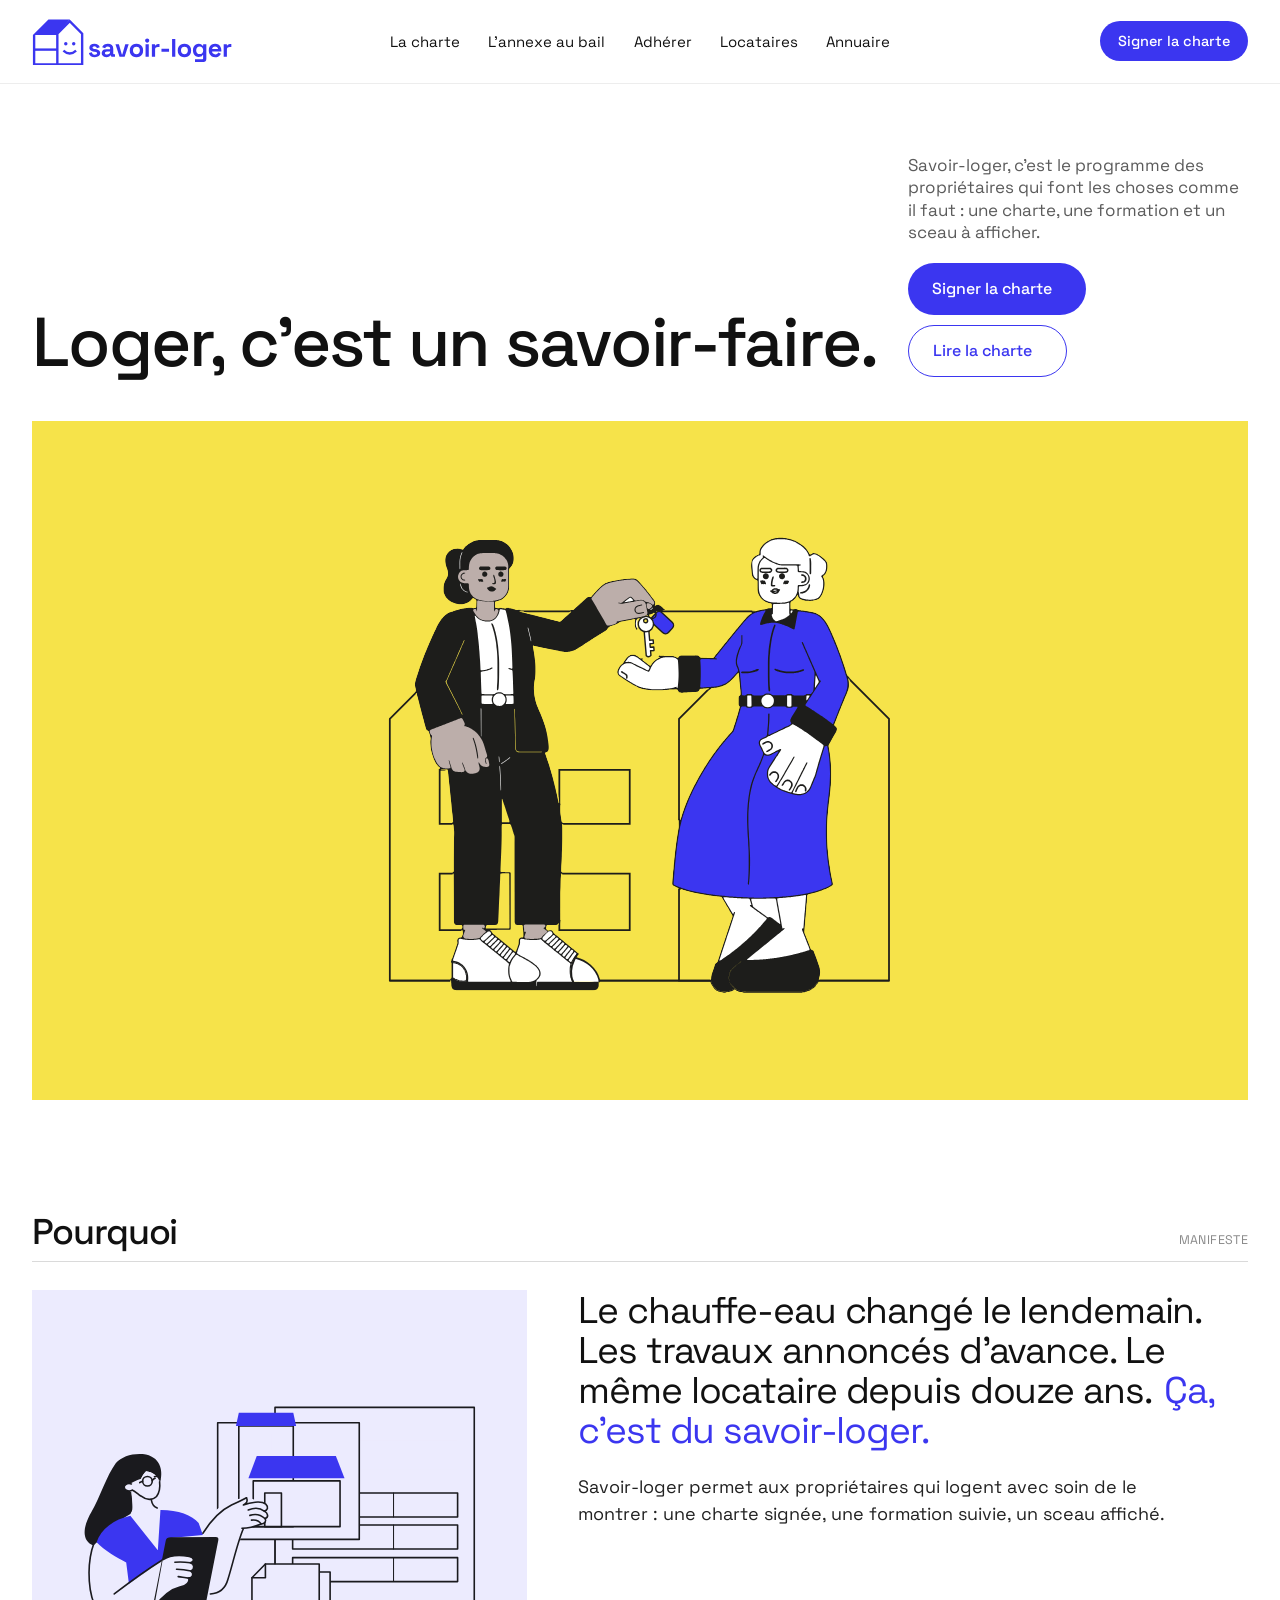
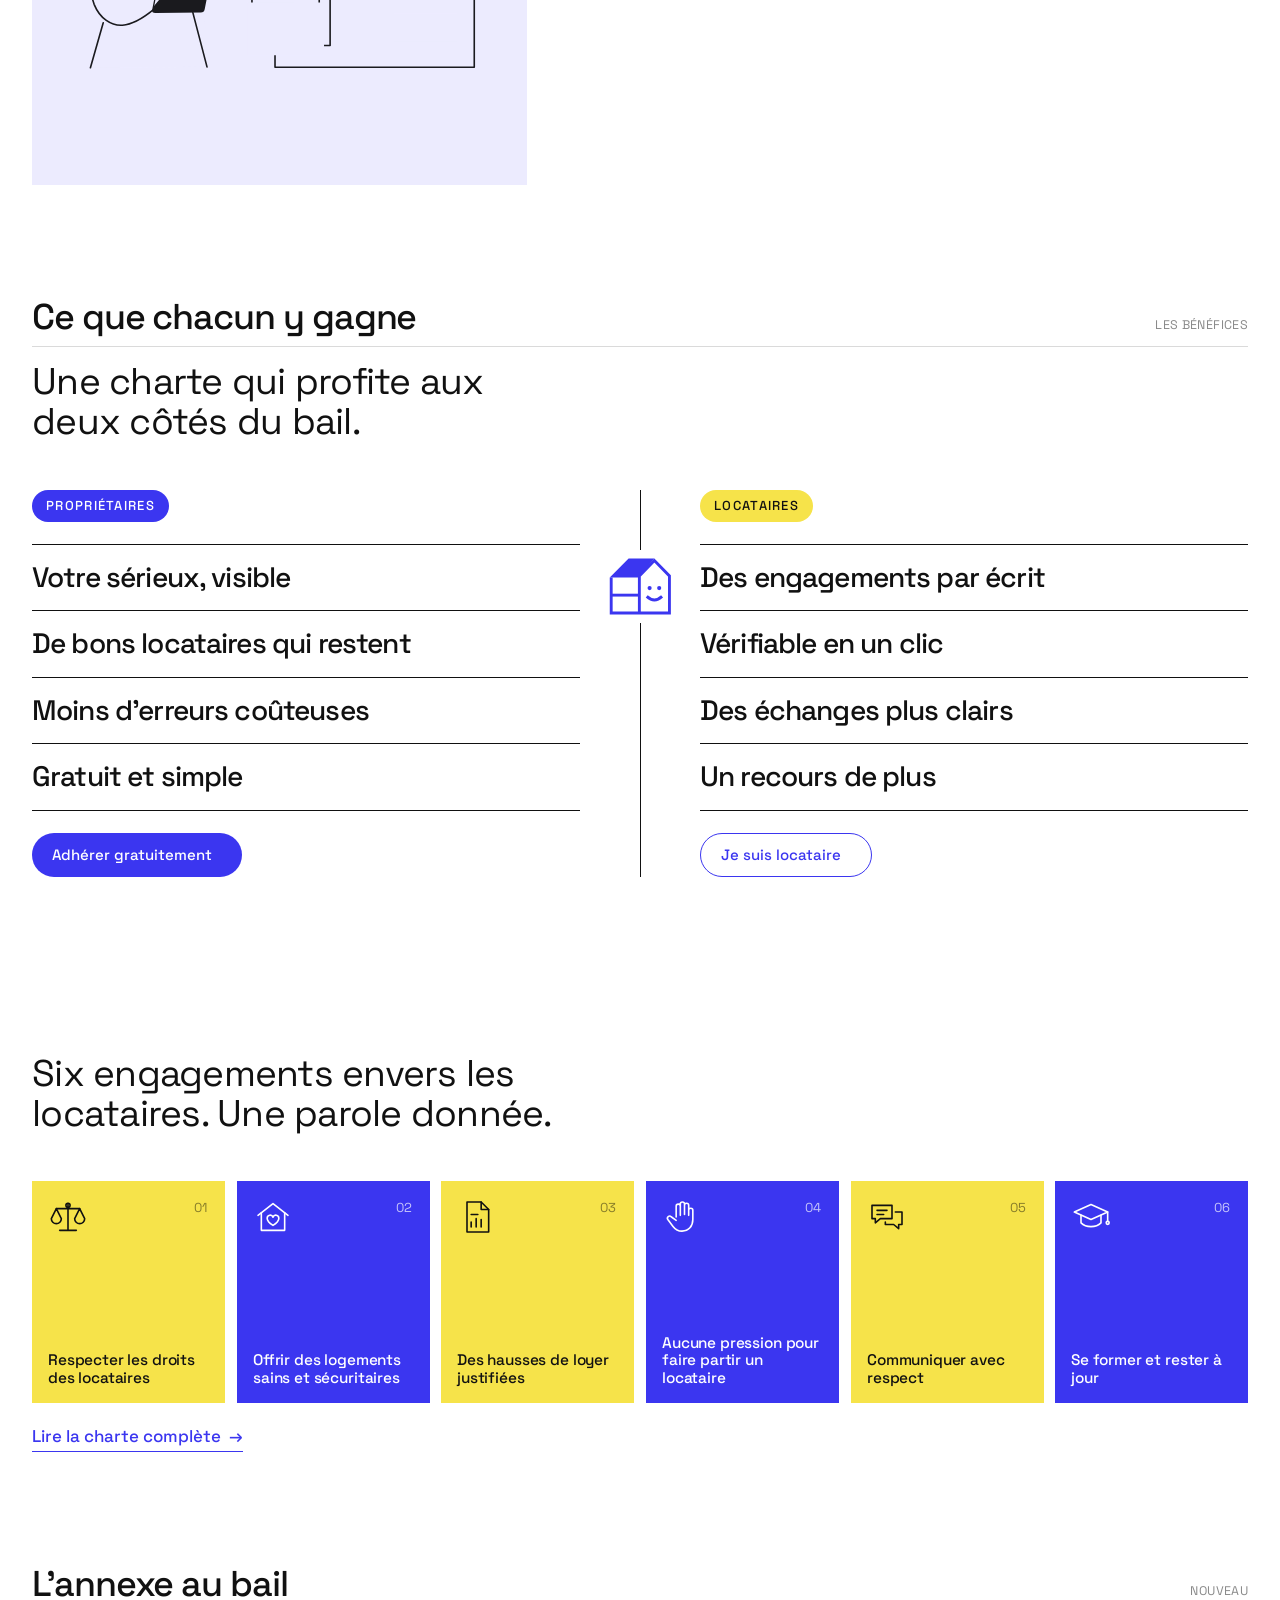
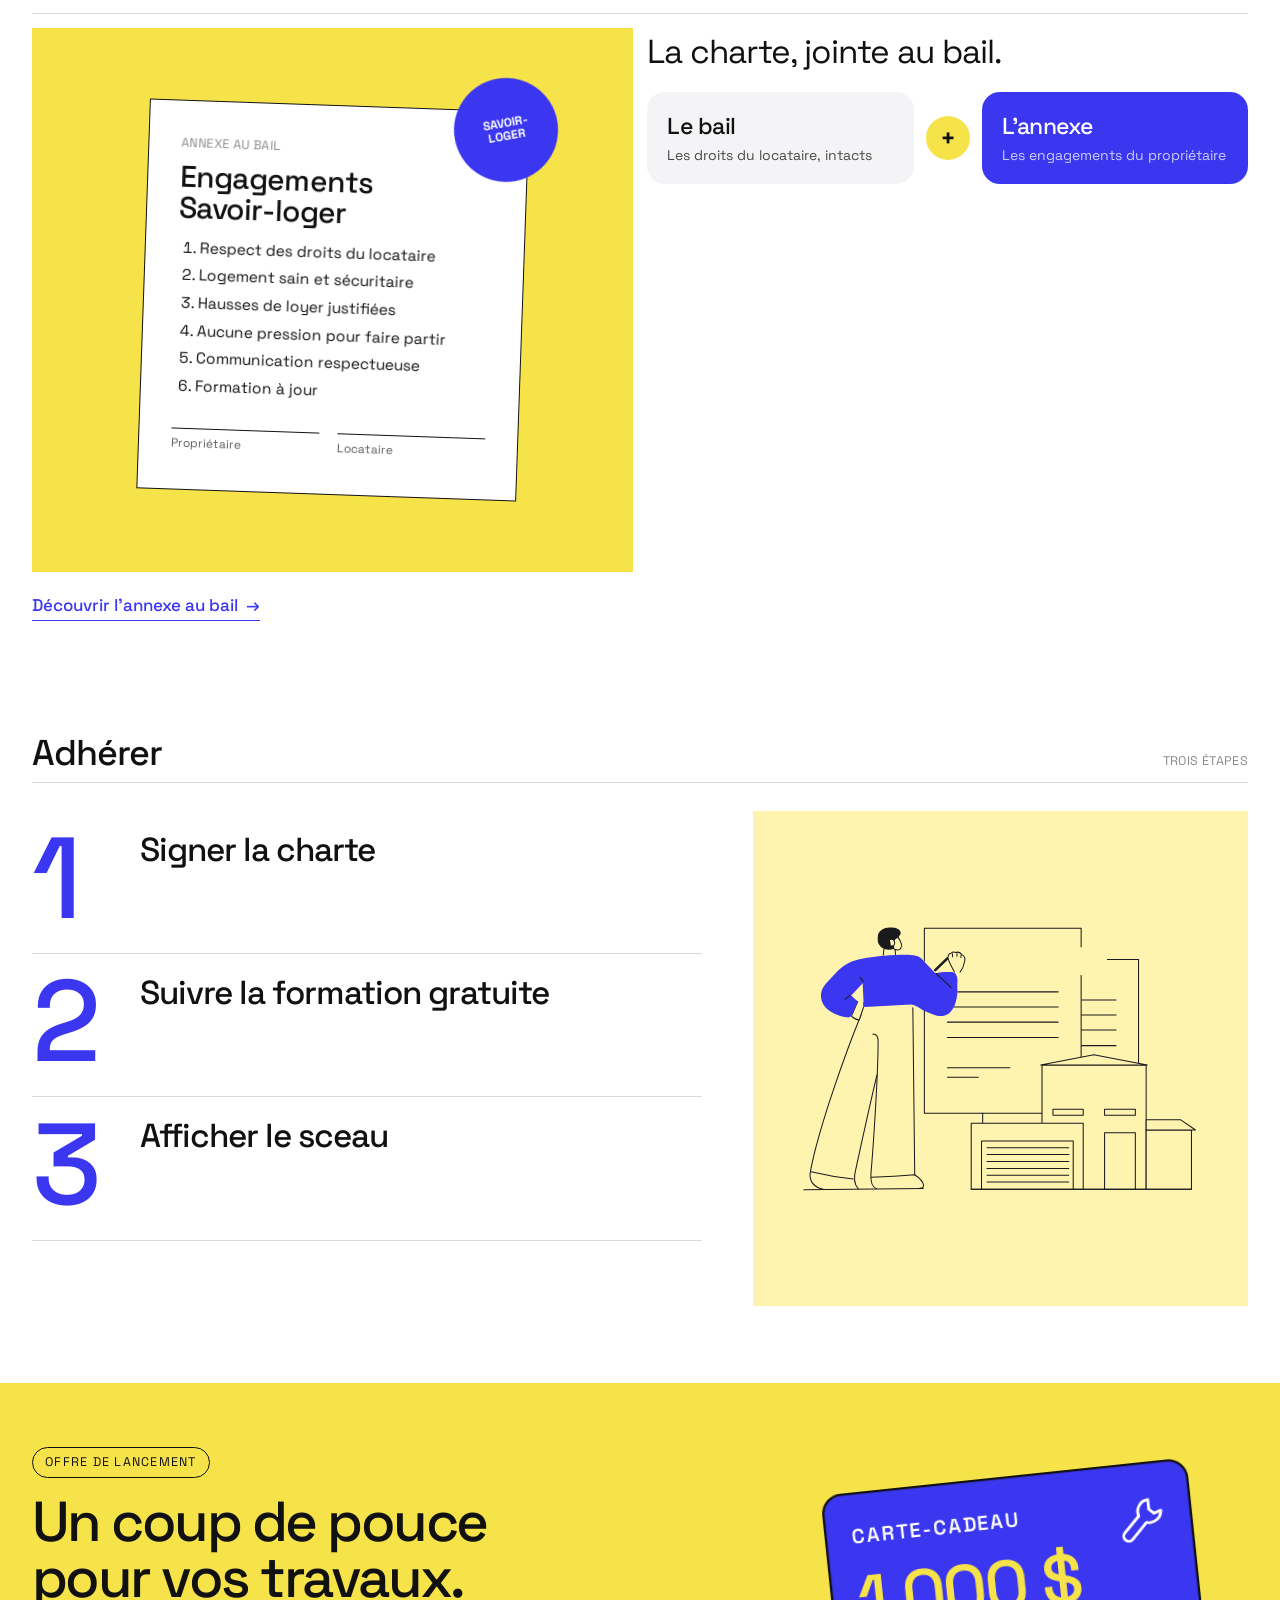
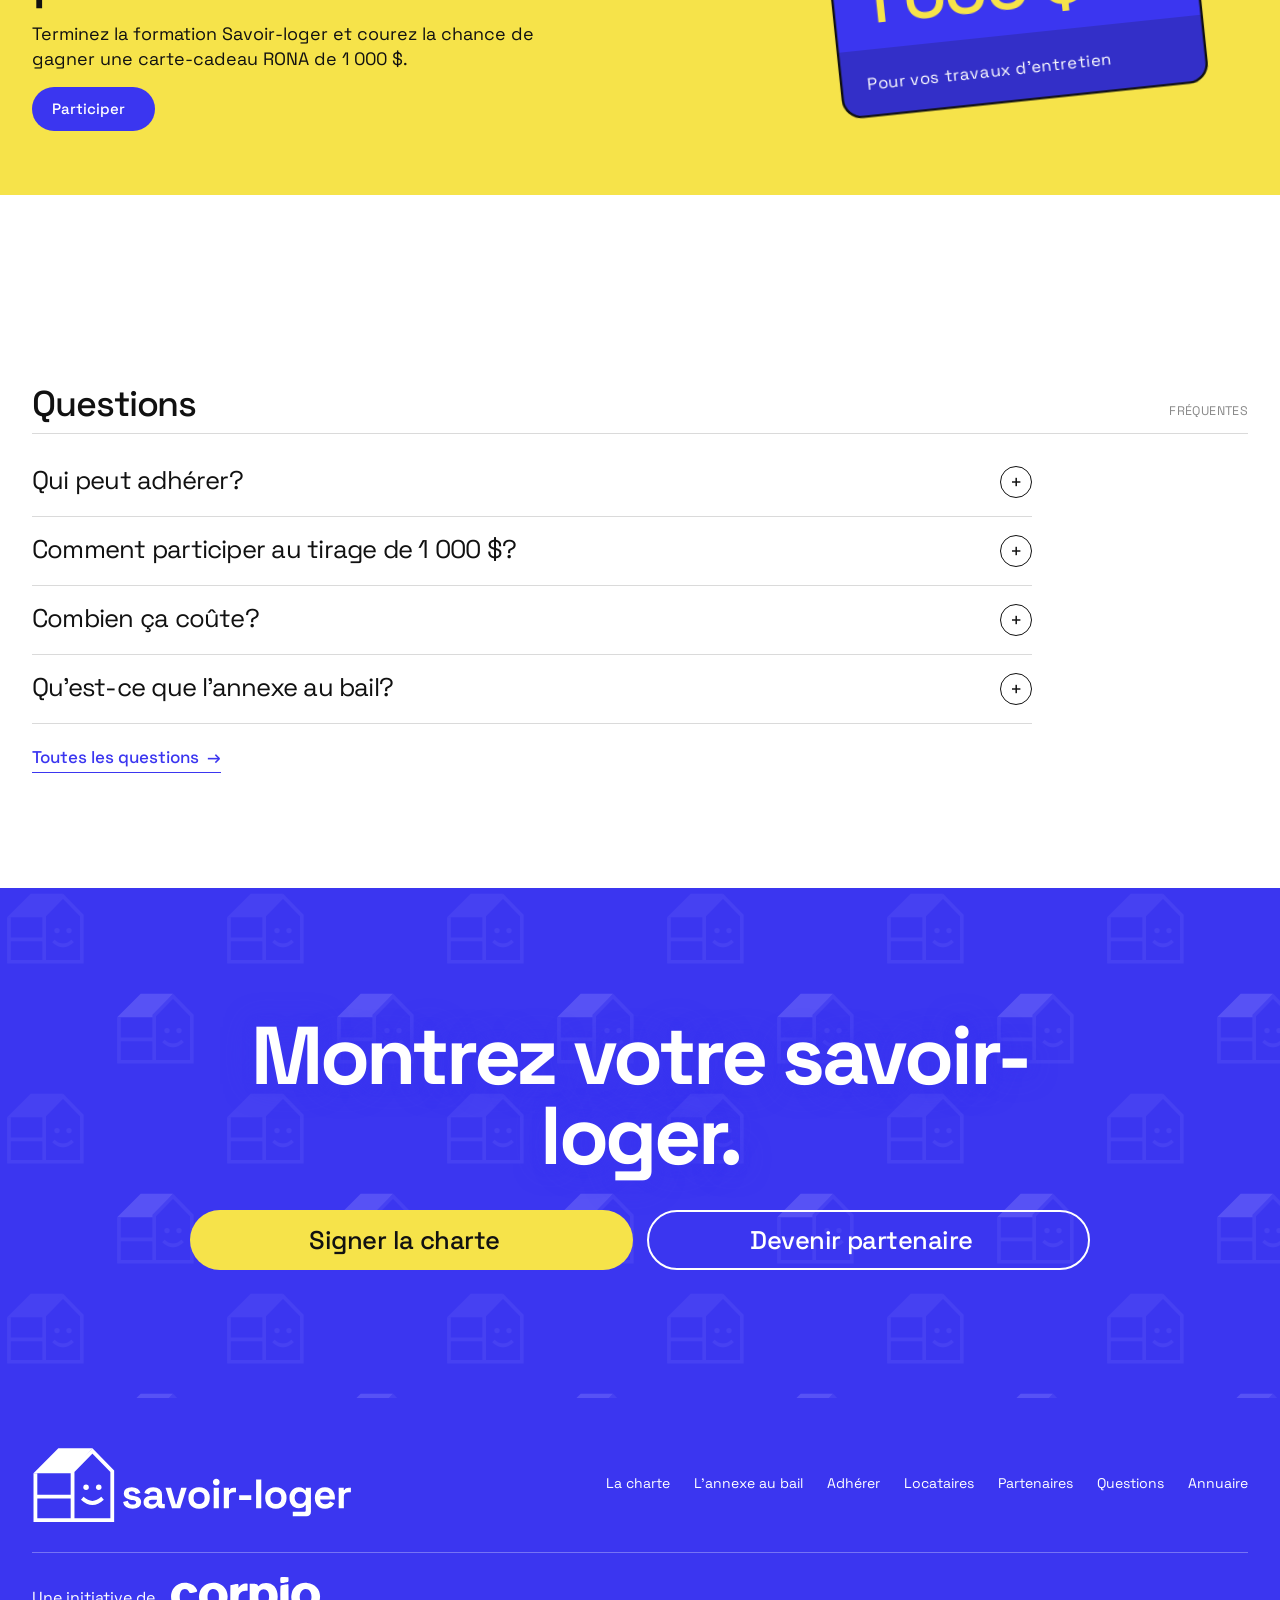
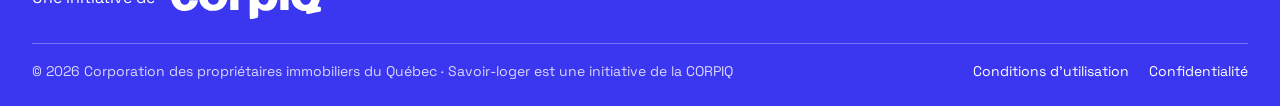
<file: savoirloger_website/index.html>
<!DOCTYPE html>

<html lang="fr-CA"><head><meta charset="utf-8"/><meta content="width=device-width,initial-scale=1" name="viewport"/>
<title>Savoir-loger | Loger, c’est un savoir-faire</title>
<meta content="Savoir-loger : une charte, une formation et un sceau pour les propriétaires qui logent le Québec avec soin. Gratuit." name="description"/>
<meta content="Savoir-loger | Loger, c’est un savoir-faire" property="og:title"/><meta content="Savoir-loger : une charte, une formation et un sceau pour les propriétaires qui logent le Québec avec soin. Gratuit." property="og:description"/><meta content="fr_CA" property="og:locale"/>
<link href="logo/maison-corail.svg" rel="icon" type="image/svg+xml"/>
<link href="https://fonts.googleapis.com" rel="preconnect"/><link crossorigin="" href="https://fonts.gstatic.com" rel="preconnect"/>
<link href="https://fonts.googleapis.com/css2?family=Space+Grotesk:wght@400;500;600;700&amp;display=swap" rel="stylesheet"/>
<link href="style.css" rel="stylesheet"/>
</head><body>
<svg aria-hidden="true" height="0" style="position:absolute" width="0"><symbol id="logo-h" viewbox="0 -4 780 183"><g transform="scale(1.0294) translate(-22 -60)"><polygon fill="currentColor" points="25.5,116.5 84.36,57.64 165,57.64 118,112 118,116.5"></polygon>
<g fill="none" stroke="currentColor" stroke-linejoin="miter" stroke-miterlimit="10" stroke-width="9">
<path d="M30 116.5V228H212V112L165 64L118 112V228"></path>
<path d="M30 172H118"></path>
<path d="M141 176q24 22 48 0"></path>
</g>
<g fill="currentColor"><circle cx="150" cy="150" r="6.5"></circle><circle cx="180" cy="150" r="6.5"></circle></g></g><path d="M27.6 1.4000000000000001Q17.900000000000002 1.4000000000000001 11.700000000000001 -2.8Q5.5 -7.0 4.2 -14.8L15.8 -17.8Q16.5 -14.3 18.15 -12.3Q19.8 -10.3 22.25 -9.45Q24.700000000000003 -8.6 27.6 -8.6Q32.0 -8.6 34.1 -10.15Q36.2 -11.700000000000001 36.2 -14.0Q36.2 -16.3 34.2 -17.55Q32.2 -18.8 27.8 -19.6L25.0 -20.1Q19.8 -21.1 15.5 -22.85Q11.200000000000001 -24.6 8.600000000000001 -27.700000000000003Q6.0 -30.8 6.0 -35.7Q6.0 -43.1 11.4 -47.05Q16.8 -51.0 25.6 -51.0Q33.9 -51.0 39.400000000000006 -47.3Q44.900000000000006 -43.6 46.6 -37.6L34.9 -34.0Q34.1 -37.800000000000004 31.650000000000002 -39.400000000000006Q29.200000000000003 -41.0 25.6 -41.0Q22.0 -41.0 20.1 -39.75Q18.2 -38.5 18.2 -36.300000000000004Q18.2 -33.9 20.200000000000003 -32.75Q22.200000000000003 -31.6 25.6 -31.0L28.400000000000002 -30.5Q34.0 -29.5 38.55 -27.85Q43.1 -26.200000000000003 45.75 -23.150000000000002Q48.400000000000006 -20.1 48.400000000000006 -14.9Q48.400000000000006 -7.1000000000000005 42.75 -2.85Q37.1 1.4000000000000001 27.6 1.4000000000000001ZM72.80000000000001 1.4000000000000001Q67.5 1.4000000000000001 63.300000000000004 -0.45000000000000007Q59.10000000000001 -2.3000000000000003 56.650000000000006 -5.8500000000000005Q54.2 -9.4 54.2 -14.5Q54.2 -19.6 56.650000000000006 -23.05Q59.10000000000001 -26.5 63.45000000000001 -28.25Q67.80000000000001 -30.0 73.4 -30.0H87.0V-32.800000000000004Q87.0 -36.300000000000004 84.80000000000001 -38.550000000000004Q82.60000000000001 -40.800000000000004 77.80000000000001 -40.800000000000004Q73.10000000000001 -40.800000000000004 70.80000000000001 -38.650000000000006Q68.5 -36.5 67.80000000000001 -33.1L56.2 -37.0Q57.400000000000006 -40.800000000000004 60.050000000000004 -43.95Q62.7 -47.1 67.15 -49.05Q71.60000000000001 -51.0 78.0 -51.0Q87.80000000000001 -51.0 93.50000000000001 -46.1Q99.20000000000002 -41.2 99.20000000000002 -31.900000000000002V-13.4Q99.20000000000002 -10.4 102.0 -10.4H106.0V0.0H97.60000000000001Q93.9 0.0 91.5 -1.8Q89.10000000000001 -3.6 89.10000000000001 -6.6000000000000005V-6.7H87.20000000000002Q86.80000000000001 -5.5 85.4 -3.55Q84.0 -1.6 81.0 -0.09999999999999998Q78.0 1.4000000000000001 72.80000000000001 1.4000000000000001ZM75.0 -8.8Q80.30000000000001 -8.8 83.65 -11.75Q87.0 -14.700000000000001 87.0 -19.6V-20.6H74.30000000000001Q70.80000000000001 -20.6 68.80000000000001 -19.1Q66.80000000000001 -17.6 66.80000000000001 -14.9Q66.80000000000001 -12.200000000000001 68.9 -10.5Q71.0 -8.8 75.0 -8.8ZM123.60000000000002 0.0 107.80000000000001 -49.6H121.20000000000002L132.70000000000002 -9.200000000000001H134.50000000000003L146.00000000000003 -49.6H159.40000000000003L143.60000000000002 0.0ZM189.60000000000002 1.4000000000000001Q182.20000000000005 1.4000000000000001 176.30000000000004 -1.6Q170.40000000000003 -4.6000000000000005 167.00000000000003 -10.3Q163.60000000000002 -16.0 163.60000000000002 -24.0V-25.6Q163.60000000000002 -33.6 167.00000000000003 -39.3Q170.40000000000003 -45.0 176.30000000000004 -48.0Q182.20000000000005 -51.0 189.60000000000002 -51.0Q197.00000000000003 -51.0 202.90000000000003 -48.0Q208.80000000000004 -45.0 212.20000000000005 -39.3Q215.60000000000002 -33.6 215.60000000000002 -25.6V-24.0Q215.60000000000002 -16.0 212.20000000000005 -10.3Q208.80000000000004 -4.6000000000000005 202.90000000000003 -1.6Q197.00000000000003 1.4000000000000001 189.60000000000002 1.4000000000000001ZM189.60000000000002 -9.8Q195.40000000000003 -9.8 199.20000000000005 -13.55Q203.00000000000003 -17.3 203.00000000000003 -24.3V-25.3Q203.00000000000003 -32.300000000000004 199.25000000000003 -36.050000000000004Q195.50000000000003 -39.800000000000004 189.60000000000002 -39.800000000000004Q183.80000000000004 -39.800000000000004 180.00000000000003 -36.050000000000004Q176.20000000000002 -32.300000000000004 176.20000000000002 -25.3V-24.3Q176.20000000000002 -17.3 180.00000000000003 -13.55Q183.80000000000004 -9.8 189.60000000000002 -9.8ZM225.20000000000005 0.0V-49.6H237.80000000000004V0.0ZM231.50000000000003 -55.400000000000006Q228.10000000000002 -55.400000000000006 225.75000000000003 -57.60000000000001Q223.40000000000003 -59.800000000000004 223.40000000000003 -63.400000000000006Q223.40000000000003 -67.0 225.75000000000003 -69.2Q228.10000000000002 -71.4 231.50000000000003 -71.4Q235.00000000000003 -71.4 237.3 -69.2Q239.60000000000002 -67.0 239.60000000000002 -63.400000000000006Q239.60000000000002 -59.800000000000004 237.3 -57.60000000000001Q235.00000000000003 -55.400000000000006 231.50000000000003 -55.400000000000006ZM249.80000000000004 0.0V-49.6H262.20000000000005V-44.0H264.00000000000006Q265.1 -47.0 267.65000000000003 -48.400000000000006Q270.20000000000005 -49.800000000000004 273.6 -49.800000000000004H279.6V-38.6H273.40000000000003Q268.6 -38.6 265.5 -36.05Q262.40000000000003 -33.5 262.40000000000003 -28.200000000000003V0.0ZM287.20000000000005 -19.8V-31.200000000000003H316.8V-19.8ZM328.6 0.0V-70.0H341.20000000000005V0.0ZM376.80000000000007 1.4000000000000001Q369.40000000000003 1.4000000000000001 363.5 -1.6Q357.6 -4.6000000000000005 354.20000000000005 -10.3Q350.80000000000007 -16.0 350.80000000000007 -24.0V-25.6Q350.80000000000007 -33.6 354.20000000000005 -39.3Q357.6 -45.0 363.5 -48.0Q369.40000000000003 -51.0 376.80000000000007 -51.0Q384.20000000000005 -51.0 390.1 -48.0Q396.00000000000006 -45.0 399.4000000000001 -39.3Q402.80000000000007 -33.6 402.80000000000007 -25.6V-24.0Q402.80000000000007 -16.0 399.4000000000001 -10.3Q396.00000000000006 -4.6000000000000005 390.1 -1.6Q384.20000000000005 1.4000000000000001 376.80000000000007 1.4000000000000001ZM376.80000000000007 -9.8Q382.6 -9.8 386.40000000000003 -13.55Q390.20000000000005 -17.3 390.20000000000005 -24.3V-25.3Q390.20000000000005 -32.300000000000004 386.45000000000005 -36.050000000000004Q382.70000000000005 -39.800000000000004 376.80000000000007 -39.800000000000004Q371.00000000000006 -39.800000000000004 367.20000000000005 -36.050000000000004Q363.40000000000003 -32.300000000000004 363.40000000000003 -25.3V-24.3Q363.40000000000003 -17.3 367.20000000000005 -13.55Q371.00000000000006 -9.8 376.80000000000007 -9.8ZM410.00000000000006 -24.6V-26.200000000000003Q410.00000000000006 -34.0 413.1 -39.55Q416.20000000000005 -45.1 421.35 -48.05Q426.50000000000006 -51.0 432.6 -51.0Q439.40000000000003 -51.0 442.90000000000003 -48.6Q446.40000000000003 -46.2 448.00000000000006 -43.6H449.80000000000007V-49.6H462.20000000000005V8.8Q462.20000000000005 13.9 459.20000000000005 16.95Q456.20000000000005 20.0 451.20000000000005 20.0H418.00000000000006V9.0H446.80000000000007Q449.6 9.0 449.6 6.0V-6.9H447.80000000000007Q446.80000000000007 -5.300000000000001 445.00000000000006 -3.6500000000000004Q443.20000000000005 -2.0 440.20000000000005 -0.9Q437.20000000000005 0.2 432.6 0.2Q426.50000000000006 0.2 421.35 -2.75Q416.20000000000005 -5.7 413.1 -11.25Q410.00000000000006 -16.8 410.00000000000006 -24.6ZM436.20000000000005 -10.8Q442.00000000000006 -10.8 445.9000000000001 -14.5Q449.80000000000007 -18.2 449.80000000000007 -24.900000000000002V-25.900000000000002Q449.80000000000007 -32.7 445.95000000000005 -36.35Q442.1 -40.0 436.20000000000005 -40.0Q430.40000000000003 -40.0 426.5 -36.35Q422.6 -32.7 422.6 -25.900000000000002V-24.900000000000002Q422.6 -18.2 426.5 -14.5Q430.40000000000003 -10.8 436.20000000000005 -10.8ZM496.80000000000007 1.4000000000000001Q489.40000000000003 1.4000000000000001 483.75 -1.75Q478.1 -4.9 474.95000000000005 -10.650000000000002Q471.80000000000007 -16.400000000000002 471.80000000000007 -24.200000000000003V-25.400000000000002Q471.80000000000007 -33.2 474.9000000000001 -38.95Q478.00000000000006 -44.7 483.6 -47.85Q489.20000000000005 -51.0 496.6 -51.0Q503.90000000000003 -51.0 509.30000000000007 -47.75Q514.7 -44.5 517.7 -38.75Q520.7 -33.0 520.7 -25.400000000000002V-21.1H484.6Q484.80000000000007 -16.0 488.4000000000001 -12.8Q492.00000000000006 -9.600000000000001 497.20000000000005 -9.600000000000001Q502.50000000000006 -9.600000000000001 505.00000000000006 -11.900000000000002Q507.50000000000006 -14.200000000000001 508.80000000000007 -17.0L519.1 -11.600000000000001Q517.7 -9.0 515.0500000000001 -5.95Q512.4000000000001 -2.9000000000000004 508.00000000000006 -0.7500000000000001Q503.6 1.4000000000000001 496.80000000000007 1.4000000000000001ZM484.70000000000005 -30.5H507.90000000000003Q507.50000000000006 -34.800000000000004 504.45000000000005 -37.400000000000006Q501.40000000000003 -40.0 496.50000000000006 -40.0Q491.40000000000003 -40.0 488.40000000000003 -37.400000000000006Q485.40000000000003 -34.800000000000004 484.70000000000005 -30.5ZM529.9000000000001 0.0V-49.6H542.3000000000001V-44.0H544.1000000000001Q545.2 -47.0 547.75 -48.400000000000006Q550.3000000000001 -49.800000000000004 553.7 -49.800000000000004H559.7V-38.6H553.5000000000001Q548.7 -38.6 545.6000000000001 -36.05Q542.5000000000001 -33.5 542.5000000000001 -28.200000000000003V0.0Z" fill="currentColor" transform="translate(217.7 143.5)"></path></symbol><symbol id="maison" viewbox="20 56 200 178"><polygon fill="currentColor" points="25.5,116.5 84.36,57.64 165,57.64 118,112 118,116.5"></polygon>
<g fill="none" stroke="currentColor" stroke-linejoin="miter" stroke-miterlimit="10" stroke-width="9">
<path d="M30 116.5V228H212V112L165 64L118 112V228"></path>
<path d="M30 172H118"></path>
<path d="M141 176q24 22 48 0"></path>
</g>
<g fill="currentColor"><circle cx="150" cy="150" r="6.5"></circle><circle cx="180" cy="150" r="6.5"></circle></g></symbol></svg>
<div aria-hidden="true" class="chargeur" id="chargeur"><img alt="" src="logo/logo-anime-bleu.svg"/></div>
<script>(function(){var c=document.getElementById('chargeur');var vu=false;try{vu=sessionStorage.getItem('sl-charge')==='1';sessionStorage.setItem('sl-charge','1')}catch(e){}
if(vu){c.remove();return}var rm=matchMedia('(prefers-reduced-motion: reduce)').matches;var t0=Date.now(),min=rm?300:2300;
function fin(){setTimeout(function(){c.classList.add('fini');setTimeout(function(){c.remove()},700)},Math.max(0,min-(Date.now()-t0)))}
if(document.readyState==='complete')fin();else addEventListener('load',fin);})();</script>
<a class="skip" href="#main">Aller au contenu</a>
<header class="entete" id="hdr">
<a aria-label="Savoir-loger, accueil" class="logo" href="index.html"><svg aria-label="Savoir-loger" role="img" viewbox="0 -4 780 183"><use href="#logo-h"></use></svg></a>
<nav aria-label="Principal" class="e-liens"><a href="la-charte.html">La charte</a><a href="annexe-au-bail.html">L’annexe au bail</a><a href="adherer.html">Adhérer</a><a href="locataires.html">Locataires</a><a href="annuaire.html">Annuaire</a></nav>
<div class="e-actions"><a class="pil-bleu" href="signer.html">Signer la charte</a><button aria-controls="mega" aria-expanded="false" class="e-menu" id="ouvrir">Menu</button></div>
<div class="mega" hidden="" id="mega"><ul class="mega-liste"><li><a href="la-charte.html"><b>La charte</b><span>Six engagements envers les locataires</span></a></li><li><a href="annexe-au-bail.html"><b>L’annexe au bail</b><span>La charte, jointe à chaque bail</span></a></li><li><a href="adherer.html"><b>Adhérer</b><span>Signer, se former, afficher le sceau</span></a></li><li><a href="locataires.html"><b>Locataires</b><span>Vérifier un propriétaire, signaler un manquement</span></a></li><li><a href="partenaires.html"><b>Partenaires</b><span>Faire connaître Savoir-loger</span></a></li><li><a href="questions.html"><b>Questions</b><span>Tout ce qu’on nous demande</span></a></li><li><a href="annuaire.html"><b>Annuaire</b><span>Trouver un propriétaire signataire</span></a></li></ul></div>
</header>
<main id="main">
<section data-couleur="#FBE9D7" id="accueil">
<div class="tete"><h1>Loger, c’est un savoir‑faire.</h1><div class="tete-d"><p>Savoir-loger, c’est le programme des propriétaires qui font les choses comme il faut : une charte, une formation et un sceau à afficher.</p><div class="boutons accueil-bt"><a class="pil-bleu" href="signer.html">Signer la charte</a><a class="pil-contour" href="la-charte.html">Lire la charte</a></div></div></div>
<div class="panneau-im"><img alt="Une propriétaire remet les clés à sa nouvelle locataire devant deux maisons" class="hero-ill" height="980" src="illustrations/remise-cles.svg" width="1089"/></div>
</section>
<section class="bloc" data-couleur="#F7C948" id="manifeste">
<div class="titre"><h2>Pourquoi</h2><span class="meta">Manifeste</span></div><div class="duo"><figure class="visuel" style="background:#ECEBFE"><img alt="Une propriétaire gère ses logements sur une tablette" loading="lazy" src="illustrations/gestion-ecebfe.svg"/></figure><div class="manif">
<p class="gros">Le chauffe-eau changé le lendemain. Les travaux annoncés d’avance. Le même locataire depuis douze ans. <em>Ça, c’est du savoir-loger.</em></p>
<div class="petit"><p>Savoir-loger permet aux propriétaires qui logent avec soin de le montrer : une charte signée, une formation suivie, un sceau affiché.</p></div>
</div></div>

</section>
<section class="bloc gg" id="pourquoi">
<div class="titre"><h2>Ce que chacun y gagne</h2><span class="meta">Les bénéfices</span></div>
<p class="gros intro-gros">Une charte qui profite aux deux côtés du bail.</p>
<div class="gg-grille">
<div class="gg-col gg-p"><span class="gg-qui">Propriétaires</span><ul class="gg-l"><li><b>Votre sérieux, visible</b></li><li><b>De bons locataires qui restent</b></li><li><b>Moins d’erreurs coûteuses</b></li><li><b>Gratuit et simple</b></li></ul><a class="pil-bleu" href="adherer.html">Adhérer gratuitement</a></div>
<div aria-hidden="true" class="gg-mil"><svg viewbox="0 0 200 178"><use height="178" href="#maison" width="200"></use></svg></div>
<div class="gg-col gg-l2"><span class="gg-qui">Locataires</span><ul class="gg-l"><li><b>Des engagements par écrit</b></li><li><b>Vérifiable en un clic</b></li><li><b>Des échanges plus clairs</b></li><li><b>Un recours de plus</b></li></ul><a class="pil-contour" href="locataires.html">Je suis locataire</a></div>
</div>
</section>
<section class="bloc" id="charte">
<div class="titre"><h2>La charte</h2><span class="meta">Six engagements</span></div>
<p class="gros intro-gros">Six engagements envers les locataires. Une parole donnée.</p>
<ol class="ch-tuiles acc-tuiles"><li><a href="la-charte.html#eng-1" style="--d:0ms"><span class="tu-ic"><svg aria-hidden="true" fill="none" height="40" stroke="currentColor" stroke-linecap="round" stroke-linejoin="round" stroke-width="1.8" viewbox="0 0 48 48" width="40"><path d="M24 8v32M14 40h20M10 14h28"></path><path d="M10 14l-6 12a6 6 0 0 0 12 0zM38 14l-6 12a6 6 0 0 0 12 0z"></path><circle cx="24" cy="10" r="2.5"></circle></svg></span><span class="tu-n">01</span><span class="tu-t">Respecter les droits des locataires</span></a></li><li><a href="la-charte.html#eng-2" style="--d:80ms"><span class="tu-ic"><svg aria-hidden="true" fill="none" height="40" stroke="currentColor" stroke-linecap="round" stroke-linejoin="round" stroke-width="1.8" viewbox="0 0 48 48" width="40"><path d="M6 22 24 8l18 14"></path><path d="M10 19v21h28V19"></path><path d="M24 34s-7-4.2-7-8.6a3.6 3.6 0 0 1 7-1.2 3.6 3.6 0 0 1 7 1.2c0 4.4-7 8.6-7 8.6z"></path></svg></span><span class="tu-n">02</span><span class="tu-t">Offrir des logements sains et sécuritaires</span></a></li><li><a href="la-charte.html#eng-3" style="--d:160ms"><span class="tu-ic"><svg aria-hidden="true" fill="none" height="40" stroke="currentColor" stroke-linecap="round" stroke-linejoin="round" stroke-width="1.8" viewbox="0 0 48 48" width="40"><path d="M12 6h17l9 9v27H12z"></path><path d="M29 6v9h9"></path><path d="M17 36v-6M23 36V26M29 36v-9"></path><path d="M17 21h8"></path></svg></span><span class="tu-n">03</span><span class="tu-t">Des hausses de loyer justifiées</span></a></li><li><a href="la-charte.html#eng-4" style="--d:240ms"><span class="tu-ic"><svg aria-hidden="true" fill="none" height="40" stroke="currentColor" stroke-linecap="round" stroke-linejoin="round" stroke-width="1.8" viewbox="0 0 48 48" width="40"><path d="M17 24V11a2.5 2.5 0 0 1 5 0v11M22 21V8.5a2.5 2.5 0 0 1 5 0V21M27 21V10a2.5 2.5 0 0 1 5 0v12M32 22v-6a2.5 2.5 0 0 1 5 0v11c0 8-5 14-13 14-5 0-8-2-11-6l-6-8a2.6 2.6 0 0 1 4-3.3L17 28"></path></svg></span><span class="tu-n">04</span><span class="tu-t">Aucune pression pour faire partir un locataire</span></a></li><li><a href="la-charte.html#eng-5" style="--d:320ms"><span class="tu-ic"><svg aria-hidden="true" fill="none" height="40" stroke="currentColor" stroke-linecap="round" stroke-linejoin="round" stroke-width="1.8" viewbox="0 0 48 48" width="40"><path d="M6 10h24v16H16l-6 5v-5H6z"></path><path d="M34 18h8v15h-4v5l-6-5H22v-3"></path><path d="M12 16h12M12 21h8"></path></svg></span><span class="tu-n">05</span><span class="tu-t">Communiquer avec respect</span></a></li><li><a href="la-charte.html#eng-6" style="--d:400ms"><span class="tu-ic"><svg aria-hidden="true" fill="none" height="40" stroke="currentColor" stroke-linecap="round" stroke-linejoin="round" stroke-width="1.8" viewbox="0 0 48 48" width="40"><path d="M4 18 24 9l20 9-20 9z"></path><path d="M12 22v9c3 3 7 4.5 12 4.5s9-1.5 12-4.5v-9"></path><path d="M44 18v11"></path><circle cx="44" cy="31" r="1.8"></circle></svg></span><span class="tu-n">06</span><span class="tu-t">Se former et rester à jour</span></a></li></ol>
<a class="lien-suite" href="la-charte.html">Lire la charte complète</a>
</section>
<section class="bloc" data-couleur="#FBE9D7" id="annexe">
<div class="titre"><h2>L’annexe au bail</h2><span class="meta">Nouveau</span></div>
<div class="annexe">
<div class="panneau"><div class="feuille"><span class="sceau">Savoir-<br/>loger</span><span class="meta"><span>Annexe au bail</span></span><b>Engagements Savoir‑loger</b><ol><li>Respect des droits du locataire</li><li>Logement sain et sécuritaire</li><li>Hausses de loyer justifiées</li><li>Aucune pression pour faire partir</li><li>Communication respectueuse</li><li>Formation à jour</li></ol><div class="sig"><span>Propriétaire</span><span>Locataire</span></div></div></div>
<div class="texte">
<p class="gros">La charte, jointe au bail.</p>
<div aria-label="Le bail plus l’annexe Savoir-loger" class="equation">
<span class="eq-b"><b>Le bail</b><small>Les droits du locataire, intacts</small></span>
<span aria-hidden="true" class="eq-plus">+</span>
<span class="eq-a"><b>L’annexe</b><small>Les engagements du propriétaire</small></span>
</div>
</div>
</div>
<a class="lien-suite" href="annexe-au-bail.html">Découvrir l’annexe au bail</a>
</section>
<section class="bloc" data-couleur="#7E87C9" id="adherer">
<div class="titre"><h2>Adhérer</h2><span class="meta">Trois étapes</span></div><div class="duo inverse"><figure class="visuel" style="background:#FFF3B0"><img alt="Un propriétaire remplit un formulaire et coche les étapes" loading="lazy" src="illustrations/verification-fff3b0.svg"/></figure><ol class="etapes">
<li><span class="num">1</span><h3>Signer la charte</h3></li>
<li><span class="num">2</span><h3>Suivre la formation gratuite</h3></li>
<li><span class="num">3</span><h3>Afficher le sceau</h3></li>
</ol></div>

</section>
<section class="tr-bande" id="tirage-accueil">
<div class="tr-in">
<div class="tr-tx"><span class="tr-tag">Offre de lancement</span><h2>Un coup de pouce pour vos travaux.</h2><p>Terminez la formation Savoir-loger et courez la chance de gagner une carte-cadeau RONA de 1 000 $.</p>
<div class="boutons"><a class="pil-bleu" href="adherer.html#tirage">Participer</a></div></div>
<div class="tr-vis"><svg aria-hidden="true" class="tr-carte" viewbox="0 0 320 200">
<rect fill="#3B36F0" height="188" rx="16" stroke="#111" stroke-width="2" width="308" x="6" y="6"></rect>
<path d="M6 138H314V178a16 16 0 0 1-16 16H22a16 16 0 0 1-16-16Z" fill="#111" opacity=".18"></path>
<text fill="#fff" font-family="Space Grotesk, system-ui, sans-serif" font-size="17" font-weight="600" letter-spacing="1.5" x="28" y="48">CARTE-CADEAU</text>
<text fill="#F6E34A" font-family="Space Grotesk, system-ui, sans-serif" font-size="58" font-weight="500" letter-spacing="-2" x="28" y="116">1 000 $</text>
<g transform="translate(250 30)"><g class="tr-outil" fill="none" stroke="#fff" stroke-linecap="round" stroke-linejoin="round" stroke-width="2.4"><path d="M29 7a10 10 0 0 0-9 13L7 33a4.2 4.2 0 0 0 6 6l13-13a10 10 0 0 0 13-9l-6 2-4-4z"></path></g></g>
<text fill="#fff" font-family="Space Grotesk, system-ui, sans-serif" font-size="14" letter-spacing=".5" x="28" y="172">Pour vos travaux d’entretien</text>
</svg></div>
</div></section>
<section class="bloc" data-couleur="#F7C948" id="faq">
<div class="titre"><h2>Questions</h2><span class="meta">Fréquentes</span></div>
<div class="faq">
<details class="qa"><summary>Qui peut adhérer?</summary><div class="r"><p>Tous les propriétaires de logements locatifs au Québec.</p></div></details>
<details class="qa"><summary>Comment participer au tirage de 1 000 $?</summary><div class="r"><p>Terminez la formation Savoir-loger pendant la période de lancement : vous êtes inscrit automatiquement au tirage d’une carte-cadeau RONA de 1 000 $. Aucun achat requis. Les détails du tirage seront publiés au lancement.</p></div></details>
<details class="qa"><summary>Combien ça coûte?</summary><div class="r"><p>Rien. L’adhésion à Savoir-loger, la formation et le sceau sont gratuits.</p></div></details>
<details class="qa"><summary>Qu’est-ce que l’annexe au bail?</summary><div class="r"><p>Un document joint au bail qui reprend les engagements de la charte. Elle ajoute des engagements du propriétaire. Elle ne modifie pas le bail ni les droits du locataire.</p></div></details>
</div><a class="lien-suite" href="questions.html">Toutes les questions</a>
</section>
<section class="fin" data-couleur="#FBE9D7" id="signer">
<p class="gros">Montrez votre savoir-loger.</p>
<div class="gp"><a class="gpil" href="signer.html">Signer la charte</a><a class="gpil contour" href="partenaires.html">Devenir partenaire</a></div>
</section>
</main>
<footer class="pied"><div class="p-in"><a aria-label="Savoir-loger, accueil" class="logo" href="index.html"><svg aria-label="Savoir-loger" role="img" viewbox="0 -4 780 183"><use href="#logo-h"></use></svg></a><nav aria-label="Pied de page"><a href="la-charte.html">La charte</a><a href="annexe-au-bail.html">L’annexe au bail</a><a href="adherer.html">Adhérer</a><a href="locataires.html">Locataires</a><a href="partenaires.html">Partenaires</a><a href="questions.html">Questions</a><a href="annuaire.html">Annuaire</a></nav></div><div class="p-corpiq"><span>Une initiative de</span><a aria-label="CORPIQ" href="https://www.corpiq.com"><img alt="CORPIQ" height="43" src="logo/corpiq-blanc.svg" width="150"/></a></div><div class="p-bas"><span>© 2026 Corporation des propriétaires immobiliers du Québec · Savoir-loger est une initiative de la CORPIQ</span><nav aria-label="Liens légaux"><a href="https://www.corpiq.com/fr/conditions-utilisation.html">Conditions d’utilisation</a><a href="https://www.corpiq.com/fr/politique-de-confidentialite.html">Confidentialité</a></nav></div></footer>
<script src="site.js"></script>
</body></html>
</file>
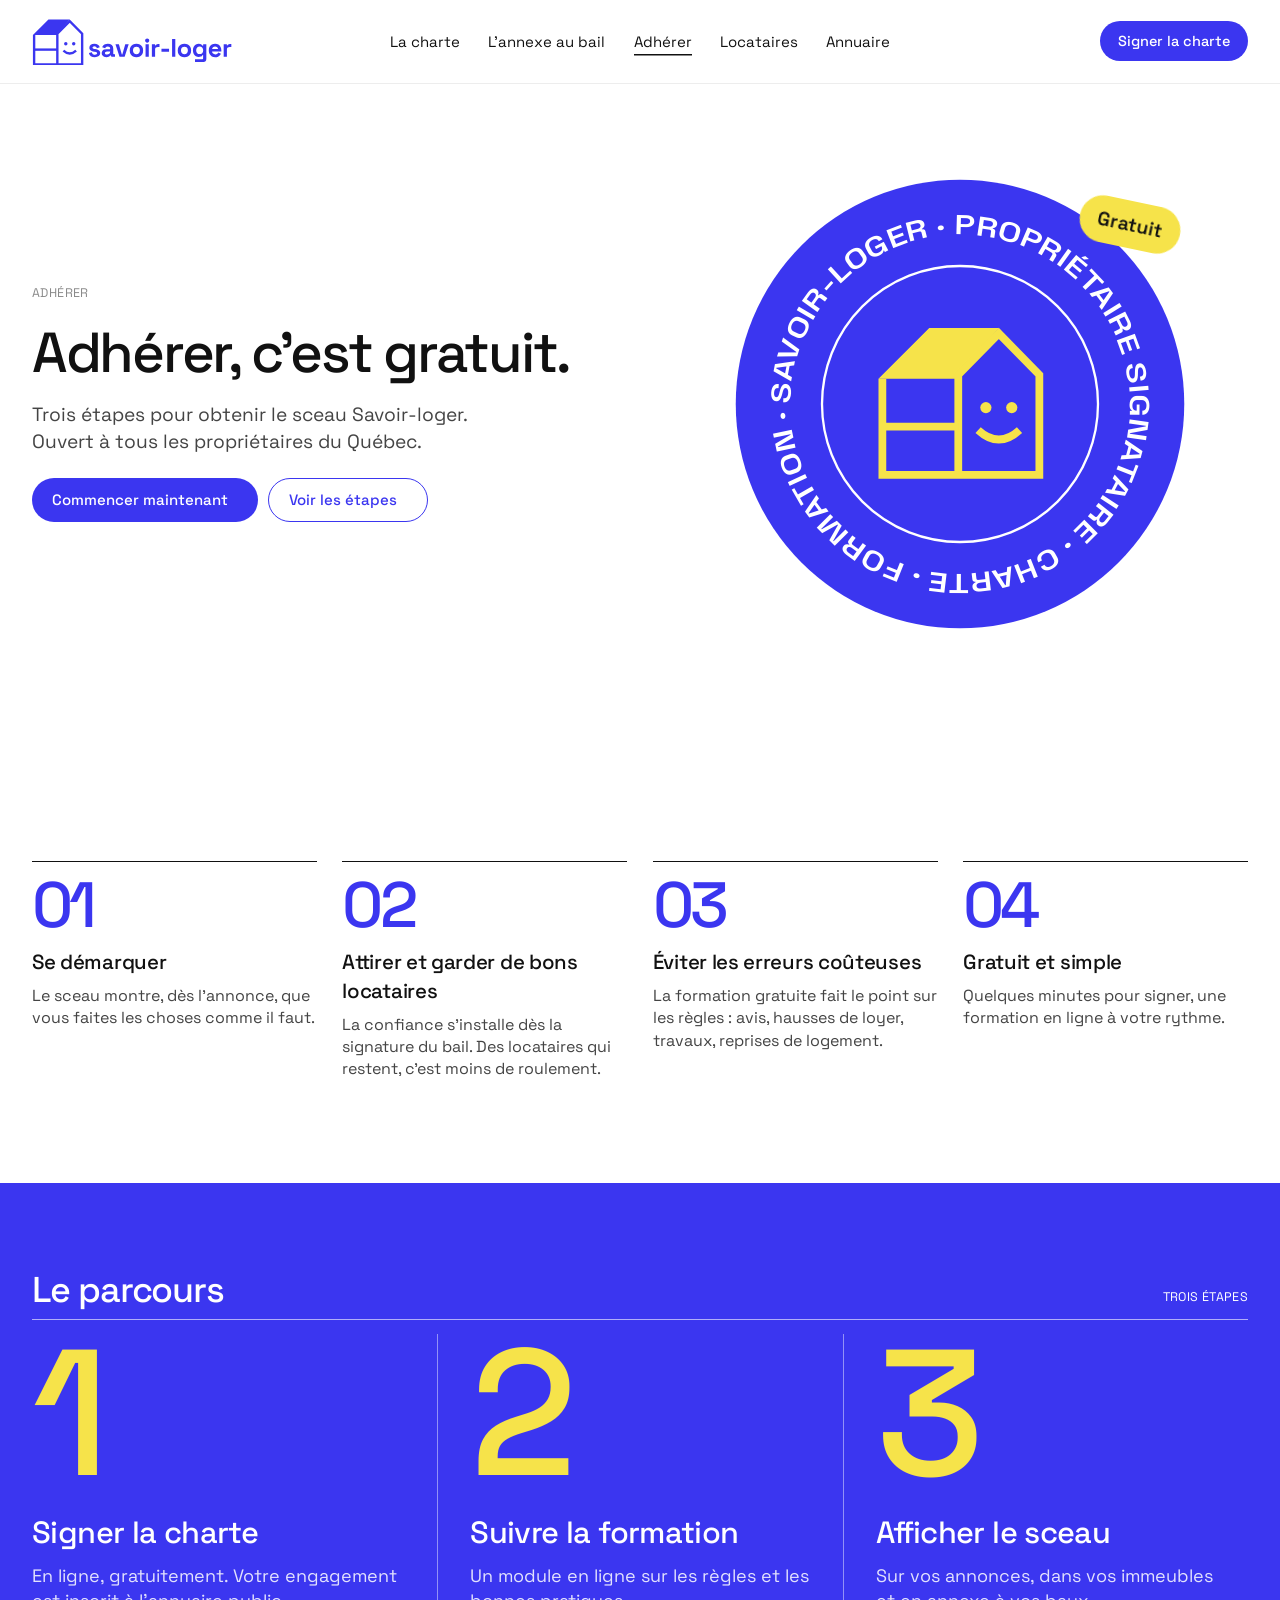
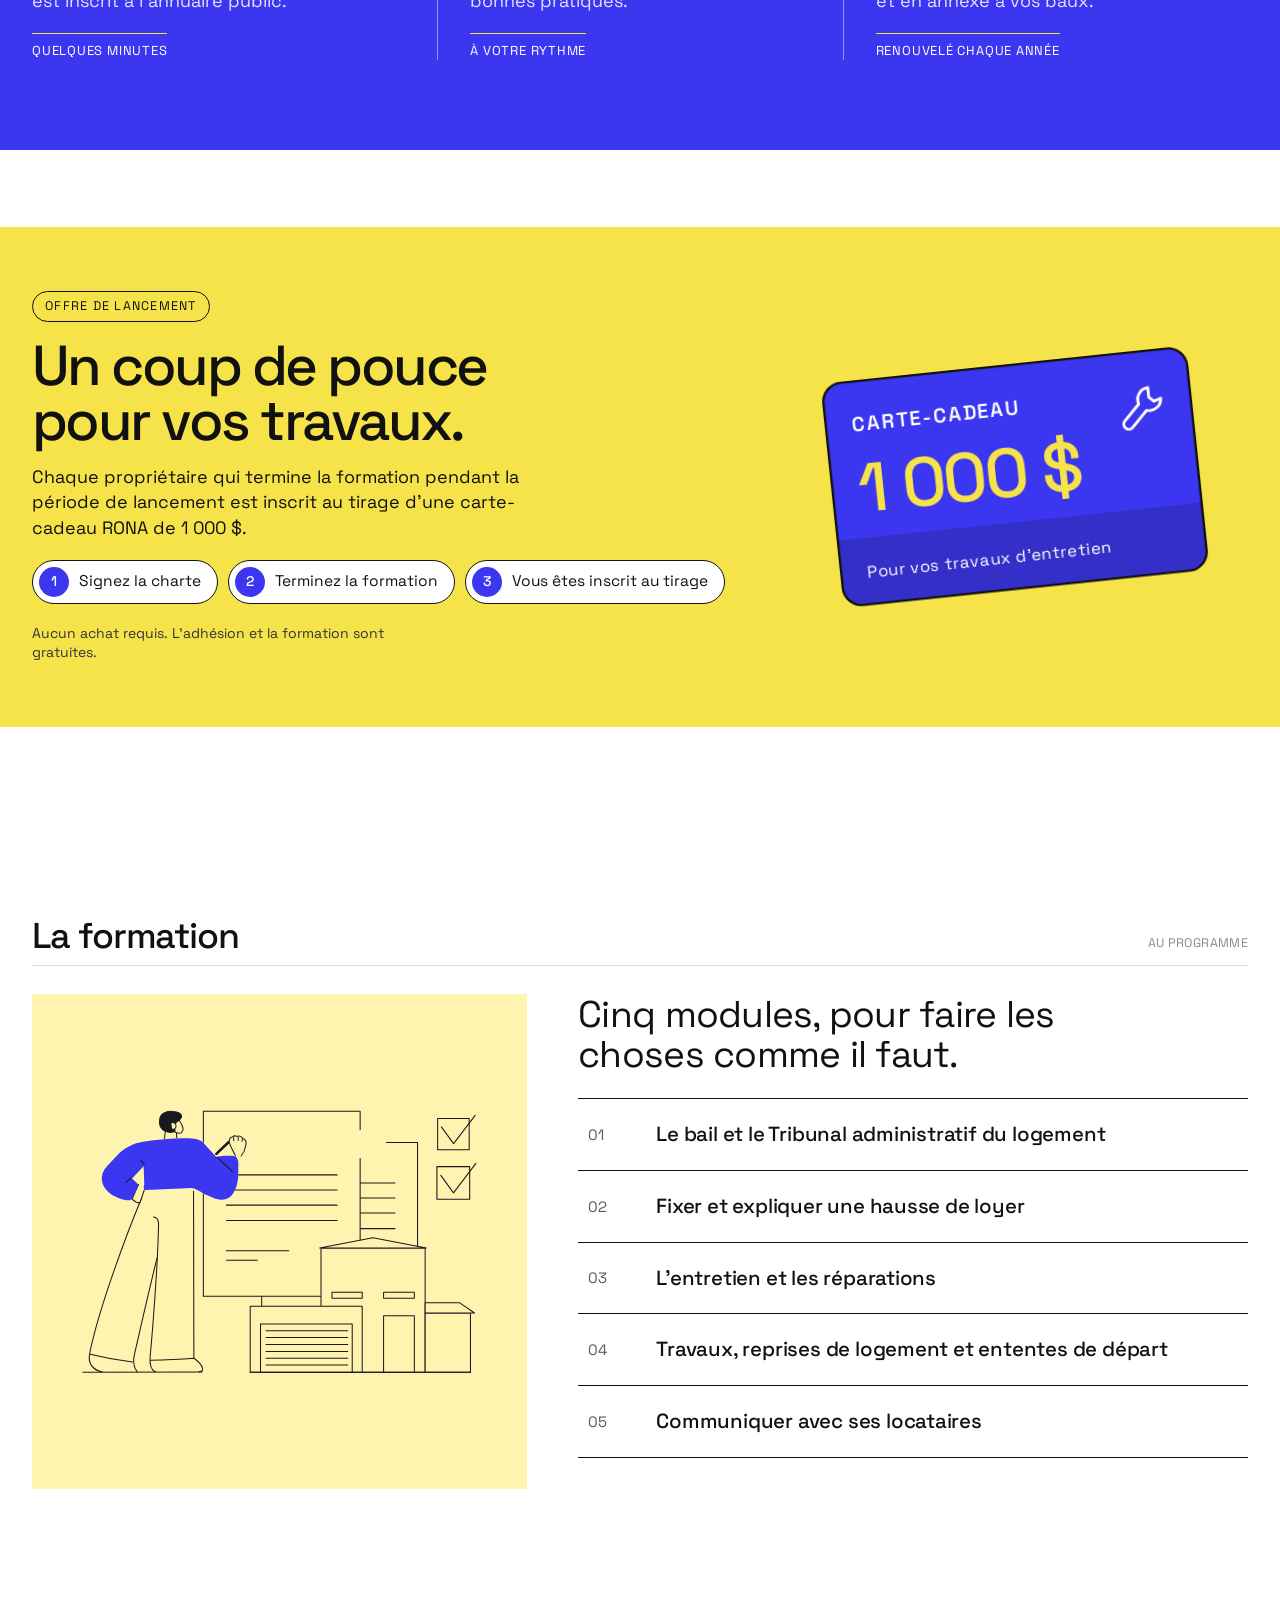
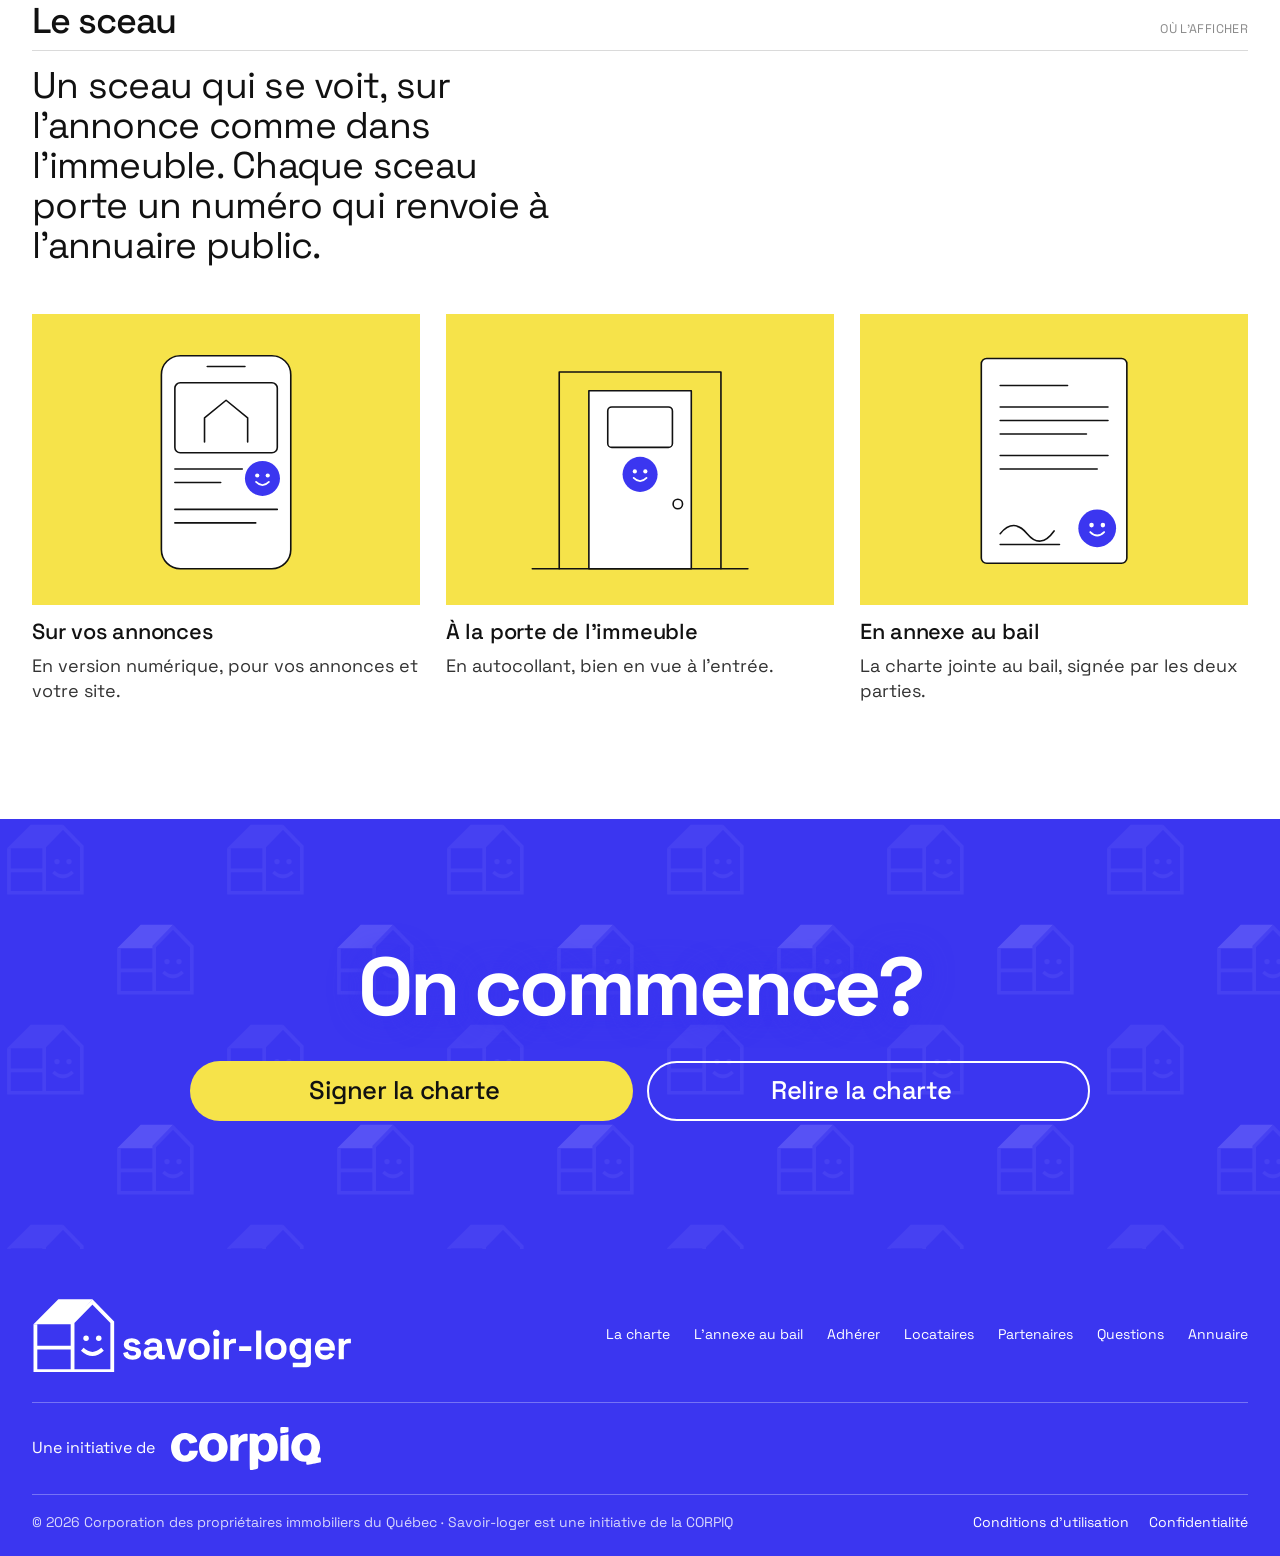
<file: savoirloger_website/adherer.html>
<!DOCTYPE html>

<html lang="fr-CA"><head><meta charset="utf-8"/><meta content="width=device-width,initial-scale=1" name="viewport"/>
<title>Adhérer | Savoir-loger</title>
<meta content="Adhérer à Savoir-loger : signer la charte, suivre la formation et afficher le sceau. Gratuit." name="description"/>
<meta content="Adhérer | Savoir-loger" property="og:title"/><meta content="Adhérer à Savoir-loger : signer la charte, suivre la formation et afficher le sceau. Gratuit." property="og:description"/><meta content="fr_CA" property="og:locale"/>
<link href="logo/maison-corail.svg" rel="icon" type="image/svg+xml"/>
<link href="https://fonts.googleapis.com" rel="preconnect"/><link crossorigin="" href="https://fonts.gstatic.com" rel="preconnect"/>
<link href="https://fonts.googleapis.com/css2?family=Space+Grotesk:wght@400;500;600;700&amp;display=swap" rel="stylesheet"/>
<link href="style.css" rel="stylesheet"/>
</head><body>
<svg aria-hidden="true" height="0" style="position:absolute" width="0"><symbol id="logo-h" viewbox="0 -4 780 183"><g transform="scale(1.0294) translate(-22 -60)"><polygon fill="currentColor" points="25.5,116.5 84.36,57.64 165,57.64 118,112 118,116.5"></polygon>
<g fill="none" stroke="currentColor" stroke-linejoin="miter" stroke-miterlimit="10" stroke-width="9">
<path d="M30 116.5V228H212V112L165 64L118 112V228"></path>
<path d="M30 172H118"></path>
<path d="M141 176q24 22 48 0"></path>
</g>
<g fill="currentColor"><circle cx="150" cy="150" r="6.5"></circle><circle cx="180" cy="150" r="6.5"></circle></g></g><path d="M27.6 1.4000000000000001Q17.900000000000002 1.4000000000000001 11.700000000000001 -2.8Q5.5 -7.0 4.2 -14.8L15.8 -17.8Q16.5 -14.3 18.15 -12.3Q19.8 -10.3 22.25 -9.45Q24.700000000000003 -8.6 27.6 -8.6Q32.0 -8.6 34.1 -10.15Q36.2 -11.700000000000001 36.2 -14.0Q36.2 -16.3 34.2 -17.55Q32.2 -18.8 27.8 -19.6L25.0 -20.1Q19.8 -21.1 15.5 -22.85Q11.200000000000001 -24.6 8.600000000000001 -27.700000000000003Q6.0 -30.8 6.0 -35.7Q6.0 -43.1 11.4 -47.05Q16.8 -51.0 25.6 -51.0Q33.9 -51.0 39.400000000000006 -47.3Q44.900000000000006 -43.6 46.6 -37.6L34.9 -34.0Q34.1 -37.800000000000004 31.650000000000002 -39.400000000000006Q29.200000000000003 -41.0 25.6 -41.0Q22.0 -41.0 20.1 -39.75Q18.2 -38.5 18.2 -36.300000000000004Q18.2 -33.9 20.200000000000003 -32.75Q22.200000000000003 -31.6 25.6 -31.0L28.400000000000002 -30.5Q34.0 -29.5 38.55 -27.85Q43.1 -26.200000000000003 45.75 -23.150000000000002Q48.400000000000006 -20.1 48.400000000000006 -14.9Q48.400000000000006 -7.1000000000000005 42.75 -2.85Q37.1 1.4000000000000001 27.6 1.4000000000000001ZM72.80000000000001 1.4000000000000001Q67.5 1.4000000000000001 63.300000000000004 -0.45000000000000007Q59.10000000000001 -2.3000000000000003 56.650000000000006 -5.8500000000000005Q54.2 -9.4 54.2 -14.5Q54.2 -19.6 56.650000000000006 -23.05Q59.10000000000001 -26.5 63.45000000000001 -28.25Q67.80000000000001 -30.0 73.4 -30.0H87.0V-32.800000000000004Q87.0 -36.300000000000004 84.80000000000001 -38.550000000000004Q82.60000000000001 -40.800000000000004 77.80000000000001 -40.800000000000004Q73.10000000000001 -40.800000000000004 70.80000000000001 -38.650000000000006Q68.5 -36.5 67.80000000000001 -33.1L56.2 -37.0Q57.400000000000006 -40.800000000000004 60.050000000000004 -43.95Q62.7 -47.1 67.15 -49.05Q71.60000000000001 -51.0 78.0 -51.0Q87.80000000000001 -51.0 93.50000000000001 -46.1Q99.20000000000002 -41.2 99.20000000000002 -31.900000000000002V-13.4Q99.20000000000002 -10.4 102.0 -10.4H106.0V0.0H97.60000000000001Q93.9 0.0 91.5 -1.8Q89.10000000000001 -3.6 89.10000000000001 -6.6000000000000005V-6.7H87.20000000000002Q86.80000000000001 -5.5 85.4 -3.55Q84.0 -1.6 81.0 -0.09999999999999998Q78.0 1.4000000000000001 72.80000000000001 1.4000000000000001ZM75.0 -8.8Q80.30000000000001 -8.8 83.65 -11.75Q87.0 -14.700000000000001 87.0 -19.6V-20.6H74.30000000000001Q70.80000000000001 -20.6 68.80000000000001 -19.1Q66.80000000000001 -17.6 66.80000000000001 -14.9Q66.80000000000001 -12.200000000000001 68.9 -10.5Q71.0 -8.8 75.0 -8.8ZM123.60000000000002 0.0 107.80000000000001 -49.6H121.20000000000002L132.70000000000002 -9.200000000000001H134.50000000000003L146.00000000000003 -49.6H159.40000000000003L143.60000000000002 0.0ZM189.60000000000002 1.4000000000000001Q182.20000000000005 1.4000000000000001 176.30000000000004 -1.6Q170.40000000000003 -4.6000000000000005 167.00000000000003 -10.3Q163.60000000000002 -16.0 163.60000000000002 -24.0V-25.6Q163.60000000000002 -33.6 167.00000000000003 -39.3Q170.40000000000003 -45.0 176.30000000000004 -48.0Q182.20000000000005 -51.0 189.60000000000002 -51.0Q197.00000000000003 -51.0 202.90000000000003 -48.0Q208.80000000000004 -45.0 212.20000000000005 -39.3Q215.60000000000002 -33.6 215.60000000000002 -25.6V-24.0Q215.60000000000002 -16.0 212.20000000000005 -10.3Q208.80000000000004 -4.6000000000000005 202.90000000000003 -1.6Q197.00000000000003 1.4000000000000001 189.60000000000002 1.4000000000000001ZM189.60000000000002 -9.8Q195.40000000000003 -9.8 199.20000000000005 -13.55Q203.00000000000003 -17.3 203.00000000000003 -24.3V-25.3Q203.00000000000003 -32.300000000000004 199.25000000000003 -36.050000000000004Q195.50000000000003 -39.800000000000004 189.60000000000002 -39.800000000000004Q183.80000000000004 -39.800000000000004 180.00000000000003 -36.050000000000004Q176.20000000000002 -32.300000000000004 176.20000000000002 -25.3V-24.3Q176.20000000000002 -17.3 180.00000000000003 -13.55Q183.80000000000004 -9.8 189.60000000000002 -9.8ZM225.20000000000005 0.0V-49.6H237.80000000000004V0.0ZM231.50000000000003 -55.400000000000006Q228.10000000000002 -55.400000000000006 225.75000000000003 -57.60000000000001Q223.40000000000003 -59.800000000000004 223.40000000000003 -63.400000000000006Q223.40000000000003 -67.0 225.75000000000003 -69.2Q228.10000000000002 -71.4 231.50000000000003 -71.4Q235.00000000000003 -71.4 237.3 -69.2Q239.60000000000002 -67.0 239.60000000000002 -63.400000000000006Q239.60000000000002 -59.800000000000004 237.3 -57.60000000000001Q235.00000000000003 -55.400000000000006 231.50000000000003 -55.400000000000006ZM249.80000000000004 0.0V-49.6H262.20000000000005V-44.0H264.00000000000006Q265.1 -47.0 267.65000000000003 -48.400000000000006Q270.20000000000005 -49.800000000000004 273.6 -49.800000000000004H279.6V-38.6H273.40000000000003Q268.6 -38.6 265.5 -36.05Q262.40000000000003 -33.5 262.40000000000003 -28.200000000000003V0.0ZM287.20000000000005 -19.8V-31.200000000000003H316.8V-19.8ZM328.6 0.0V-70.0H341.20000000000005V0.0ZM376.80000000000007 1.4000000000000001Q369.40000000000003 1.4000000000000001 363.5 -1.6Q357.6 -4.6000000000000005 354.20000000000005 -10.3Q350.80000000000007 -16.0 350.80000000000007 -24.0V-25.6Q350.80000000000007 -33.6 354.20000000000005 -39.3Q357.6 -45.0 363.5 -48.0Q369.40000000000003 -51.0 376.80000000000007 -51.0Q384.20000000000005 -51.0 390.1 -48.0Q396.00000000000006 -45.0 399.4000000000001 -39.3Q402.80000000000007 -33.6 402.80000000000007 -25.6V-24.0Q402.80000000000007 -16.0 399.4000000000001 -10.3Q396.00000000000006 -4.6000000000000005 390.1 -1.6Q384.20000000000005 1.4000000000000001 376.80000000000007 1.4000000000000001ZM376.80000000000007 -9.8Q382.6 -9.8 386.40000000000003 -13.55Q390.20000000000005 -17.3 390.20000000000005 -24.3V-25.3Q390.20000000000005 -32.300000000000004 386.45000000000005 -36.050000000000004Q382.70000000000005 -39.800000000000004 376.80000000000007 -39.800000000000004Q371.00000000000006 -39.800000000000004 367.20000000000005 -36.050000000000004Q363.40000000000003 -32.300000000000004 363.40000000000003 -25.3V-24.3Q363.40000000000003 -17.3 367.20000000000005 -13.55Q371.00000000000006 -9.8 376.80000000000007 -9.8ZM410.00000000000006 -24.6V-26.200000000000003Q410.00000000000006 -34.0 413.1 -39.55Q416.20000000000005 -45.1 421.35 -48.05Q426.50000000000006 -51.0 432.6 -51.0Q439.40000000000003 -51.0 442.90000000000003 -48.6Q446.40000000000003 -46.2 448.00000000000006 -43.6H449.80000000000007V-49.6H462.20000000000005V8.8Q462.20000000000005 13.9 459.20000000000005 16.95Q456.20000000000005 20.0 451.20000000000005 20.0H418.00000000000006V9.0H446.80000000000007Q449.6 9.0 449.6 6.0V-6.9H447.80000000000007Q446.80000000000007 -5.300000000000001 445.00000000000006 -3.6500000000000004Q443.20000000000005 -2.0 440.20000000000005 -0.9Q437.20000000000005 0.2 432.6 0.2Q426.50000000000006 0.2 421.35 -2.75Q416.20000000000005 -5.7 413.1 -11.25Q410.00000000000006 -16.8 410.00000000000006 -24.6ZM436.20000000000005 -10.8Q442.00000000000006 -10.8 445.9000000000001 -14.5Q449.80000000000007 -18.2 449.80000000000007 -24.900000000000002V-25.900000000000002Q449.80000000000007 -32.7 445.95000000000005 -36.35Q442.1 -40.0 436.20000000000005 -40.0Q430.40000000000003 -40.0 426.5 -36.35Q422.6 -32.7 422.6 -25.900000000000002V-24.900000000000002Q422.6 -18.2 426.5 -14.5Q430.40000000000003 -10.8 436.20000000000005 -10.8ZM496.80000000000007 1.4000000000000001Q489.40000000000003 1.4000000000000001 483.75 -1.75Q478.1 -4.9 474.95000000000005 -10.650000000000002Q471.80000000000007 -16.400000000000002 471.80000000000007 -24.200000000000003V-25.400000000000002Q471.80000000000007 -33.2 474.9000000000001 -38.95Q478.00000000000006 -44.7 483.6 -47.85Q489.20000000000005 -51.0 496.6 -51.0Q503.90000000000003 -51.0 509.30000000000007 -47.75Q514.7 -44.5 517.7 -38.75Q520.7 -33.0 520.7 -25.400000000000002V-21.1H484.6Q484.80000000000007 -16.0 488.4000000000001 -12.8Q492.00000000000006 -9.600000000000001 497.20000000000005 -9.600000000000001Q502.50000000000006 -9.600000000000001 505.00000000000006 -11.900000000000002Q507.50000000000006 -14.200000000000001 508.80000000000007 -17.0L519.1 -11.600000000000001Q517.7 -9.0 515.0500000000001 -5.95Q512.4000000000001 -2.9000000000000004 508.00000000000006 -0.7500000000000001Q503.6 1.4000000000000001 496.80000000000007 1.4000000000000001ZM484.70000000000005 -30.5H507.90000000000003Q507.50000000000006 -34.800000000000004 504.45000000000005 -37.400000000000006Q501.40000000000003 -40.0 496.50000000000006 -40.0Q491.40000000000003 -40.0 488.40000000000003 -37.400000000000006Q485.40000000000003 -34.800000000000004 484.70000000000005 -30.5ZM529.9000000000001 0.0V-49.6H542.3000000000001V-44.0H544.1000000000001Q545.2 -47.0 547.75 -48.400000000000006Q550.3000000000001 -49.800000000000004 553.7 -49.800000000000004H559.7V-38.6H553.5000000000001Q548.7 -38.6 545.6000000000001 -36.05Q542.5000000000001 -33.5 542.5000000000001 -28.200000000000003V0.0Z" fill="currentColor" transform="translate(217.7 143.5)"></path></symbol><symbol id="maison" viewbox="20 56 200 178"><polygon fill="currentColor" points="25.5,116.5 84.36,57.64 165,57.64 118,112 118,116.5"></polygon>
<g fill="none" stroke="currentColor" stroke-linejoin="miter" stroke-miterlimit="10" stroke-width="9">
<path d="M30 116.5V228H212V112L165 64L118 112V228"></path>
<path d="M30 172H118"></path>
<path d="M141 176q24 22 48 0"></path>
</g>
<g fill="currentColor"><circle cx="150" cy="150" r="6.5"></circle><circle cx="180" cy="150" r="6.5"></circle></g></symbol></svg>
<div aria-hidden="true" class="chargeur" id="chargeur"><img alt="" src="logo/logo-anime-bleu.svg"/></div>
<script>(function(){var c=document.getElementById('chargeur');var vu=false;try{vu=sessionStorage.getItem('sl-charge')==='1';sessionStorage.setItem('sl-charge','1')}catch(e){}
if(vu){c.remove();return}var rm=matchMedia('(prefers-reduced-motion: reduce)').matches;var t0=Date.now(),min=rm?300:2300;
function fin(){setTimeout(function(){c.classList.add('fini');setTimeout(function(){c.remove()},700)},Math.max(0,min-(Date.now()-t0)))}
if(document.readyState==='complete')fin();else addEventListener('load',fin);})();</script>
<a class="skip" href="#main">Aller au contenu</a>
<header class="entete" id="hdr">
<a aria-label="Savoir-loger, accueil" class="logo" href="index.html"><svg aria-label="Savoir-loger" role="img" viewbox="0 -4 780 183"><use href="#logo-h"></use></svg></a>
<nav aria-label="Principal" class="e-liens"><a href="la-charte.html">La charte</a><a href="annexe-au-bail.html">L’annexe au bail</a><a aria-current="page" href="adherer.html">Adhérer</a><a href="locataires.html">Locataires</a><a href="annuaire.html">Annuaire</a></nav>
<div class="e-actions"><a class="pil-bleu" href="signer.html">Signer la charte</a><button aria-controls="mega" aria-expanded="false" class="e-menu" id="ouvrir">Menu</button></div>
<div class="mega" hidden="" id="mega"><ul class="mega-liste"><li><a href="la-charte.html"><b>La charte</b><span>Six engagements envers les locataires</span></a></li><li><a href="annexe-au-bail.html"><b>L’annexe au bail</b><span>La charte, jointe à chaque bail</span></a></li><li><a href="adherer.html"><b>Adhérer</b><span>Signer, se former, afficher le sceau</span></a></li><li><a href="locataires.html"><b>Locataires</b><span>Vérifier un propriétaire, signaler un manquement</span></a></li><li><a href="partenaires.html"><b>Partenaires</b><span>Faire connaître Savoir-loger</span></a></li><li><a href="questions.html"><b>Questions</b><span>Tout ce qu’on nous demande</span></a></li><li><a href="annuaire.html"><b>Annuaire</b><span>Trouver un propriétaire signataire</span></a></li></ul></div>
</header>
<main id="main">
<section class="ch-hero ad-hero">
<div class="ch-hero-tx">
<span class="meta">Adhérer</span>
<h1>Adhérer, c’est gratuit.</h1>
<p>Trois étapes pour obtenir le sceau Savoir-loger. Ouvert à tous les propriétaires du Québec.</p>
<div class="boutons"><a class="pil-bleu" href="signer.html">Commencer maintenant</a><a class="pil-contour" href="#parcours">Voir les étapes</a></div>
</div>
<div aria-hidden="true" class="sceau-xl"><svg viewbox="0 0 320 320">
<defs><path d="M160 160m-118 0a118 118 0 1 1 236 0a118 118 0 1 1-236 0" id="cercle-sceau"></path></defs>
<circle cx="160" cy="160" fill="#3B36F0" r="156"></circle><circle cx="160" cy="160" fill="none" r="96" stroke="#fff" stroke-width="1.6"></circle>
<g class="sx-tourne"><text fill="#fff" font-family="Space Grotesk, system-ui, sans-serif" font-size="19" font-weight="600"><textpath href="#cercle-sceau" lengthadjust="spacingAndGlyphs" textlength="736">SAVOIR-LOGER · PROPRIÉTAIRE SIGNATAIRE · CHARTE · FORMATION ·</textpath></text></g>
<g class="sx-maison" style="color:#F6E34A"><use height="107" href="#maison" width="120" x="100" y="106"></use></g>
</svg><span class="sx-badge">Gratuit</span></div>
</section>
<section class="bloc"><div class="titre"><h2>Ce que vous y gagnez</h2><span class="meta">Bénéfices pour le propriétaire</span></div><ol class="bn-ligne"><li><span class="bn-n">01</span><b>Se démarquer</b><span class="bn-t">Le sceau montre, dès l’annonce, que vous faites les choses comme il faut.</span></li><li><span class="bn-n">02</span><b>Attirer et garder de bons locataires</b><span class="bn-t">La confiance s’installe dès la signature du bail. Des locataires qui restent, c’est moins de roulement.</span></li><li><span class="bn-n">03</span><b>Éviter les erreurs coûteuses</b><span class="bn-t">La formation gratuite fait le point sur les règles : avis, hausses de loyer, travaux, reprises de logement.</span></li><li><span class="bn-n">04</span><b>Gratuit et simple</b><span class="bn-t">Quelques minutes pour signer, une formation en ligne à votre rythme.</span></li></ol></section>
<section class="bande" id="parcours">
<div class="titre"><h2>Le parcours</h2><span class="meta">Trois étapes</span></div>
<ol class="parcours"><li style="--d:0ms"><span class="pa-n">1</span><h3>Signer la charte</h3><p>En ligne, gratuitement. Votre engagement est inscrit à l’annuaire public.</p><span class="pa-tag">Quelques minutes</span></li><li style="--d:120ms"><span class="pa-n">2</span><h3>Suivre la formation</h3><p>Un module en ligne sur les règles et les bonnes pratiques.</p><span class="pa-tag">À votre rythme</span></li><li style="--d:240ms"><span class="pa-n">3</span><h3>Afficher le sceau</h3><p>Sur vos annonces, dans vos immeubles et en annexe à vos baux.</p><span class="pa-tag">Renouvelé chaque année</span></li></ol>
</section>
<section class="tr-bande" id="tirage">
<div class="tr-in">
<div class="tr-tx"><span class="tr-tag">Offre de lancement</span><h2>Un coup de pouce pour vos travaux.</h2>
<p>Chaque propriétaire qui termine la formation pendant la période de lancement est inscrit au tirage d’une carte-cadeau RONA de 1 000 $.</p>
<ol class="tr-etapes"><li><b>1</b>Signez la charte</li><li><b>2</b>Terminez la formation</li><li><b>3</b>Vous êtes inscrit au tirage</li></ol>
<p class="tr-petit">Aucun achat requis. L’adhésion et la formation sont gratuites.</p></div>
<div class="tr-vis"><svg aria-hidden="true" class="tr-carte" viewbox="0 0 320 200">
<rect fill="#3B36F0" height="188" rx="16" stroke="#111" stroke-width="2" width="308" x="6" y="6"></rect>
<path d="M6 138H314V178a16 16 0 0 1-16 16H22a16 16 0 0 1-16-16Z" fill="#111" opacity=".18"></path>
<text fill="#fff" font-family="Space Grotesk, system-ui, sans-serif" font-size="17" font-weight="600" letter-spacing="1.5" x="28" y="48">CARTE-CADEAU</text>
<text fill="#F6E34A" font-family="Space Grotesk, system-ui, sans-serif" font-size="58" font-weight="500" letter-spacing="-2" x="28" y="116">1 000 $</text>
<g transform="translate(250 30)"><g class="tr-outil" fill="none" stroke="#fff" stroke-linecap="round" stroke-linejoin="round" stroke-width="2.4"><path d="M29 7a10 10 0 0 0-9 13L7 33a4.2 4.2 0 0 0 6 6l13-13a10 10 0 0 0 13-9l-6 2-4-4z"></path></g></g>
<text fill="#fff" font-family="Space Grotesk, system-ui, sans-serif" font-size="14" letter-spacing=".5" x="28" y="172">Pour vos travaux d’entretien</text>
</svg></div>
</div></section>
<section class="bloc">
<div class="titre"><h2>La formation</h2><span class="meta">Au programme</span></div>
<div class="duo"><figure class="visuel" style="background:#FFF3B0"><img alt="Un propriétaire remplit un formulaire et coche les étapes" loading="lazy" src="illustrations/verification-fff3b0.svg"/></figure><div class="modules-bloc">
<p class="gros">Cinq modules, pour faire les choses comme il faut.</p>
<ol class="modules"><li><span class="mo-n">01</span><b>Le bail et le Tribunal administratif du logement</b><span aria-hidden="true" class="mo-fl">→</span></li><li><span class="mo-n">02</span><b>Fixer et expliquer une hausse de loyer</b><span aria-hidden="true" class="mo-fl">→</span></li><li><span class="mo-n">03</span><b>L’entretien et les réparations</b><span aria-hidden="true" class="mo-fl">→</span></li><li><span class="mo-n">04</span><b>Travaux, reprises de logement et ententes de départ</b><span aria-hidden="true" class="mo-fl">→</span></li><li><span class="mo-n">05</span><b>Communiquer avec ses locataires</b><span aria-hidden="true" class="mo-fl">→</span></li></ol>
</div></div>

</section>
<section class="bloc">
<div class="titre"><h2>Le sceau</h2><span class="meta">Où l’afficher</span></div>
<p class="gros intro-gros">Un sceau qui se voit, sur l’annonce comme dans l’immeuble. Chaque sceau porte un numéro qui renvoie à l’annuaire public.</p>
<ul class="lieux"><li style="--d:0ms"><div class="li-mock"><svg aria-hidden="true" fill="none" stroke="#111" stroke-linecap="round" stroke-linejoin="round" stroke-width="1.6" viewbox="0 0 240 170"><rect fill="#fff" height="158" rx="14" width="96" x="72" y="8"></rect><path d="M106 16h28"></path>
<rect height="52" rx="4" width="76" x="82" y="28"></rect><path d="M104 72V54l16-13 16 13v18"></path><path d="M82 92h50M82 102h34M82 122h76M82 132h60"></path><g class="m-sceau" transform="translate(147 99) scale(0.8666666666666667)"><circle fill="#3B36F0" r="15" stroke="none"></circle><circle cx="-4.5" cy="-2.5" fill="#fff" r="1.8" stroke="none"></circle><circle cx="4.5" cy="-2.5" fill="#fff" r="1.8" stroke="none"></circle><path d="M-5.5 3q5.5 5.5 11 0" fill="none" stroke="#fff" stroke-width="1.8"></path></g></svg></div><h3>Sur vos annonces</h3><p>En version numérique, pour vos annonces et votre site.</p></li><li style="--d:110ms"><div class="li-mock"><svg aria-hidden="true" fill="none" stroke="#111" stroke-linecap="round" stroke-linejoin="round" stroke-width="1.6" viewbox="0 0 240 170"><path d="M60 166V20h120v146"></path><rect fill="#fff" height="132" width="76" x="82" y="34"></rect><rect height="30" rx="3" width="48" x="96" y="46"></rect><circle cx="148" cy="118" r="3.5"></circle><path d="M40 166h160"></path><g class="m-sceau" transform="translate(120 96) scale(0.8666666666666667)"><circle fill="#3B36F0" r="15" stroke="none"></circle><circle cx="-4.5" cy="-2.5" fill="#fff" r="1.8" stroke="none"></circle><circle cx="4.5" cy="-2.5" fill="#fff" r="1.8" stroke="none"></circle><path d="M-5.5 3q5.5 5.5 11 0" fill="none" stroke="#fff" stroke-width="1.8"></path></g></svg></div><h3>À la porte de l’immeuble</h3><p>En autocollant, bien en vue à l’entrée.</p></li><li style="--d:220ms"><div class="li-mock"><svg aria-hidden="true" fill="none" stroke="#111" stroke-linecap="round" stroke-linejoin="round" stroke-width="1.6" viewbox="0 0 240 170"><rect fill="#fff" height="152" rx="4" width="108" x="66" y="10"></rect><path d="M80 30h50M80 46h80M80 56h80M80 66h64M80 82h80M80 92h72"></path><path d="M80 140q10-12 20 0t20-2"></path><path d="M80 148h44"></path><g class="m-sceau" transform="translate(152 136) scale(0.9333333333333333)"><circle fill="#3B36F0" r="15" stroke="none"></circle><circle cx="-4.5" cy="-2.5" fill="#fff" r="1.8" stroke="none"></circle><circle cx="4.5" cy="-2.5" fill="#fff" r="1.8" stroke="none"></circle><path d="M-5.5 3q5.5 5.5 11 0" fill="none" stroke="#fff" stroke-width="1.8"></path></g></svg></div><h3>En annexe au bail</h3><p>La charte jointe au bail, signée par les deux parties.</p></li></ul>
</section>
<section class="fin">
<p class="gros">On commence?</p>
<div class="gp"><a class="gpil" href="signer.html">Signer la charte</a><a class="gpil contour" href="la-charte.html">Relire la charte</a></div>
</section>
</main>
<footer class="pied"><div class="p-in"><a aria-label="Savoir-loger, accueil" class="logo" href="index.html"><svg aria-label="Savoir-loger" role="img" viewbox="0 -4 780 183"><use href="#logo-h"></use></svg></a><nav aria-label="Pied de page"><a href="la-charte.html">La charte</a><a href="annexe-au-bail.html">L’annexe au bail</a><a href="adherer.html">Adhérer</a><a href="locataires.html">Locataires</a><a href="partenaires.html">Partenaires</a><a href="questions.html">Questions</a><a href="annuaire.html">Annuaire</a></nav></div><div class="p-corpiq"><span>Une initiative de</span><a aria-label="CORPIQ" href="https://www.corpiq.com"><img alt="CORPIQ" height="43" src="logo/corpiq-blanc.svg" width="150"/></a></div><div class="p-bas"><span>© 2026 Corporation des propriétaires immobiliers du Québec · Savoir-loger est une initiative de la CORPIQ</span><nav aria-label="Liens légaux"><a href="https://www.corpiq.com/fr/conditions-utilisation.html">Conditions d’utilisation</a><a href="https://www.corpiq.com/fr/politique-de-confidentialite.html">Confidentialité</a></nav></div></footer>
<script src="site.js"></script>
</body></html>
</file>
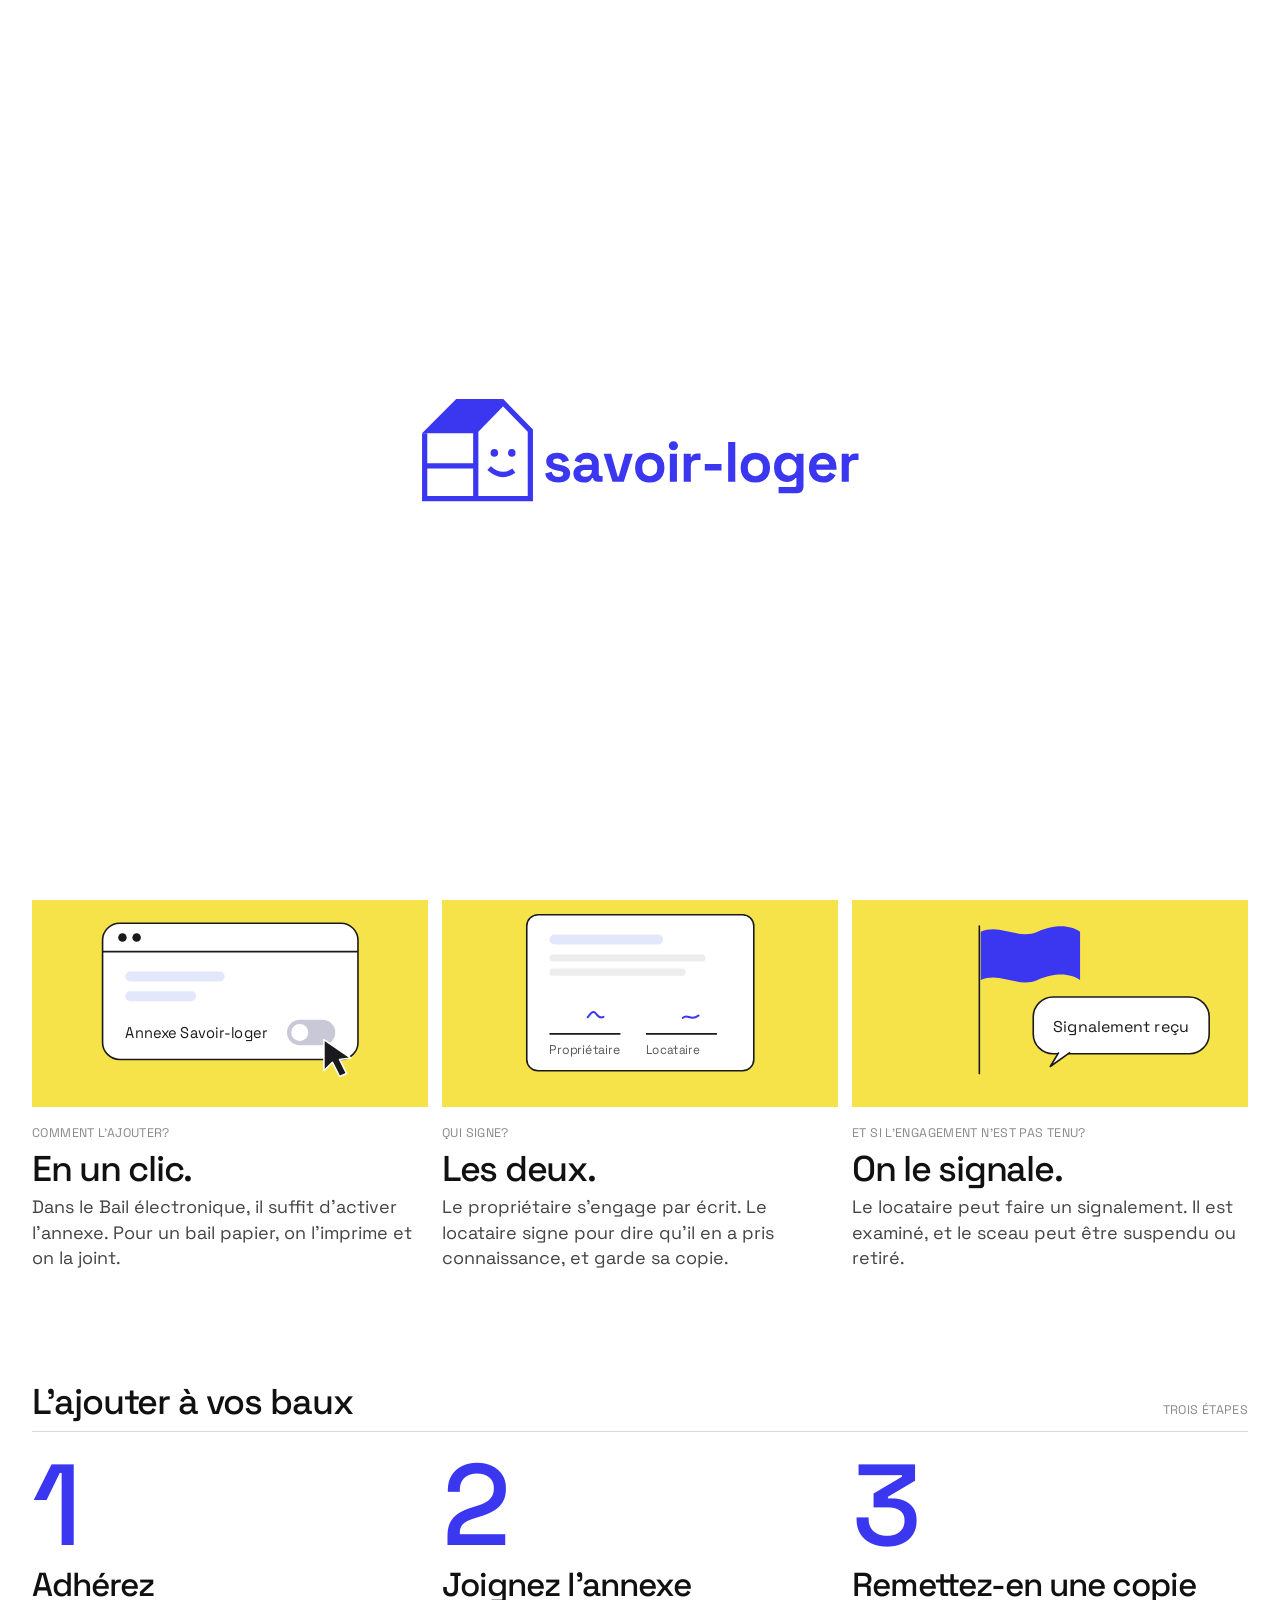
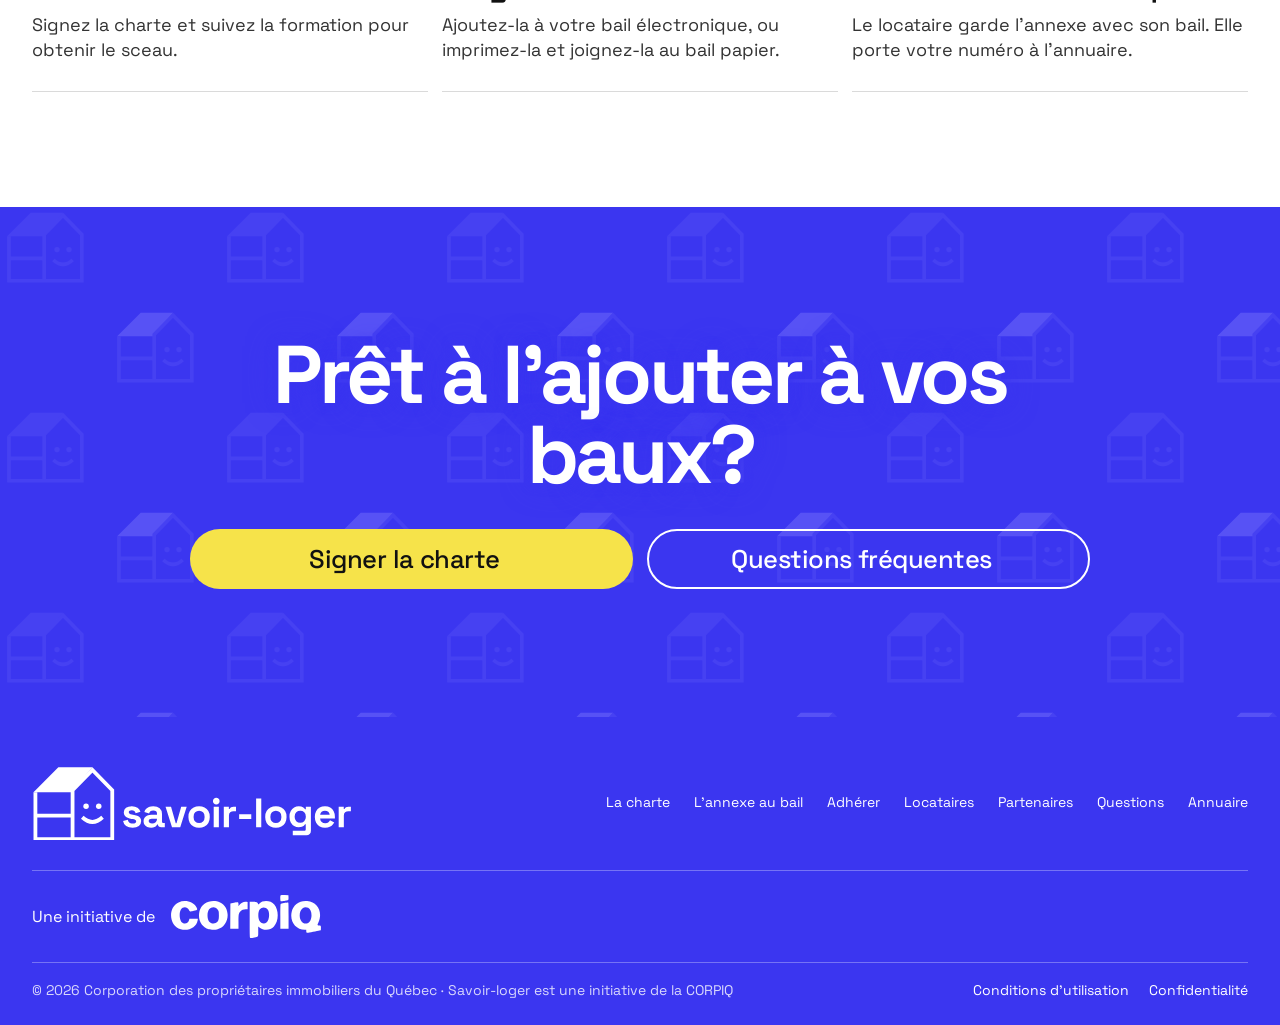
<file: savoirloger_website/annexe-au-bail.html>
<!DOCTYPE html>

<html lang="fr-CA"><head><meta charset="utf-8"/><meta content="width=device-width,initial-scale=1" name="viewport"/>
<title>L’annexe au bail | Savoir-loger</title>
<meta content="L’annexe Savoir-loger : la charte jointe au bail, pour que le locataire sache dès le départ à quoi son propriétaire s’engage." name="description"/>
<meta content="L’annexe au bail | Savoir-loger" property="og:title"/><meta content="L’annexe Savoir-loger : la charte jointe au bail, pour que le locataire sache dès le départ à quoi son propriétaire s’engage." property="og:description"/><meta content="fr_CA" property="og:locale"/>
<link href="logo/maison-corail.svg" rel="icon" type="image/svg+xml"/>
<link href="https://fonts.googleapis.com" rel="preconnect"/><link crossorigin="" href="https://fonts.gstatic.com" rel="preconnect"/>
<link href="https://fonts.googleapis.com/css2?family=Space+Grotesk:wght@400;500;600;700&amp;display=swap" rel="stylesheet"/>
<link href="style.css" rel="stylesheet"/>
</head><body>
<svg aria-hidden="true" height="0" style="position:absolute" width="0"><symbol id="logo-h" viewbox="0 -4 780 183"><g transform="scale(1.0294) translate(-22 -60)"><polygon fill="currentColor" points="25.5,116.5 84.36,57.64 165,57.64 118,112 118,116.5"></polygon>
<g fill="none" stroke="currentColor" stroke-linejoin="miter" stroke-miterlimit="10" stroke-width="9">
<path d="M30 116.5V228H212V112L165 64L118 112V228"></path>
<path d="M30 172H118"></path>
<path d="M141 176q24 22 48 0"></path>
</g>
<g fill="currentColor"><circle cx="150" cy="150" r="6.5"></circle><circle cx="180" cy="150" r="6.5"></circle></g></g><path d="M27.6 1.4000000000000001Q17.900000000000002 1.4000000000000001 11.700000000000001 -2.8Q5.5 -7.0 4.2 -14.8L15.8 -17.8Q16.5 -14.3 18.15 -12.3Q19.8 -10.3 22.25 -9.45Q24.700000000000003 -8.6 27.6 -8.6Q32.0 -8.6 34.1 -10.15Q36.2 -11.700000000000001 36.2 -14.0Q36.2 -16.3 34.2 -17.55Q32.2 -18.8 27.8 -19.6L25.0 -20.1Q19.8 -21.1 15.5 -22.85Q11.200000000000001 -24.6 8.600000000000001 -27.700000000000003Q6.0 -30.8 6.0 -35.7Q6.0 -43.1 11.4 -47.05Q16.8 -51.0 25.6 -51.0Q33.9 -51.0 39.400000000000006 -47.3Q44.900000000000006 -43.6 46.6 -37.6L34.9 -34.0Q34.1 -37.800000000000004 31.650000000000002 -39.400000000000006Q29.200000000000003 -41.0 25.6 -41.0Q22.0 -41.0 20.1 -39.75Q18.2 -38.5 18.2 -36.300000000000004Q18.2 -33.9 20.200000000000003 -32.75Q22.200000000000003 -31.6 25.6 -31.0L28.400000000000002 -30.5Q34.0 -29.5 38.55 -27.85Q43.1 -26.200000000000003 45.75 -23.150000000000002Q48.400000000000006 -20.1 48.400000000000006 -14.9Q48.400000000000006 -7.1000000000000005 42.75 -2.85Q37.1 1.4000000000000001 27.6 1.4000000000000001ZM72.80000000000001 1.4000000000000001Q67.5 1.4000000000000001 63.300000000000004 -0.45000000000000007Q59.10000000000001 -2.3000000000000003 56.650000000000006 -5.8500000000000005Q54.2 -9.4 54.2 -14.5Q54.2 -19.6 56.650000000000006 -23.05Q59.10000000000001 -26.5 63.45000000000001 -28.25Q67.80000000000001 -30.0 73.4 -30.0H87.0V-32.800000000000004Q87.0 -36.300000000000004 84.80000000000001 -38.550000000000004Q82.60000000000001 -40.800000000000004 77.80000000000001 -40.800000000000004Q73.10000000000001 -40.800000000000004 70.80000000000001 -38.650000000000006Q68.5 -36.5 67.80000000000001 -33.1L56.2 -37.0Q57.400000000000006 -40.800000000000004 60.050000000000004 -43.95Q62.7 -47.1 67.15 -49.05Q71.60000000000001 -51.0 78.0 -51.0Q87.80000000000001 -51.0 93.50000000000001 -46.1Q99.20000000000002 -41.2 99.20000000000002 -31.900000000000002V-13.4Q99.20000000000002 -10.4 102.0 -10.4H106.0V0.0H97.60000000000001Q93.9 0.0 91.5 -1.8Q89.10000000000001 -3.6 89.10000000000001 -6.6000000000000005V-6.7H87.20000000000002Q86.80000000000001 -5.5 85.4 -3.55Q84.0 -1.6 81.0 -0.09999999999999998Q78.0 1.4000000000000001 72.80000000000001 1.4000000000000001ZM75.0 -8.8Q80.30000000000001 -8.8 83.65 -11.75Q87.0 -14.700000000000001 87.0 -19.6V-20.6H74.30000000000001Q70.80000000000001 -20.6 68.80000000000001 -19.1Q66.80000000000001 -17.6 66.80000000000001 -14.9Q66.80000000000001 -12.200000000000001 68.9 -10.5Q71.0 -8.8 75.0 -8.8ZM123.60000000000002 0.0 107.80000000000001 -49.6H121.20000000000002L132.70000000000002 -9.200000000000001H134.50000000000003L146.00000000000003 -49.6H159.40000000000003L143.60000000000002 0.0ZM189.60000000000002 1.4000000000000001Q182.20000000000005 1.4000000000000001 176.30000000000004 -1.6Q170.40000000000003 -4.6000000000000005 167.00000000000003 -10.3Q163.60000000000002 -16.0 163.60000000000002 -24.0V-25.6Q163.60000000000002 -33.6 167.00000000000003 -39.3Q170.40000000000003 -45.0 176.30000000000004 -48.0Q182.20000000000005 -51.0 189.60000000000002 -51.0Q197.00000000000003 -51.0 202.90000000000003 -48.0Q208.80000000000004 -45.0 212.20000000000005 -39.3Q215.60000000000002 -33.6 215.60000000000002 -25.6V-24.0Q215.60000000000002 -16.0 212.20000000000005 -10.3Q208.80000000000004 -4.6000000000000005 202.90000000000003 -1.6Q197.00000000000003 1.4000000000000001 189.60000000000002 1.4000000000000001ZM189.60000000000002 -9.8Q195.40000000000003 -9.8 199.20000000000005 -13.55Q203.00000000000003 -17.3 203.00000000000003 -24.3V-25.3Q203.00000000000003 -32.300000000000004 199.25000000000003 -36.050000000000004Q195.50000000000003 -39.800000000000004 189.60000000000002 -39.800000000000004Q183.80000000000004 -39.800000000000004 180.00000000000003 -36.050000000000004Q176.20000000000002 -32.300000000000004 176.20000000000002 -25.3V-24.3Q176.20000000000002 -17.3 180.00000000000003 -13.55Q183.80000000000004 -9.8 189.60000000000002 -9.8ZM225.20000000000005 0.0V-49.6H237.80000000000004V0.0ZM231.50000000000003 -55.400000000000006Q228.10000000000002 -55.400000000000006 225.75000000000003 -57.60000000000001Q223.40000000000003 -59.800000000000004 223.40000000000003 -63.400000000000006Q223.40000000000003 -67.0 225.75000000000003 -69.2Q228.10000000000002 -71.4 231.50000000000003 -71.4Q235.00000000000003 -71.4 237.3 -69.2Q239.60000000000002 -67.0 239.60000000000002 -63.400000000000006Q239.60000000000002 -59.800000000000004 237.3 -57.60000000000001Q235.00000000000003 -55.400000000000006 231.50000000000003 -55.400000000000006ZM249.80000000000004 0.0V-49.6H262.20000000000005V-44.0H264.00000000000006Q265.1 -47.0 267.65000000000003 -48.400000000000006Q270.20000000000005 -49.800000000000004 273.6 -49.800000000000004H279.6V-38.6H273.40000000000003Q268.6 -38.6 265.5 -36.05Q262.40000000000003 -33.5 262.40000000000003 -28.200000000000003V0.0ZM287.20000000000005 -19.8V-31.200000000000003H316.8V-19.8ZM328.6 0.0V-70.0H341.20000000000005V0.0ZM376.80000000000007 1.4000000000000001Q369.40000000000003 1.4000000000000001 363.5 -1.6Q357.6 -4.6000000000000005 354.20000000000005 -10.3Q350.80000000000007 -16.0 350.80000000000007 -24.0V-25.6Q350.80000000000007 -33.6 354.20000000000005 -39.3Q357.6 -45.0 363.5 -48.0Q369.40000000000003 -51.0 376.80000000000007 -51.0Q384.20000000000005 -51.0 390.1 -48.0Q396.00000000000006 -45.0 399.4000000000001 -39.3Q402.80000000000007 -33.6 402.80000000000007 -25.6V-24.0Q402.80000000000007 -16.0 399.4000000000001 -10.3Q396.00000000000006 -4.6000000000000005 390.1 -1.6Q384.20000000000005 1.4000000000000001 376.80000000000007 1.4000000000000001ZM376.80000000000007 -9.8Q382.6 -9.8 386.40000000000003 -13.55Q390.20000000000005 -17.3 390.20000000000005 -24.3V-25.3Q390.20000000000005 -32.300000000000004 386.45000000000005 -36.050000000000004Q382.70000000000005 -39.800000000000004 376.80000000000007 -39.800000000000004Q371.00000000000006 -39.800000000000004 367.20000000000005 -36.050000000000004Q363.40000000000003 -32.300000000000004 363.40000000000003 -25.3V-24.3Q363.40000000000003 -17.3 367.20000000000005 -13.55Q371.00000000000006 -9.8 376.80000000000007 -9.8ZM410.00000000000006 -24.6V-26.200000000000003Q410.00000000000006 -34.0 413.1 -39.55Q416.20000000000005 -45.1 421.35 -48.05Q426.50000000000006 -51.0 432.6 -51.0Q439.40000000000003 -51.0 442.90000000000003 -48.6Q446.40000000000003 -46.2 448.00000000000006 -43.6H449.80000000000007V-49.6H462.20000000000005V8.8Q462.20000000000005 13.9 459.20000000000005 16.95Q456.20000000000005 20.0 451.20000000000005 20.0H418.00000000000006V9.0H446.80000000000007Q449.6 9.0 449.6 6.0V-6.9H447.80000000000007Q446.80000000000007 -5.300000000000001 445.00000000000006 -3.6500000000000004Q443.20000000000005 -2.0 440.20000000000005 -0.9Q437.20000000000005 0.2 432.6 0.2Q426.50000000000006 0.2 421.35 -2.75Q416.20000000000005 -5.7 413.1 -11.25Q410.00000000000006 -16.8 410.00000000000006 -24.6ZM436.20000000000005 -10.8Q442.00000000000006 -10.8 445.9000000000001 -14.5Q449.80000000000007 -18.2 449.80000000000007 -24.900000000000002V-25.900000000000002Q449.80000000000007 -32.7 445.95000000000005 -36.35Q442.1 -40.0 436.20000000000005 -40.0Q430.40000000000003 -40.0 426.5 -36.35Q422.6 -32.7 422.6 -25.900000000000002V-24.900000000000002Q422.6 -18.2 426.5 -14.5Q430.40000000000003 -10.8 436.20000000000005 -10.8ZM496.80000000000007 1.4000000000000001Q489.40000000000003 1.4000000000000001 483.75 -1.75Q478.1 -4.9 474.95000000000005 -10.650000000000002Q471.80000000000007 -16.400000000000002 471.80000000000007 -24.200000000000003V-25.400000000000002Q471.80000000000007 -33.2 474.9000000000001 -38.95Q478.00000000000006 -44.7 483.6 -47.85Q489.20000000000005 -51.0 496.6 -51.0Q503.90000000000003 -51.0 509.30000000000007 -47.75Q514.7 -44.5 517.7 -38.75Q520.7 -33.0 520.7 -25.400000000000002V-21.1H484.6Q484.80000000000007 -16.0 488.4000000000001 -12.8Q492.00000000000006 -9.600000000000001 497.20000000000005 -9.600000000000001Q502.50000000000006 -9.600000000000001 505.00000000000006 -11.900000000000002Q507.50000000000006 -14.200000000000001 508.80000000000007 -17.0L519.1 -11.600000000000001Q517.7 -9.0 515.0500000000001 -5.95Q512.4000000000001 -2.9000000000000004 508.00000000000006 -0.7500000000000001Q503.6 1.4000000000000001 496.80000000000007 1.4000000000000001ZM484.70000000000005 -30.5H507.90000000000003Q507.50000000000006 -34.800000000000004 504.45000000000005 -37.400000000000006Q501.40000000000003 -40.0 496.50000000000006 -40.0Q491.40000000000003 -40.0 488.40000000000003 -37.400000000000006Q485.40000000000003 -34.800000000000004 484.70000000000005 -30.5ZM529.9000000000001 0.0V-49.6H542.3000000000001V-44.0H544.1000000000001Q545.2 -47.0 547.75 -48.400000000000006Q550.3000000000001 -49.800000000000004 553.7 -49.800000000000004H559.7V-38.6H553.5000000000001Q548.7 -38.6 545.6000000000001 -36.05Q542.5000000000001 -33.5 542.5000000000001 -28.200000000000003V0.0Z" fill="currentColor" transform="translate(217.7 143.5)"></path></symbol><symbol id="maison" viewbox="20 56 200 178"><polygon fill="currentColor" points="25.5,116.5 84.36,57.64 165,57.64 118,112 118,116.5"></polygon>
<g fill="none" stroke="currentColor" stroke-linejoin="miter" stroke-miterlimit="10" stroke-width="9">
<path d="M30 116.5V228H212V112L165 64L118 112V228"></path>
<path d="M30 172H118"></path>
<path d="M141 176q24 22 48 0"></path>
</g>
<g fill="currentColor"><circle cx="150" cy="150" r="6.5"></circle><circle cx="180" cy="150" r="6.5"></circle></g></symbol></svg>
<div aria-hidden="true" class="chargeur" id="chargeur"><img alt="" src="logo/logo-anime-bleu.svg"/></div>
<script>(function(){var c=document.getElementById('chargeur');var vu=false;try{vu=sessionStorage.getItem('sl-charge')==='1';sessionStorage.setItem('sl-charge','1')}catch(e){}
if(vu){c.remove();return}var rm=matchMedia('(prefers-reduced-motion: reduce)').matches;var t0=Date.now(),min=rm?300:2300;
function fin(){setTimeout(function(){c.classList.add('fini');setTimeout(function(){c.remove()},700)},Math.max(0,min-(Date.now()-t0)))}
if(document.readyState==='complete')fin();else addEventListener('load',fin);})();</script>
<a class="skip" href="#main">Aller au contenu</a>
<header class="entete" id="hdr">
<a aria-label="Savoir-loger, accueil" class="logo" href="index.html"><svg aria-label="Savoir-loger" role="img" viewbox="0 -4 780 183"><use href="#logo-h"></use></svg></a>
<nav aria-label="Principal" class="e-liens"><a href="la-charte.html">La charte</a><a aria-current="page" href="annexe-au-bail.html">L’annexe au bail</a><a href="adherer.html">Adhérer</a><a href="locataires.html">Locataires</a><a href="annuaire.html">Annuaire</a></nav>
<div class="e-actions"><a class="pil-bleu" href="signer.html">Signer la charte</a><button aria-controls="mega" aria-expanded="false" class="e-menu" id="ouvrir">Menu</button></div>
<div class="mega" hidden="" id="mega"><ul class="mega-liste"><li><a href="la-charte.html"><b>La charte</b><span>Six engagements envers les locataires</span></a></li><li><a href="annexe-au-bail.html"><b>L’annexe au bail</b><span>La charte, jointe à chaque bail</span></a></li><li><a href="adherer.html"><b>Adhérer</b><span>Signer, se former, afficher le sceau</span></a></li><li><a href="locataires.html"><b>Locataires</b><span>Vérifier un propriétaire, signaler un manquement</span></a></li><li><a href="partenaires.html"><b>Partenaires</b><span>Faire connaître Savoir-loger</span></a></li><li><a href="questions.html"><b>Questions</b><span>Tout ce qu’on nous demande</span></a></li><li><a href="annuaire.html"><b>Annuaire</b><span>Trouver un propriétaire signataire</span></a></li></ul></div>
</header>
<main id="main">
<section data-couleur="#FBE9D7">
<div class="tete"><h1>La charte, jointe au bail.</h1><p>Avec l’annexe Savoir-loger, le locataire sait dès la signature à quoi son propriétaire s’engage.</p></div>
<div class="annexe">
<div class="panneau"><div class="feuille"><span class="sceau">Savoir-<br/>loger</span><span class="meta"><span>Annexe au bail</span></span><b>Engagements Savoir‑loger</b><ol><li>Respect des droits du locataire</li><li>Logement sain et sécuritaire</li><li>Hausses de loyer justifiées</li><li>Aucune pression pour faire partir</li><li>Communication respectueuse</li><li>Formation à jour</li></ol><div class="sig"><span>Propriétaire</span><span>Locataire</span></div></div></div>
<div class="texte">
<p class="gros">Des engagements en plus, jamais en moins.</p>
<div aria-label="Le bail plus l’annexe Savoir-loger" class="equation">
<span class="eq-b"><b>Le bail</b><small>Les droits du locataire, intacts</small></span>
<span aria-hidden="true" class="eq-plus">+</span>
<span class="eq-a"><b>L’annexe</b><small>Les engagements du propriétaire</small></span>
</div>
<p>L’annexe s’ajoute au bail. Elle ne retire aucun droit au locataire et ne remplace pas le bail.</p>
</div>
</div>
<ul class="trio2">
<li>
<div aria-hidden="true" class="t2-scene" style="background:#F6E34A">
<svg class="sc-clic" viewbox="0 0 240 140">
<rect fill="#fff" height="96" rx="12" stroke="#1A1A1E" stroke-width="1.6" width="180" x="30" y="22"></rect>
<path d="M30 42h180" stroke="#1A1A1E" stroke-width="1.6"></path><circle cx="44" cy="32" fill="#1A1A1E" r="3"></circle><circle cx="54" cy="32" fill="#1A1A1E" r="3"></circle>
<rect fill="#E3E7FC" height="7" rx="3.5" width="70" x="46" y="56"></rect><rect fill="#E3E7FC" height="7" rx="3.5" width="50" x="46" y="70"></rect>
<text fill="#1A1A1E" font-family="Space Grotesk,Arial" font-size="11" lengthadjust="spacingAndGlyphs" textlength="100" x="46" y="103">Annexe Savoir-loger</text>
<g class="bascule"><rect class="b-fond" height="18" rx="9" width="34" x="160" y="90"></rect><circle class="b-rond" cx="169" cy="99" fill="#fff" r="6"></circle></g>
<path class="curseur" d="M186 104l0 22 6-6 5 10 5-2-5-10 8-1z" fill="#1A1A1E" stroke="#fff" stroke-linejoin="round" stroke-width="1.5"></path>
</svg></div>
<span class="meta">Comment l’ajouter?</span><h3>En un clic.</h3><p>Dans le Bail électronique, il suffit d’activer l’annexe. Pour un bail papier, on l’imprime et on la joint.</p>
</li>
<li>
<div aria-hidden="true" class="t2-scene" style="background:#F6E34A">
<svg class="sc-sign" viewbox="0 0 240 140">
<rect fill="#fff" height="110" rx="8" stroke="#1A1A1E" stroke-width="1.6" width="160" x="40" y="16"></rect>
<rect fill="#E3E7FC" height="7" rx="3.5" width="80" x="56" y="30"></rect><rect fill="#EDEDED" height="5" rx="2.5" width="110" x="56" y="44"></rect><rect fill="#EDEDED" height="5" rx="2.5" width="96" x="56" y="54"></rect>
<path class="sig s1" d="M58 92c6-14 10 6 15-3s6 5 11-2 5 4 10 1" fill="none" pathlength="1" stroke="#3B36F0" stroke-linecap="round" stroke-width="2"></path>
<path class="sig s2" d="M128 92c4-10 8 4 12-2s5 6 9 0 6 2 12-3" fill="none" pathlength="1" stroke="#3B36F0" stroke-linecap="round" stroke-width="2"></path>
<path d="M56 100h50M124 100h50" stroke="#1A1A1E" stroke-width="1.4"></path>
<text fill="#555" font-family="Space Grotesk,Arial" font-size="9" lengthadjust="spacingAndGlyphs" textlength="50" x="56" y="114">Propriétaire</text><text fill="#555" font-family="Space Grotesk,Arial" font-size="9" lengthadjust="spacingAndGlyphs" textlength="38" x="124" y="114">Locataire</text>
<g class="ok"><circle cx="196" cy="24" fill="#3B36F0" r="14"></circle><path d="M189 24l5 5 9-10" fill="none" stroke="#fff" stroke-linecap="round" stroke-linejoin="round" stroke-width="2.4"></path></g>
</svg></div>
<span class="meta">Qui signe?</span><h3>Les deux.</h3><p>Le propriétaire s’engage par écrit. Le locataire signe pour dire qu’il en a pris connaissance, et garde sa copie.</p>
</li>
<li>
<div aria-hidden="true" class="t2-scene" style="background:#F6E34A">
<svg class="sc-flag" viewbox="0 0 240 140">
<path d="M70 128V24" stroke="#1A1A1E" stroke-linecap="round" stroke-width="2"></path>
<path class="drapeau" d="M71 28c14-6 26 6 40 0s24-4 30 0v34c-6-4-16-6-30 0s-26-6-40 0z" fill="#3B36F0"></path>
<g class="bulle"><rect fill="#fff" height="40" rx="14" stroke="#1A1A1E" stroke-width="1.6" width="124" x="108" y="74"></rect><path d="M126 113l-6 10 14-10" fill="#fff" stroke="#1A1A1E" stroke-linejoin="round" stroke-width="1.6"></path>
<text fill="#1A1A1E" font-family="Space Grotesk,Arial" font-size="11" lengthadjust="spacingAndGlyphs" text-anchor="middle" textlength="96" x="170" y="98.5">Signalement reçu</text></g>
</svg></div>
<span class="meta">Et si l’engagement n’est pas tenu?</span><h3>On le signale.</h3><p>Le locataire peut faire un signalement. Il est examiné, et le sceau peut être suspendu ou retiré.</p>
</li>
</ul>
</section>
<section class="bloc" data-couleur="#7E87C9">
<div class="titre"><h2>L’ajouter à vos baux</h2><span class="meta">Trois étapes</span></div>
<ol class="etapes">
<li><span class="num">1</span><h3>Adhérez</h3><p>Signez la charte et suivez la formation pour obtenir le sceau.</p></li>
<li><span class="num">2</span><h3>Joignez l’annexe</h3><p>Ajoutez-la à votre bail électronique, ou imprimez-la et joignez-la au bail papier.</p></li>
<li><span class="num">3</span><h3>Remettez-en une copie</h3><p>Le locataire garde l’annexe avec son bail. Elle porte votre numéro à l’annuaire.</p></li>
</ol>
</section>
<section class="fin" data-couleur="#FBE9D7">
<p class="gros">Prêt à l’ajouter à vos baux?</p>
<div class="gp"><a class="gpil" href="signer.html">Signer la charte</a><a class="gpil contour" href="questions.html">Questions fréquentes</a></div>
</section>
</main>
<footer class="pied"><div class="p-in"><a aria-label="Savoir-loger, accueil" class="logo" href="index.html"><svg aria-label="Savoir-loger" role="img" viewbox="0 -4 780 183"><use href="#logo-h"></use></svg></a><nav aria-label="Pied de page"><a href="la-charte.html">La charte</a><a href="annexe-au-bail.html">L’annexe au bail</a><a href="adherer.html">Adhérer</a><a href="locataires.html">Locataires</a><a href="partenaires.html">Partenaires</a><a href="questions.html">Questions</a><a href="annuaire.html">Annuaire</a></nav></div><div class="p-corpiq"><span>Une initiative de</span><a aria-label="CORPIQ" href="https://www.corpiq.com"><img alt="CORPIQ" height="43" src="logo/corpiq-blanc.svg" width="150"/></a></div><div class="p-bas"><span>© 2026 Corporation des propriétaires immobiliers du Québec · Savoir-loger est une initiative de la CORPIQ</span><nav aria-label="Liens légaux"><a href="https://www.corpiq.com/fr/conditions-utilisation.html">Conditions d’utilisation</a><a href="https://www.corpiq.com/fr/politique-de-confidentialite.html">Confidentialité</a></nav></div></footer>
<script src="site.js"></script>
</body></html>
</file>
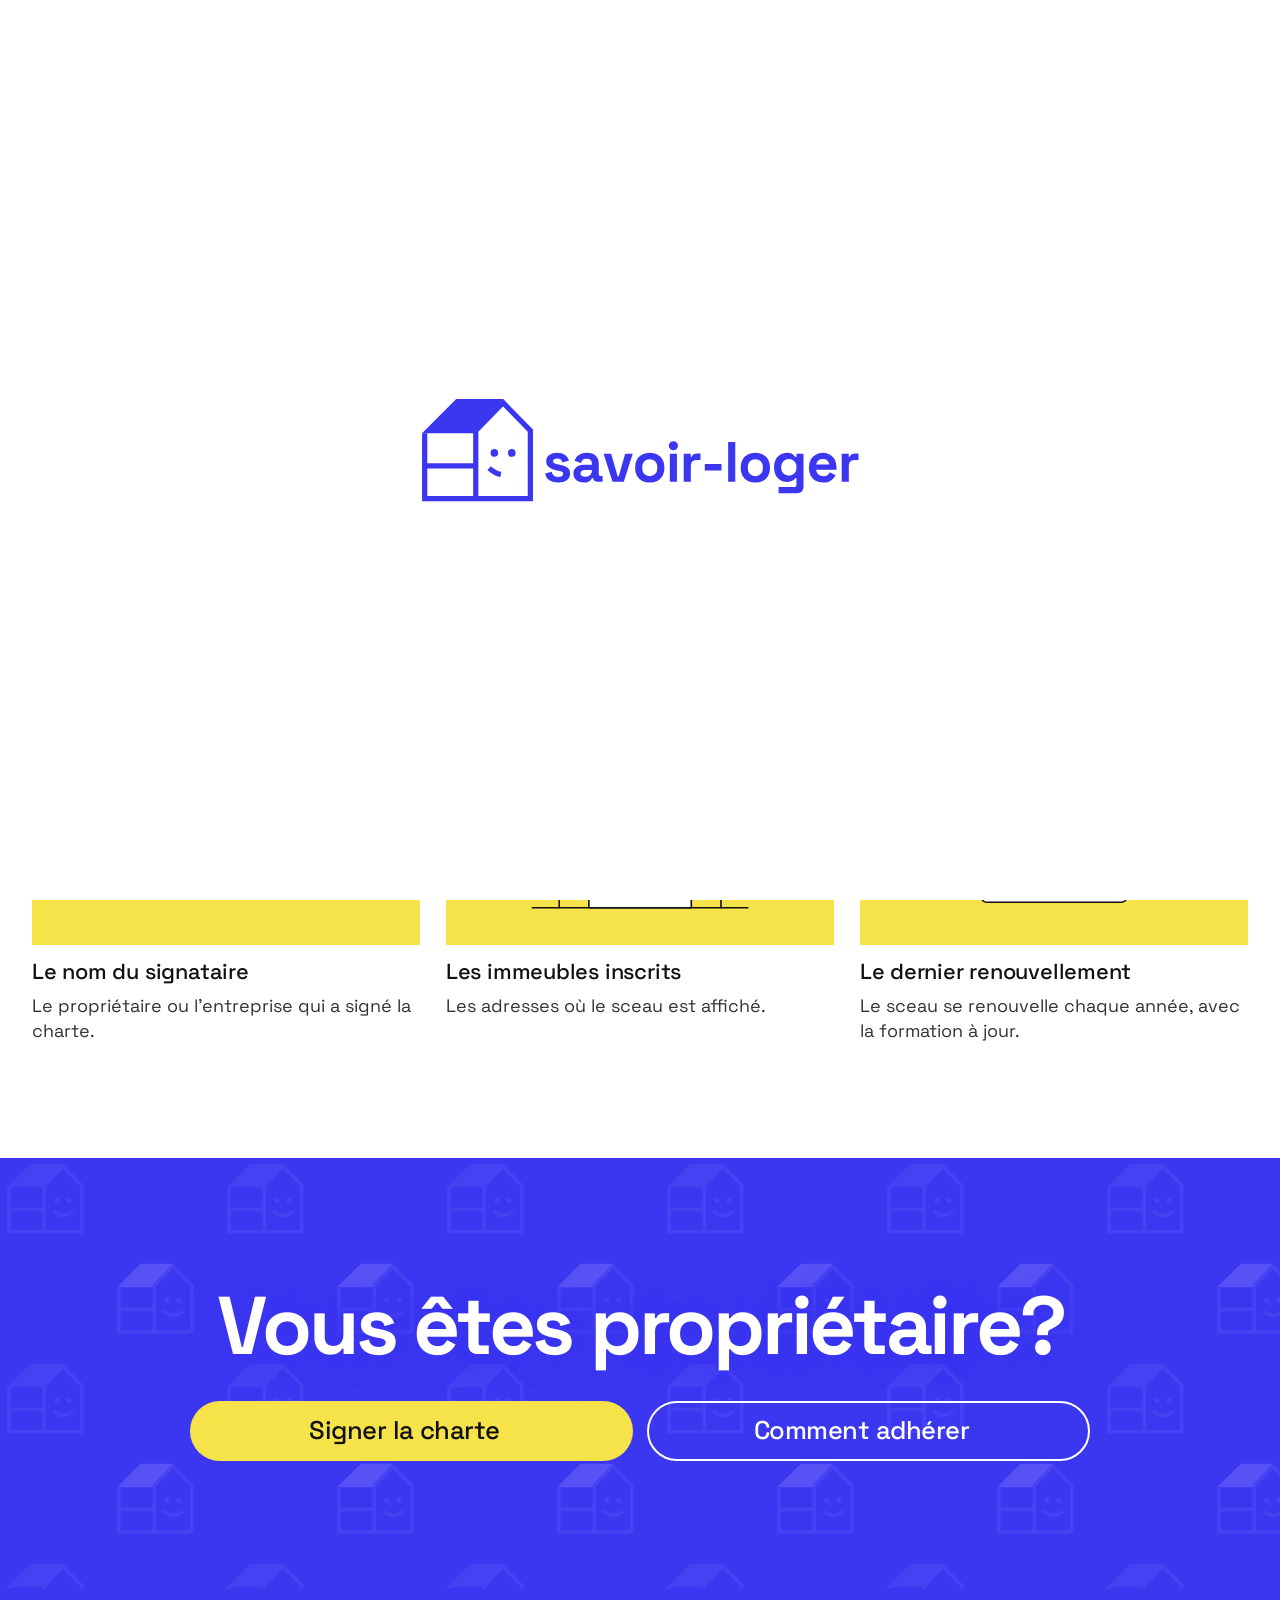
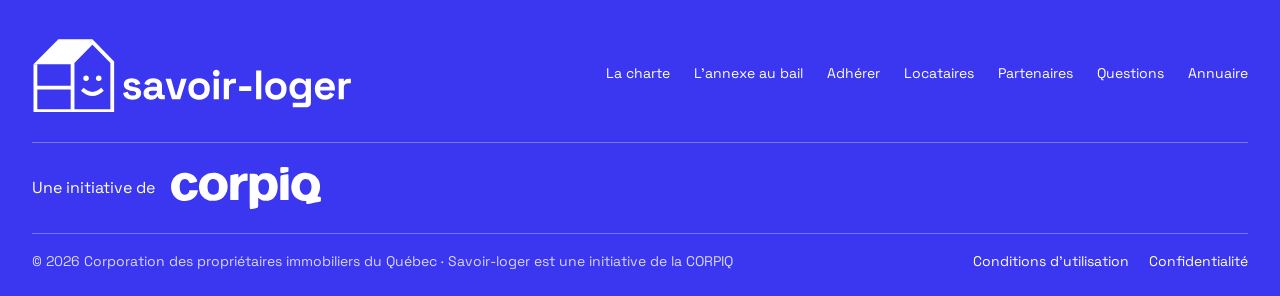
<file: savoirloger_website/annuaire.html>
<!DOCTYPE html>

<html lang="fr-CA"><head><meta charset="utf-8"/><meta content="width=device-width,initial-scale=1" name="viewport"/>
<title>Annuaire des signataires | Savoir-loger</title>
<meta content="L’annuaire public des propriétaires signataires de la charte Savoir-loger." name="description"/>
<meta content="Annuaire des signataires | Savoir-loger" property="og:title"/><meta content="L’annuaire public des propriétaires signataires de la charte Savoir-loger." property="og:description"/><meta content="fr_CA" property="og:locale"/>
<link href="logo/maison-corail.svg" rel="icon" type="image/svg+xml"/>
<link href="https://fonts.googleapis.com" rel="preconnect"/><link crossorigin="" href="https://fonts.gstatic.com" rel="preconnect"/>
<link href="https://fonts.googleapis.com/css2?family=Space+Grotesk:wght@400;500;600;700&amp;display=swap" rel="stylesheet"/>
<link href="style.css" rel="stylesheet"/>
</head><body>
<svg aria-hidden="true" height="0" style="position:absolute" width="0"><symbol id="logo-h" viewbox="0 -4 780 183"><g transform="scale(1.0294) translate(-22 -60)"><polygon fill="currentColor" points="25.5,116.5 84.36,57.64 165,57.64 118,112 118,116.5"></polygon>
<g fill="none" stroke="currentColor" stroke-linejoin="miter" stroke-miterlimit="10" stroke-width="9">
<path d="M30 116.5V228H212V112L165 64L118 112V228"></path>
<path d="M30 172H118"></path>
<path d="M141 176q24 22 48 0"></path>
</g>
<g fill="currentColor"><circle cx="150" cy="150" r="6.5"></circle><circle cx="180" cy="150" r="6.5"></circle></g></g><path d="M27.6 1.4000000000000001Q17.900000000000002 1.4000000000000001 11.700000000000001 -2.8Q5.5 -7.0 4.2 -14.8L15.8 -17.8Q16.5 -14.3 18.15 -12.3Q19.8 -10.3 22.25 -9.45Q24.700000000000003 -8.6 27.6 -8.6Q32.0 -8.6 34.1 -10.15Q36.2 -11.700000000000001 36.2 -14.0Q36.2 -16.3 34.2 -17.55Q32.2 -18.8 27.8 -19.6L25.0 -20.1Q19.8 -21.1 15.5 -22.85Q11.200000000000001 -24.6 8.600000000000001 -27.700000000000003Q6.0 -30.8 6.0 -35.7Q6.0 -43.1 11.4 -47.05Q16.8 -51.0 25.6 -51.0Q33.9 -51.0 39.400000000000006 -47.3Q44.900000000000006 -43.6 46.6 -37.6L34.9 -34.0Q34.1 -37.800000000000004 31.650000000000002 -39.400000000000006Q29.200000000000003 -41.0 25.6 -41.0Q22.0 -41.0 20.1 -39.75Q18.2 -38.5 18.2 -36.300000000000004Q18.2 -33.9 20.200000000000003 -32.75Q22.200000000000003 -31.6 25.6 -31.0L28.400000000000002 -30.5Q34.0 -29.5 38.55 -27.85Q43.1 -26.200000000000003 45.75 -23.150000000000002Q48.400000000000006 -20.1 48.400000000000006 -14.9Q48.400000000000006 -7.1000000000000005 42.75 -2.85Q37.1 1.4000000000000001 27.6 1.4000000000000001ZM72.80000000000001 1.4000000000000001Q67.5 1.4000000000000001 63.300000000000004 -0.45000000000000007Q59.10000000000001 -2.3000000000000003 56.650000000000006 -5.8500000000000005Q54.2 -9.4 54.2 -14.5Q54.2 -19.6 56.650000000000006 -23.05Q59.10000000000001 -26.5 63.45000000000001 -28.25Q67.80000000000001 -30.0 73.4 -30.0H87.0V-32.800000000000004Q87.0 -36.300000000000004 84.80000000000001 -38.550000000000004Q82.60000000000001 -40.800000000000004 77.80000000000001 -40.800000000000004Q73.10000000000001 -40.800000000000004 70.80000000000001 -38.650000000000006Q68.5 -36.5 67.80000000000001 -33.1L56.2 -37.0Q57.400000000000006 -40.800000000000004 60.050000000000004 -43.95Q62.7 -47.1 67.15 -49.05Q71.60000000000001 -51.0 78.0 -51.0Q87.80000000000001 -51.0 93.50000000000001 -46.1Q99.20000000000002 -41.2 99.20000000000002 -31.900000000000002V-13.4Q99.20000000000002 -10.4 102.0 -10.4H106.0V0.0H97.60000000000001Q93.9 0.0 91.5 -1.8Q89.10000000000001 -3.6 89.10000000000001 -6.6000000000000005V-6.7H87.20000000000002Q86.80000000000001 -5.5 85.4 -3.55Q84.0 -1.6 81.0 -0.09999999999999998Q78.0 1.4000000000000001 72.80000000000001 1.4000000000000001ZM75.0 -8.8Q80.30000000000001 -8.8 83.65 -11.75Q87.0 -14.700000000000001 87.0 -19.6V-20.6H74.30000000000001Q70.80000000000001 -20.6 68.80000000000001 -19.1Q66.80000000000001 -17.6 66.80000000000001 -14.9Q66.80000000000001 -12.200000000000001 68.9 -10.5Q71.0 -8.8 75.0 -8.8ZM123.60000000000002 0.0 107.80000000000001 -49.6H121.20000000000002L132.70000000000002 -9.200000000000001H134.50000000000003L146.00000000000003 -49.6H159.40000000000003L143.60000000000002 0.0ZM189.60000000000002 1.4000000000000001Q182.20000000000005 1.4000000000000001 176.30000000000004 -1.6Q170.40000000000003 -4.6000000000000005 167.00000000000003 -10.3Q163.60000000000002 -16.0 163.60000000000002 -24.0V-25.6Q163.60000000000002 -33.6 167.00000000000003 -39.3Q170.40000000000003 -45.0 176.30000000000004 -48.0Q182.20000000000005 -51.0 189.60000000000002 -51.0Q197.00000000000003 -51.0 202.90000000000003 -48.0Q208.80000000000004 -45.0 212.20000000000005 -39.3Q215.60000000000002 -33.6 215.60000000000002 -25.6V-24.0Q215.60000000000002 -16.0 212.20000000000005 -10.3Q208.80000000000004 -4.6000000000000005 202.90000000000003 -1.6Q197.00000000000003 1.4000000000000001 189.60000000000002 1.4000000000000001ZM189.60000000000002 -9.8Q195.40000000000003 -9.8 199.20000000000005 -13.55Q203.00000000000003 -17.3 203.00000000000003 -24.3V-25.3Q203.00000000000003 -32.300000000000004 199.25000000000003 -36.050000000000004Q195.50000000000003 -39.800000000000004 189.60000000000002 -39.800000000000004Q183.80000000000004 -39.800000000000004 180.00000000000003 -36.050000000000004Q176.20000000000002 -32.300000000000004 176.20000000000002 -25.3V-24.3Q176.20000000000002 -17.3 180.00000000000003 -13.55Q183.80000000000004 -9.8 189.60000000000002 -9.8ZM225.20000000000005 0.0V-49.6H237.80000000000004V0.0ZM231.50000000000003 -55.400000000000006Q228.10000000000002 -55.400000000000006 225.75000000000003 -57.60000000000001Q223.40000000000003 -59.800000000000004 223.40000000000003 -63.400000000000006Q223.40000000000003 -67.0 225.75000000000003 -69.2Q228.10000000000002 -71.4 231.50000000000003 -71.4Q235.00000000000003 -71.4 237.3 -69.2Q239.60000000000002 -67.0 239.60000000000002 -63.400000000000006Q239.60000000000002 -59.800000000000004 237.3 -57.60000000000001Q235.00000000000003 -55.400000000000006 231.50000000000003 -55.400000000000006ZM249.80000000000004 0.0V-49.6H262.20000000000005V-44.0H264.00000000000006Q265.1 -47.0 267.65000000000003 -48.400000000000006Q270.20000000000005 -49.800000000000004 273.6 -49.800000000000004H279.6V-38.6H273.40000000000003Q268.6 -38.6 265.5 -36.05Q262.40000000000003 -33.5 262.40000000000003 -28.200000000000003V0.0ZM287.20000000000005 -19.8V-31.200000000000003H316.8V-19.8ZM328.6 0.0V-70.0H341.20000000000005V0.0ZM376.80000000000007 1.4000000000000001Q369.40000000000003 1.4000000000000001 363.5 -1.6Q357.6 -4.6000000000000005 354.20000000000005 -10.3Q350.80000000000007 -16.0 350.80000000000007 -24.0V-25.6Q350.80000000000007 -33.6 354.20000000000005 -39.3Q357.6 -45.0 363.5 -48.0Q369.40000000000003 -51.0 376.80000000000007 -51.0Q384.20000000000005 -51.0 390.1 -48.0Q396.00000000000006 -45.0 399.4000000000001 -39.3Q402.80000000000007 -33.6 402.80000000000007 -25.6V-24.0Q402.80000000000007 -16.0 399.4000000000001 -10.3Q396.00000000000006 -4.6000000000000005 390.1 -1.6Q384.20000000000005 1.4000000000000001 376.80000000000007 1.4000000000000001ZM376.80000000000007 -9.8Q382.6 -9.8 386.40000000000003 -13.55Q390.20000000000005 -17.3 390.20000000000005 -24.3V-25.3Q390.20000000000005 -32.300000000000004 386.45000000000005 -36.050000000000004Q382.70000000000005 -39.800000000000004 376.80000000000007 -39.800000000000004Q371.00000000000006 -39.800000000000004 367.20000000000005 -36.050000000000004Q363.40000000000003 -32.300000000000004 363.40000000000003 -25.3V-24.3Q363.40000000000003 -17.3 367.20000000000005 -13.55Q371.00000000000006 -9.8 376.80000000000007 -9.8ZM410.00000000000006 -24.6V-26.200000000000003Q410.00000000000006 -34.0 413.1 -39.55Q416.20000000000005 -45.1 421.35 -48.05Q426.50000000000006 -51.0 432.6 -51.0Q439.40000000000003 -51.0 442.90000000000003 -48.6Q446.40000000000003 -46.2 448.00000000000006 -43.6H449.80000000000007V-49.6H462.20000000000005V8.8Q462.20000000000005 13.9 459.20000000000005 16.95Q456.20000000000005 20.0 451.20000000000005 20.0H418.00000000000006V9.0H446.80000000000007Q449.6 9.0 449.6 6.0V-6.9H447.80000000000007Q446.80000000000007 -5.300000000000001 445.00000000000006 -3.6500000000000004Q443.20000000000005 -2.0 440.20000000000005 -0.9Q437.20000000000005 0.2 432.6 0.2Q426.50000000000006 0.2 421.35 -2.75Q416.20000000000005 -5.7 413.1 -11.25Q410.00000000000006 -16.8 410.00000000000006 -24.6ZM436.20000000000005 -10.8Q442.00000000000006 -10.8 445.9000000000001 -14.5Q449.80000000000007 -18.2 449.80000000000007 -24.900000000000002V-25.900000000000002Q449.80000000000007 -32.7 445.95000000000005 -36.35Q442.1 -40.0 436.20000000000005 -40.0Q430.40000000000003 -40.0 426.5 -36.35Q422.6 -32.7 422.6 -25.900000000000002V-24.900000000000002Q422.6 -18.2 426.5 -14.5Q430.40000000000003 -10.8 436.20000000000005 -10.8ZM496.80000000000007 1.4000000000000001Q489.40000000000003 1.4000000000000001 483.75 -1.75Q478.1 -4.9 474.95000000000005 -10.650000000000002Q471.80000000000007 -16.400000000000002 471.80000000000007 -24.200000000000003V-25.400000000000002Q471.80000000000007 -33.2 474.9000000000001 -38.95Q478.00000000000006 -44.7 483.6 -47.85Q489.20000000000005 -51.0 496.6 -51.0Q503.90000000000003 -51.0 509.30000000000007 -47.75Q514.7 -44.5 517.7 -38.75Q520.7 -33.0 520.7 -25.400000000000002V-21.1H484.6Q484.80000000000007 -16.0 488.4000000000001 -12.8Q492.00000000000006 -9.600000000000001 497.20000000000005 -9.600000000000001Q502.50000000000006 -9.600000000000001 505.00000000000006 -11.900000000000002Q507.50000000000006 -14.200000000000001 508.80000000000007 -17.0L519.1 -11.600000000000001Q517.7 -9.0 515.0500000000001 -5.95Q512.4000000000001 -2.9000000000000004 508.00000000000006 -0.7500000000000001Q503.6 1.4000000000000001 496.80000000000007 1.4000000000000001ZM484.70000000000005 -30.5H507.90000000000003Q507.50000000000006 -34.800000000000004 504.45000000000005 -37.400000000000006Q501.40000000000003 -40.0 496.50000000000006 -40.0Q491.40000000000003 -40.0 488.40000000000003 -37.400000000000006Q485.40000000000003 -34.800000000000004 484.70000000000005 -30.5ZM529.9000000000001 0.0V-49.6H542.3000000000001V-44.0H544.1000000000001Q545.2 -47.0 547.75 -48.400000000000006Q550.3000000000001 -49.800000000000004 553.7 -49.800000000000004H559.7V-38.6H553.5000000000001Q548.7 -38.6 545.6000000000001 -36.05Q542.5000000000001 -33.5 542.5000000000001 -28.200000000000003V0.0Z" fill="currentColor" transform="translate(217.7 143.5)"></path></symbol><symbol id="maison" viewbox="20 56 200 178"><polygon fill="currentColor" points="25.5,116.5 84.36,57.64 165,57.64 118,112 118,116.5"></polygon>
<g fill="none" stroke="currentColor" stroke-linejoin="miter" stroke-miterlimit="10" stroke-width="9">
<path d="M30 116.5V228H212V112L165 64L118 112V228"></path>
<path d="M30 172H118"></path>
<path d="M141 176q24 22 48 0"></path>
</g>
<g fill="currentColor"><circle cx="150" cy="150" r="6.5"></circle><circle cx="180" cy="150" r="6.5"></circle></g></symbol></svg>
<div aria-hidden="true" class="chargeur" id="chargeur"><img alt="" src="logo/logo-anime-bleu.svg"/></div>
<script>(function(){var c=document.getElementById('chargeur');var vu=false;try{vu=sessionStorage.getItem('sl-charge')==='1';sessionStorage.setItem('sl-charge','1')}catch(e){}
if(vu){c.remove();return}var rm=matchMedia('(prefers-reduced-motion: reduce)').matches;var t0=Date.now(),min=rm?300:2300;
function fin(){setTimeout(function(){c.classList.add('fini');setTimeout(function(){c.remove()},700)},Math.max(0,min-(Date.now()-t0)))}
if(document.readyState==='complete')fin();else addEventListener('load',fin);})();</script>
<a class="skip" href="#main">Aller au contenu</a>
<header class="entete" id="hdr">
<a aria-label="Savoir-loger, accueil" class="logo" href="index.html"><svg aria-label="Savoir-loger" role="img" viewbox="0 -4 780 183"><use href="#logo-h"></use></svg></a>
<nav aria-label="Principal" class="e-liens"><a href="la-charte.html">La charte</a><a href="annexe-au-bail.html">L’annexe au bail</a><a href="adherer.html">Adhérer</a><a href="locataires.html">Locataires</a><a aria-current="page" href="annuaire.html">Annuaire</a></nav>
<div class="e-actions"><a class="pil-bleu" href="signer.html">Signer la charte</a><button aria-controls="mega" aria-expanded="false" class="e-menu" id="ouvrir">Menu</button></div>
<div class="mega" hidden="" id="mega"><ul class="mega-liste"><li><a href="la-charte.html"><b>La charte</b><span>Six engagements envers les locataires</span></a></li><li><a href="annexe-au-bail.html"><b>L’annexe au bail</b><span>La charte, jointe à chaque bail</span></a></li><li><a href="adherer.html"><b>Adhérer</b><span>Signer, se former, afficher le sceau</span></a></li><li><a href="locataires.html"><b>Locataires</b><span>Vérifier un propriétaire, signaler un manquement</span></a></li><li><a href="partenaires.html"><b>Partenaires</b><span>Faire connaître Savoir-loger</span></a></li><li><a href="questions.html"><b>Questions</b><span>Tout ce qu’on nous demande</span></a></li><li><a href="annuaire.html"><b>Annuaire</b><span>Trouver un propriétaire signataire</span></a></li></ul></div>
</header>
<main id="main">
<section class="ch-hero">
<div class="ch-hero-tx">
<span class="meta">Annuaire public</span>
<h1>L’annuaire des signataires.</h1>
<p>Vérifiez si un propriétaire ou un immeuble est inscrit à Savoir-loger, et à quand remonte le dernier renouvellement de son sceau.</p>
</div>
<form action="#" class="recherche-jaune" onsubmit="return false" role="search">
<label for="q">Nom du propriétaire, adresse ou numéro de sceau</label>
<div class="rj-champ"><svg aria-hidden="true" fill="none" height="24" stroke="currentColor" stroke-linecap="round" stroke-linejoin="round" stroke-width="1.8" viewbox="0 0 48 48" width="24"><circle cx="21" cy="21" r="12"></circle><path d="M30 30l11 11"></path></svg><input id="q" name="q" placeholder="Ex. : 1234, rue Saint-Denis" type="search"/><button class="pil-bleu" type="submit">Chercher</button></div>
<p>L’annuaire sera accessible au lancement du programme.</p>
</form>
</section>
<section class="bloc">
<div class="titre"><h2>Ce que montre une fiche</h2><span class="meta">Trois informations</span></div>
<ul class="lieux"><li style="--d:0ms"><div class="li-mock"><svg aria-hidden="true" fill="none" stroke="#111" stroke-linecap="round" stroke-linejoin="round" stroke-width="1.6" viewbox="0 0 240 170"><rect fill="#fff" height="40" rx="20" width="180" x="30" y="18"></rect><circle cx="56" cy="38" r="8"></circle><path d="M62 44l6 6"></path><path d="M78 38h70"></path>
<rect fill="#fff" height="80" rx="12" width="180" x="30" y="72"></rect><g class="m-sceau" transform="translate(60 100) scale(1.0)"><circle fill="#3B36F0" r="15" stroke="none"></circle><circle cx="-4.5" cy="-2.5" fill="#fff" r="1.8" stroke="none"></circle><circle cx="4.5" cy="-2.5" fill="#fff" r="1.8" stroke="none"></circle><path d="M-5.5 3q5.5 5.5 11 0" fill="none" stroke="#fff" stroke-width="1.8"></path></g><path d="M86 94h90M86 106h56M46 130h40M100 130h40"></path></svg></div><h3>Le nom du signataire</h3><p>Le propriétaire ou l’entreprise qui a signé la charte.</p></li><li style="--d:110ms"><div class="li-mock"><svg aria-hidden="true" fill="none" stroke="#111" stroke-linecap="round" stroke-linejoin="round" stroke-width="1.6" viewbox="0 0 240 170"><path d="M60 166V20h120v146"></path><rect fill="#fff" height="132" width="76" x="82" y="34"></rect><rect height="30" rx="3" width="48" x="96" y="46"></rect><circle cx="148" cy="118" r="3.5"></circle><path d="M40 166h160"></path><g class="m-sceau" transform="translate(120 96) scale(0.8666666666666667)"><circle fill="#3B36F0" r="15" stroke="none"></circle><circle cx="-4.5" cy="-2.5" fill="#fff" r="1.8" stroke="none"></circle><circle cx="4.5" cy="-2.5" fill="#fff" r="1.8" stroke="none"></circle><path d="M-5.5 3q5.5 5.5 11 0" fill="none" stroke="#fff" stroke-width="1.8"></path></g></svg></div><h3>Les immeubles inscrits</h3><p>Les adresses où le sceau est affiché.</p></li><li style="--d:220ms"><div class="li-mock"><svg aria-hidden="true" fill="none" stroke="#111" stroke-linecap="round" stroke-linejoin="round" stroke-width="1.6" viewbox="0 0 240 170"><rect fill="#fff" height="152" rx="4" width="108" x="66" y="10"></rect><path d="M80 30h50M80 46h80M80 56h80M80 66h64M80 82h80M80 92h72"></path><path d="M80 140q10-12 20 0t20-2"></path><path d="M80 148h44"></path><g class="m-sceau" transform="translate(152 136) scale(0.9333333333333333)"><circle fill="#3B36F0" r="15" stroke="none"></circle><circle cx="-4.5" cy="-2.5" fill="#fff" r="1.8" stroke="none"></circle><circle cx="4.5" cy="-2.5" fill="#fff" r="1.8" stroke="none"></circle><path d="M-5.5 3q5.5 5.5 11 0" fill="none" stroke="#fff" stroke-width="1.8"></path></g></svg></div><h3>Le dernier renouvellement</h3><p>Le sceau se renouvelle chaque année, avec la formation à jour.</p></li></ul>
</section>
<section class="fin">
<p class="gros">Vous êtes propriétaire?</p>
<div class="gp"><a class="gpil" href="signer.html">Signer la charte</a><a class="gpil contour" href="adherer.html">Comment adhérer</a></div>
</section>
</main>
<footer class="pied"><div class="p-in"><a aria-label="Savoir-loger, accueil" class="logo" href="index.html"><svg aria-label="Savoir-loger" role="img" viewbox="0 -4 780 183"><use href="#logo-h"></use></svg></a><nav aria-label="Pied de page"><a href="la-charte.html">La charte</a><a href="annexe-au-bail.html">L’annexe au bail</a><a href="adherer.html">Adhérer</a><a href="locataires.html">Locataires</a><a href="partenaires.html">Partenaires</a><a href="questions.html">Questions</a><a href="annuaire.html">Annuaire</a></nav></div><div class="p-corpiq"><span>Une initiative de</span><a aria-label="CORPIQ" href="https://www.corpiq.com"><img alt="CORPIQ" height="43" src="logo/corpiq-blanc.svg" width="150"/></a></div><div class="p-bas"><span>© 2026 Corporation des propriétaires immobiliers du Québec · Savoir-loger est une initiative de la CORPIQ</span><nav aria-label="Liens légaux"><a href="https://www.corpiq.com/fr/conditions-utilisation.html">Conditions d’utilisation</a><a href="https://www.corpiq.com/fr/politique-de-confidentialite.html">Confidentialité</a></nav></div></footer>
<script src="site.js"></script>
</body></html>
</file>
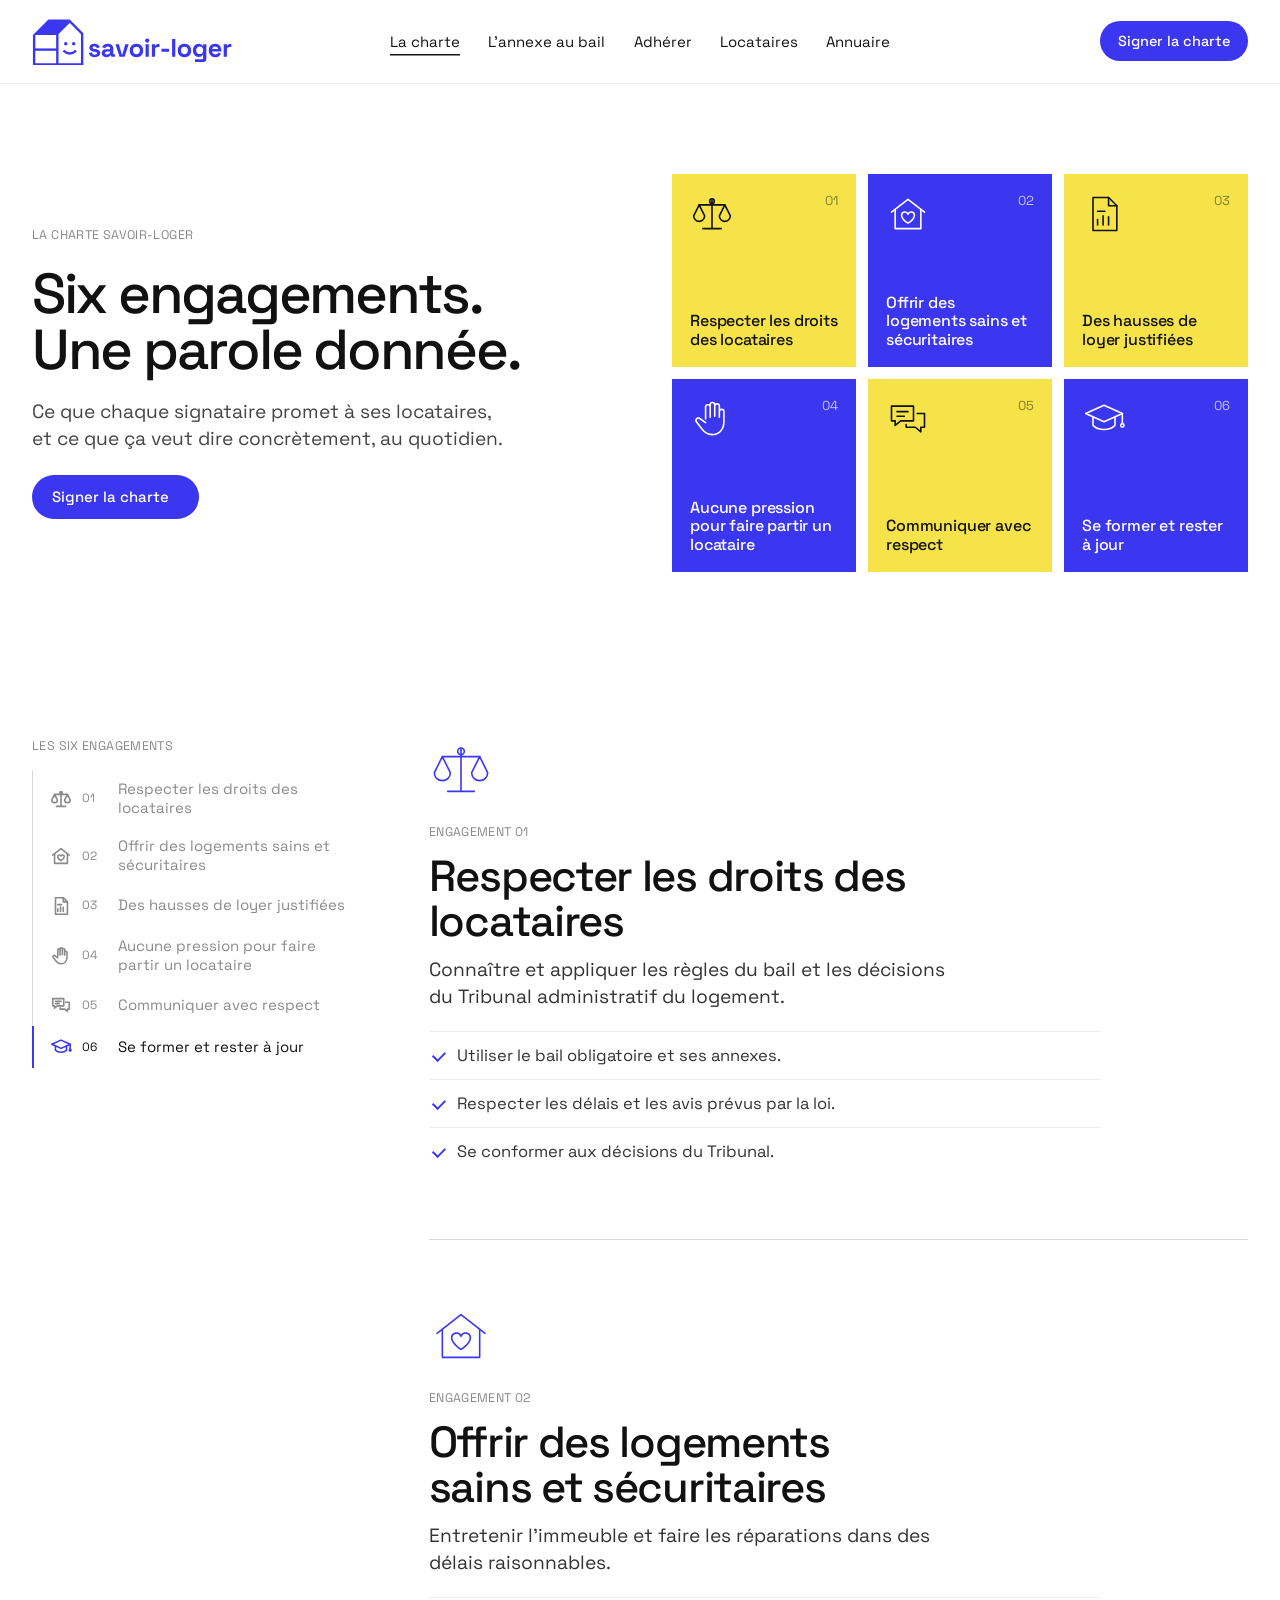
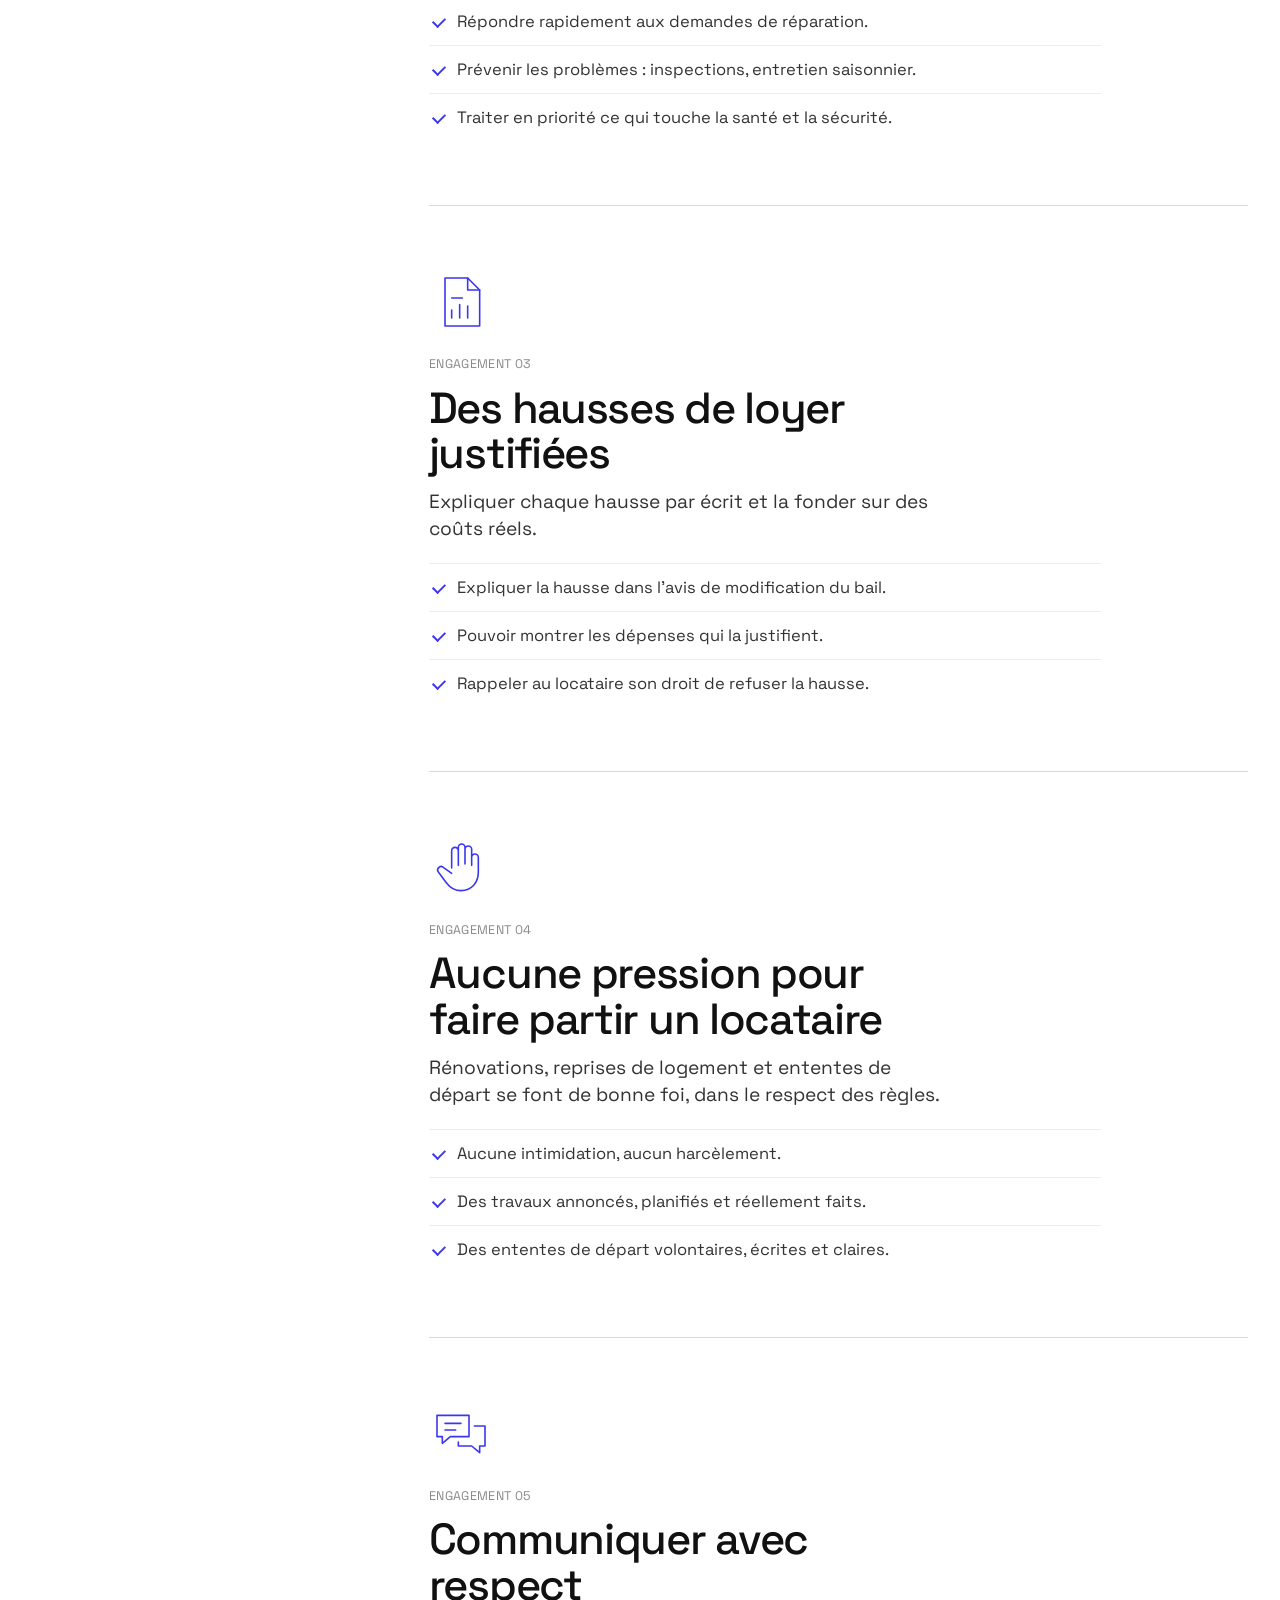
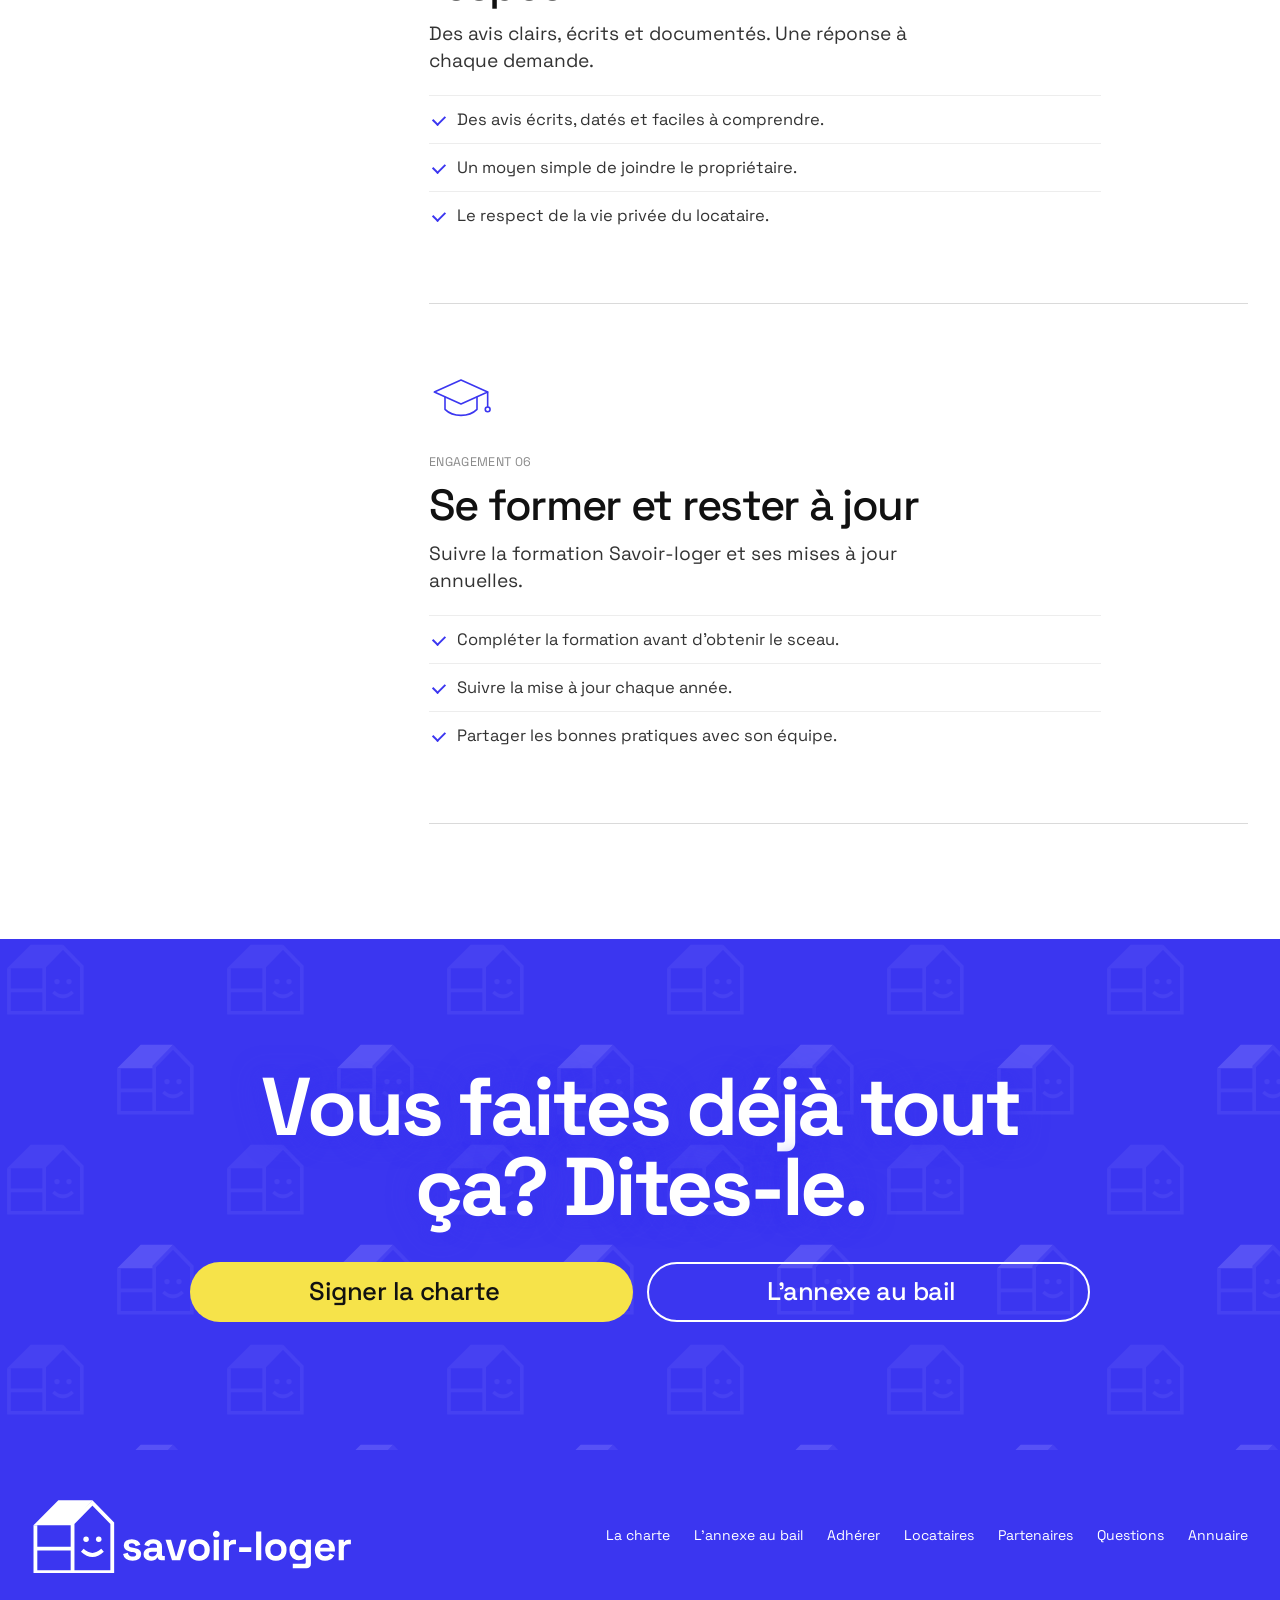
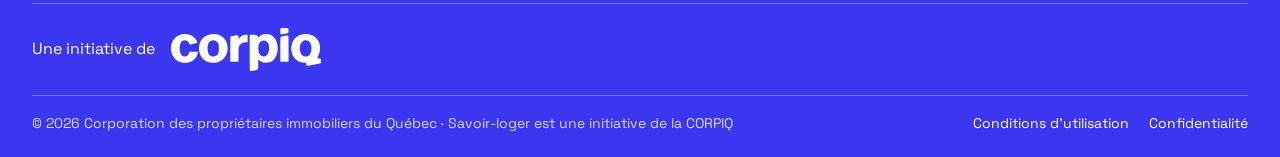
<file: savoirloger_website/la-charte.html>
<!DOCTYPE html>

<html lang="fr-CA"><head><meta charset="utf-8"/><meta content="width=device-width,initial-scale=1" name="viewport"/>
<title>La charte | Savoir-loger</title>
<meta content="Les six engagements de la charte Savoir-loger, et ce qu’ils veulent dire au quotidien." name="description"/>
<meta content="La charte | Savoir-loger" property="og:title"/><meta content="Les six engagements de la charte Savoir-loger, et ce qu’ils veulent dire au quotidien." property="og:description"/><meta content="fr_CA" property="og:locale"/>
<link href="logo/maison-corail.svg" rel="icon" type="image/svg+xml"/>
<link href="https://fonts.googleapis.com" rel="preconnect"/><link crossorigin="" href="https://fonts.gstatic.com" rel="preconnect"/>
<link href="https://fonts.googleapis.com/css2?family=Space+Grotesk:wght@400;500;600;700&amp;display=swap" rel="stylesheet"/>
<link href="style.css" rel="stylesheet"/>
</head><body>
<svg aria-hidden="true" height="0" style="position:absolute" width="0"><symbol id="logo-h" viewbox="0 -4 780 183"><g transform="scale(1.0294) translate(-22 -60)"><polygon fill="currentColor" points="25.5,116.5 84.36,57.64 165,57.64 118,112 118,116.5"></polygon>
<g fill="none" stroke="currentColor" stroke-linejoin="miter" stroke-miterlimit="10" stroke-width="9">
<path d="M30 116.5V228H212V112L165 64L118 112V228"></path>
<path d="M30 172H118"></path>
<path d="M141 176q24 22 48 0"></path>
</g>
<g fill="currentColor"><circle cx="150" cy="150" r="6.5"></circle><circle cx="180" cy="150" r="6.5"></circle></g></g><path d="M27.6 1.4000000000000001Q17.900000000000002 1.4000000000000001 11.700000000000001 -2.8Q5.5 -7.0 4.2 -14.8L15.8 -17.8Q16.5 -14.3 18.15 -12.3Q19.8 -10.3 22.25 -9.45Q24.700000000000003 -8.6 27.6 -8.6Q32.0 -8.6 34.1 -10.15Q36.2 -11.700000000000001 36.2 -14.0Q36.2 -16.3 34.2 -17.55Q32.2 -18.8 27.8 -19.6L25.0 -20.1Q19.8 -21.1 15.5 -22.85Q11.200000000000001 -24.6 8.600000000000001 -27.700000000000003Q6.0 -30.8 6.0 -35.7Q6.0 -43.1 11.4 -47.05Q16.8 -51.0 25.6 -51.0Q33.9 -51.0 39.400000000000006 -47.3Q44.900000000000006 -43.6 46.6 -37.6L34.9 -34.0Q34.1 -37.800000000000004 31.650000000000002 -39.400000000000006Q29.200000000000003 -41.0 25.6 -41.0Q22.0 -41.0 20.1 -39.75Q18.2 -38.5 18.2 -36.300000000000004Q18.2 -33.9 20.200000000000003 -32.75Q22.200000000000003 -31.6 25.6 -31.0L28.400000000000002 -30.5Q34.0 -29.5 38.55 -27.85Q43.1 -26.200000000000003 45.75 -23.150000000000002Q48.400000000000006 -20.1 48.400000000000006 -14.9Q48.400000000000006 -7.1000000000000005 42.75 -2.85Q37.1 1.4000000000000001 27.6 1.4000000000000001ZM72.80000000000001 1.4000000000000001Q67.5 1.4000000000000001 63.300000000000004 -0.45000000000000007Q59.10000000000001 -2.3000000000000003 56.650000000000006 -5.8500000000000005Q54.2 -9.4 54.2 -14.5Q54.2 -19.6 56.650000000000006 -23.05Q59.10000000000001 -26.5 63.45000000000001 -28.25Q67.80000000000001 -30.0 73.4 -30.0H87.0V-32.800000000000004Q87.0 -36.300000000000004 84.80000000000001 -38.550000000000004Q82.60000000000001 -40.800000000000004 77.80000000000001 -40.800000000000004Q73.10000000000001 -40.800000000000004 70.80000000000001 -38.650000000000006Q68.5 -36.5 67.80000000000001 -33.1L56.2 -37.0Q57.400000000000006 -40.800000000000004 60.050000000000004 -43.95Q62.7 -47.1 67.15 -49.05Q71.60000000000001 -51.0 78.0 -51.0Q87.80000000000001 -51.0 93.50000000000001 -46.1Q99.20000000000002 -41.2 99.20000000000002 -31.900000000000002V-13.4Q99.20000000000002 -10.4 102.0 -10.4H106.0V0.0H97.60000000000001Q93.9 0.0 91.5 -1.8Q89.10000000000001 -3.6 89.10000000000001 -6.6000000000000005V-6.7H87.20000000000002Q86.80000000000001 -5.5 85.4 -3.55Q84.0 -1.6 81.0 -0.09999999999999998Q78.0 1.4000000000000001 72.80000000000001 1.4000000000000001ZM75.0 -8.8Q80.30000000000001 -8.8 83.65 -11.75Q87.0 -14.700000000000001 87.0 -19.6V-20.6H74.30000000000001Q70.80000000000001 -20.6 68.80000000000001 -19.1Q66.80000000000001 -17.6 66.80000000000001 -14.9Q66.80000000000001 -12.200000000000001 68.9 -10.5Q71.0 -8.8 75.0 -8.8ZM123.60000000000002 0.0 107.80000000000001 -49.6H121.20000000000002L132.70000000000002 -9.200000000000001H134.50000000000003L146.00000000000003 -49.6H159.40000000000003L143.60000000000002 0.0ZM189.60000000000002 1.4000000000000001Q182.20000000000005 1.4000000000000001 176.30000000000004 -1.6Q170.40000000000003 -4.6000000000000005 167.00000000000003 -10.3Q163.60000000000002 -16.0 163.60000000000002 -24.0V-25.6Q163.60000000000002 -33.6 167.00000000000003 -39.3Q170.40000000000003 -45.0 176.30000000000004 -48.0Q182.20000000000005 -51.0 189.60000000000002 -51.0Q197.00000000000003 -51.0 202.90000000000003 -48.0Q208.80000000000004 -45.0 212.20000000000005 -39.3Q215.60000000000002 -33.6 215.60000000000002 -25.6V-24.0Q215.60000000000002 -16.0 212.20000000000005 -10.3Q208.80000000000004 -4.6000000000000005 202.90000000000003 -1.6Q197.00000000000003 1.4000000000000001 189.60000000000002 1.4000000000000001ZM189.60000000000002 -9.8Q195.40000000000003 -9.8 199.20000000000005 -13.55Q203.00000000000003 -17.3 203.00000000000003 -24.3V-25.3Q203.00000000000003 -32.300000000000004 199.25000000000003 -36.050000000000004Q195.50000000000003 -39.800000000000004 189.60000000000002 -39.800000000000004Q183.80000000000004 -39.800000000000004 180.00000000000003 -36.050000000000004Q176.20000000000002 -32.300000000000004 176.20000000000002 -25.3V-24.3Q176.20000000000002 -17.3 180.00000000000003 -13.55Q183.80000000000004 -9.8 189.60000000000002 -9.8ZM225.20000000000005 0.0V-49.6H237.80000000000004V0.0ZM231.50000000000003 -55.400000000000006Q228.10000000000002 -55.400000000000006 225.75000000000003 -57.60000000000001Q223.40000000000003 -59.800000000000004 223.40000000000003 -63.400000000000006Q223.40000000000003 -67.0 225.75000000000003 -69.2Q228.10000000000002 -71.4 231.50000000000003 -71.4Q235.00000000000003 -71.4 237.3 -69.2Q239.60000000000002 -67.0 239.60000000000002 -63.400000000000006Q239.60000000000002 -59.800000000000004 237.3 -57.60000000000001Q235.00000000000003 -55.400000000000006 231.50000000000003 -55.400000000000006ZM249.80000000000004 0.0V-49.6H262.20000000000005V-44.0H264.00000000000006Q265.1 -47.0 267.65000000000003 -48.400000000000006Q270.20000000000005 -49.800000000000004 273.6 -49.800000000000004H279.6V-38.6H273.40000000000003Q268.6 -38.6 265.5 -36.05Q262.40000000000003 -33.5 262.40000000000003 -28.200000000000003V0.0ZM287.20000000000005 -19.8V-31.200000000000003H316.8V-19.8ZM328.6 0.0V-70.0H341.20000000000005V0.0ZM376.80000000000007 1.4000000000000001Q369.40000000000003 1.4000000000000001 363.5 -1.6Q357.6 -4.6000000000000005 354.20000000000005 -10.3Q350.80000000000007 -16.0 350.80000000000007 -24.0V-25.6Q350.80000000000007 -33.6 354.20000000000005 -39.3Q357.6 -45.0 363.5 -48.0Q369.40000000000003 -51.0 376.80000000000007 -51.0Q384.20000000000005 -51.0 390.1 -48.0Q396.00000000000006 -45.0 399.4000000000001 -39.3Q402.80000000000007 -33.6 402.80000000000007 -25.6V-24.0Q402.80000000000007 -16.0 399.4000000000001 -10.3Q396.00000000000006 -4.6000000000000005 390.1 -1.6Q384.20000000000005 1.4000000000000001 376.80000000000007 1.4000000000000001ZM376.80000000000007 -9.8Q382.6 -9.8 386.40000000000003 -13.55Q390.20000000000005 -17.3 390.20000000000005 -24.3V-25.3Q390.20000000000005 -32.300000000000004 386.45000000000005 -36.050000000000004Q382.70000000000005 -39.800000000000004 376.80000000000007 -39.800000000000004Q371.00000000000006 -39.800000000000004 367.20000000000005 -36.050000000000004Q363.40000000000003 -32.300000000000004 363.40000000000003 -25.3V-24.3Q363.40000000000003 -17.3 367.20000000000005 -13.55Q371.00000000000006 -9.8 376.80000000000007 -9.8ZM410.00000000000006 -24.6V-26.200000000000003Q410.00000000000006 -34.0 413.1 -39.55Q416.20000000000005 -45.1 421.35 -48.05Q426.50000000000006 -51.0 432.6 -51.0Q439.40000000000003 -51.0 442.90000000000003 -48.6Q446.40000000000003 -46.2 448.00000000000006 -43.6H449.80000000000007V-49.6H462.20000000000005V8.8Q462.20000000000005 13.9 459.20000000000005 16.95Q456.20000000000005 20.0 451.20000000000005 20.0H418.00000000000006V9.0H446.80000000000007Q449.6 9.0 449.6 6.0V-6.9H447.80000000000007Q446.80000000000007 -5.300000000000001 445.00000000000006 -3.6500000000000004Q443.20000000000005 -2.0 440.20000000000005 -0.9Q437.20000000000005 0.2 432.6 0.2Q426.50000000000006 0.2 421.35 -2.75Q416.20000000000005 -5.7 413.1 -11.25Q410.00000000000006 -16.8 410.00000000000006 -24.6ZM436.20000000000005 -10.8Q442.00000000000006 -10.8 445.9000000000001 -14.5Q449.80000000000007 -18.2 449.80000000000007 -24.900000000000002V-25.900000000000002Q449.80000000000007 -32.7 445.95000000000005 -36.35Q442.1 -40.0 436.20000000000005 -40.0Q430.40000000000003 -40.0 426.5 -36.35Q422.6 -32.7 422.6 -25.900000000000002V-24.900000000000002Q422.6 -18.2 426.5 -14.5Q430.40000000000003 -10.8 436.20000000000005 -10.8ZM496.80000000000007 1.4000000000000001Q489.40000000000003 1.4000000000000001 483.75 -1.75Q478.1 -4.9 474.95000000000005 -10.650000000000002Q471.80000000000007 -16.400000000000002 471.80000000000007 -24.200000000000003V-25.400000000000002Q471.80000000000007 -33.2 474.9000000000001 -38.95Q478.00000000000006 -44.7 483.6 -47.85Q489.20000000000005 -51.0 496.6 -51.0Q503.90000000000003 -51.0 509.30000000000007 -47.75Q514.7 -44.5 517.7 -38.75Q520.7 -33.0 520.7 -25.400000000000002V-21.1H484.6Q484.80000000000007 -16.0 488.4000000000001 -12.8Q492.00000000000006 -9.600000000000001 497.20000000000005 -9.600000000000001Q502.50000000000006 -9.600000000000001 505.00000000000006 -11.900000000000002Q507.50000000000006 -14.200000000000001 508.80000000000007 -17.0L519.1 -11.600000000000001Q517.7 -9.0 515.0500000000001 -5.95Q512.4000000000001 -2.9000000000000004 508.00000000000006 -0.7500000000000001Q503.6 1.4000000000000001 496.80000000000007 1.4000000000000001ZM484.70000000000005 -30.5H507.90000000000003Q507.50000000000006 -34.800000000000004 504.45000000000005 -37.400000000000006Q501.40000000000003 -40.0 496.50000000000006 -40.0Q491.40000000000003 -40.0 488.40000000000003 -37.400000000000006Q485.40000000000003 -34.800000000000004 484.70000000000005 -30.5ZM529.9000000000001 0.0V-49.6H542.3000000000001V-44.0H544.1000000000001Q545.2 -47.0 547.75 -48.400000000000006Q550.3000000000001 -49.800000000000004 553.7 -49.800000000000004H559.7V-38.6H553.5000000000001Q548.7 -38.6 545.6000000000001 -36.05Q542.5000000000001 -33.5 542.5000000000001 -28.200000000000003V0.0Z" fill="currentColor" transform="translate(217.7 143.5)"></path></symbol><symbol id="maison" viewbox="20 56 200 178"><polygon fill="currentColor" points="25.5,116.5 84.36,57.64 165,57.64 118,112 118,116.5"></polygon>
<g fill="none" stroke="currentColor" stroke-linejoin="miter" stroke-miterlimit="10" stroke-width="9">
<path d="M30 116.5V228H212V112L165 64L118 112V228"></path>
<path d="M30 172H118"></path>
<path d="M141 176q24 22 48 0"></path>
</g>
<g fill="currentColor"><circle cx="150" cy="150" r="6.5"></circle><circle cx="180" cy="150" r="6.5"></circle></g></symbol></svg>
<div aria-hidden="true" class="chargeur" id="chargeur"><img alt="" src="logo/logo-anime-bleu.svg"/></div>
<script>(function(){var c=document.getElementById('chargeur');var vu=false;try{vu=sessionStorage.getItem('sl-charge')==='1';sessionStorage.setItem('sl-charge','1')}catch(e){}
if(vu){c.remove();return}var rm=matchMedia('(prefers-reduced-motion: reduce)').matches;var t0=Date.now(),min=rm?300:2300;
function fin(){setTimeout(function(){c.classList.add('fini');setTimeout(function(){c.remove()},700)},Math.max(0,min-(Date.now()-t0)))}
if(document.readyState==='complete')fin();else addEventListener('load',fin);})();</script>
<a class="skip" href="#main">Aller au contenu</a>
<header class="entete" id="hdr">
<a aria-label="Savoir-loger, accueil" class="logo" href="index.html"><svg aria-label="Savoir-loger" role="img" viewbox="0 -4 780 183"><use href="#logo-h"></use></svg></a>
<nav aria-label="Principal" class="e-liens"><a aria-current="page" href="la-charte.html">La charte</a><a href="annexe-au-bail.html">L’annexe au bail</a><a href="adherer.html">Adhérer</a><a href="locataires.html">Locataires</a><a href="annuaire.html">Annuaire</a></nav>
<div class="e-actions"><a class="pil-bleu" href="signer.html">Signer la charte</a><button aria-controls="mega" aria-expanded="false" class="e-menu" id="ouvrir">Menu</button></div>
<div class="mega" hidden="" id="mega"><ul class="mega-liste"><li><a href="la-charte.html"><b>La charte</b><span>Six engagements envers les locataires</span></a></li><li><a href="annexe-au-bail.html"><b>L’annexe au bail</b><span>La charte, jointe à chaque bail</span></a></li><li><a href="adherer.html"><b>Adhérer</b><span>Signer, se former, afficher le sceau</span></a></li><li><a href="locataires.html"><b>Locataires</b><span>Vérifier un propriétaire, signaler un manquement</span></a></li><li><a href="partenaires.html"><b>Partenaires</b><span>Faire connaître Savoir-loger</span></a></li><li><a href="questions.html"><b>Questions</b><span>Tout ce qu’on nous demande</span></a></li><li><a href="annuaire.html"><b>Annuaire</b><span>Trouver un propriétaire signataire</span></a></li></ul></div>
</header>
<main id="main">
<section class="ch-hero">
<div class="ch-hero-tx">
<span class="meta">La charte Savoir-loger</span>
<h1>Six engagements. Une parole donnée.</h1>
<p>Ce que chaque signataire promet à ses locataires, et ce que ça veut dire concrètement, au quotidien.</p>
<a class="pil-bleu" href="signer.html">Signer la charte</a>
</div>
<ol class="ch-tuiles"><li><a href="#eng-1" style="--t:#ECEBFE;--d:0ms"><span class="tu-ic"><svg aria-hidden="true" fill="none" height="44" stroke="currentColor" stroke-linecap="round" stroke-linejoin="round" stroke-width="1.8" viewbox="0 0 48 48" width="44"><path d="M24 8v32M14 40h20M10 14h28"></path><path d="M10 14l-6 12a6 6 0 0 0 12 0zM38 14l-6 12a6 6 0 0 0 12 0z"></path><circle cx="24" cy="10" r="2.5"></circle></svg></span><span class="tu-n">01</span><span class="tu-t">Respecter les droits des locataires</span></a></li><li><a href="#eng-2" style="--t:#FBE9D7;--d:90ms"><span class="tu-ic"><svg aria-hidden="true" fill="none" height="44" stroke="currentColor" stroke-linecap="round" stroke-linejoin="round" stroke-width="1.8" viewbox="0 0 48 48" width="44"><path d="M6 22 24 8l18 14"></path><path d="M10 19v21h28V19"></path><path d="M24 34s-7-4.2-7-8.6a3.6 3.6 0 0 1 7-1.2 3.6 3.6 0 0 1 7 1.2c0 4.4-7 8.6-7 8.6z"></path></svg></span><span class="tu-n">02</span><span class="tu-t">Offrir des logements sains et sécuritaires</span></a></li><li><a href="#eng-3" style="--t:#FFF3B0;--d:180ms"><span class="tu-ic"><svg aria-hidden="true" fill="none" height="44" stroke="currentColor" stroke-linecap="round" stroke-linejoin="round" stroke-width="1.8" viewbox="0 0 48 48" width="44"><path d="M12 6h17l9 9v27H12z"></path><path d="M29 6v9h9"></path><path d="M17 36v-6M23 36V26M29 36v-9"></path><path d="M17 21h8"></path></svg></span><span class="tu-n">03</span><span class="tu-t">Des hausses de loyer justifiées</span></a></li><li><a href="#eng-4" style="--t:#F8CDD5;--d:270ms"><span class="tu-ic"><svg aria-hidden="true" fill="none" height="44" stroke="currentColor" stroke-linecap="round" stroke-linejoin="round" stroke-width="1.8" viewbox="0 0 48 48" width="44"><path d="M17 24V11a2.5 2.5 0 0 1 5 0v11M22 21V8.5a2.5 2.5 0 0 1 5 0V21M27 21V10a2.5 2.5 0 0 1 5 0v12M32 22v-6a2.5 2.5 0 0 1 5 0v11c0 8-5 14-13 14-5 0-8-2-11-6l-6-8a2.6 2.6 0 0 1 4-3.3L17 28"></path></svg></span><span class="tu-n">04</span><span class="tu-t">Aucune pression pour faire partir un locataire</span></a></li><li><a href="#eng-5" style="--t:#E3F1EA;--d:360ms"><span class="tu-ic"><svg aria-hidden="true" fill="none" height="44" stroke="currentColor" stroke-linecap="round" stroke-linejoin="round" stroke-width="1.8" viewbox="0 0 48 48" width="44"><path d="M6 10h24v16H16l-6 5v-5H6z"></path><path d="M34 18h8v15h-4v5l-6-5H22v-3"></path><path d="M12 16h12M12 21h8"></path></svg></span><span class="tu-n">05</span><span class="tu-t">Communiquer avec respect</span></a></li><li><a href="#eng-6" style="--t:#ECEBFE;--d:450ms"><span class="tu-ic"><svg aria-hidden="true" fill="none" height="44" stroke="currentColor" stroke-linecap="round" stroke-linejoin="round" stroke-width="1.8" viewbox="0 0 48 48" width="44"><path d="M4 18 24 9l20 9-20 9z"></path><path d="M12 22v9c3 3 7 4.5 12 4.5s9-1.5 12-4.5v-9"></path><path d="M44 18v11"></path><circle cx="44" cy="31" r="1.8"></circle></svg></span><span class="tu-n">06</span><span class="tu-t">Se former et rester à jour</span></a></li></ol>
</section>
<section class="bloc">
<div class="ch"><nav aria-label="Les six engagements" class="ch-index"><p class="meta">Les six engagements</p><ol><li><a href="#eng-1"><span class="ix-ic"><svg aria-hidden="true" fill="none" height="22" stroke="currentColor" stroke-linecap="round" stroke-linejoin="round" stroke-width="1.8" viewbox="0 0 48 48" width="22"><path d="M24 8v32M14 40h20M10 14h28"></path><path d="M10 14l-6 12a6 6 0 0 0 12 0zM38 14l-6 12a6 6 0 0 0 12 0z"></path><circle cx="24" cy="10" r="2.5"></circle></svg></span><span class="ix-n">01</span><span class="ix-t">Respecter les droits des locataires</span></a></li><li><a href="#eng-2"><span class="ix-ic"><svg aria-hidden="true" fill="none" height="22" stroke="currentColor" stroke-linecap="round" stroke-linejoin="round" stroke-width="1.8" viewbox="0 0 48 48" width="22"><path d="M6 22 24 8l18 14"></path><path d="M10 19v21h28V19"></path><path d="M24 34s-7-4.2-7-8.6a3.6 3.6 0 0 1 7-1.2 3.6 3.6 0 0 1 7 1.2c0 4.4-7 8.6-7 8.6z"></path></svg></span><span class="ix-n">02</span><span class="ix-t">Offrir des logements sains et sécuritaires</span></a></li><li><a href="#eng-3"><span class="ix-ic"><svg aria-hidden="true" fill="none" height="22" stroke="currentColor" stroke-linecap="round" stroke-linejoin="round" stroke-width="1.8" viewbox="0 0 48 48" width="22"><path d="M12 6h17l9 9v27H12z"></path><path d="M29 6v9h9"></path><path d="M17 36v-6M23 36V26M29 36v-9"></path><path d="M17 21h8"></path></svg></span><span class="ix-n">03</span><span class="ix-t">Des hausses de loyer justifiées</span></a></li><li><a href="#eng-4"><span class="ix-ic"><svg aria-hidden="true" fill="none" height="22" stroke="currentColor" stroke-linecap="round" stroke-linejoin="round" stroke-width="1.8" viewbox="0 0 48 48" width="22"><path d="M17 24V11a2.5 2.5 0 0 1 5 0v11M22 21V8.5a2.5 2.5 0 0 1 5 0V21M27 21V10a2.5 2.5 0 0 1 5 0v12M32 22v-6a2.5 2.5 0 0 1 5 0v11c0 8-5 14-13 14-5 0-8-2-11-6l-6-8a2.6 2.6 0 0 1 4-3.3L17 28"></path></svg></span><span class="ix-n">04</span><span class="ix-t">Aucune pression pour faire partir un locataire</span></a></li><li><a href="#eng-5"><span class="ix-ic"><svg aria-hidden="true" fill="none" height="22" stroke="currentColor" stroke-linecap="round" stroke-linejoin="round" stroke-width="1.8" viewbox="0 0 48 48" width="22"><path d="M6 10h24v16H16l-6 5v-5H6z"></path><path d="M34 18h8v15h-4v5l-6-5H22v-3"></path><path d="M12 16h12M12 21h8"></path></svg></span><span class="ix-n">05</span><span class="ix-t">Communiquer avec respect</span></a></li><li><a href="#eng-6"><span class="ix-ic"><svg aria-hidden="true" fill="none" height="22" stroke="currentColor" stroke-linecap="round" stroke-linejoin="round" stroke-width="1.8" viewbox="0 0 48 48" width="22"><path d="M4 18 24 9l20 9-20 9z"></path><path d="M12 22v9c3 3 7 4.5 12 4.5s9-1.5 12-4.5v-9"></path><path d="M44 18v11"></path><circle cx="44" cy="31" r="1.8"></circle></svg></span><span class="ix-n">06</span><span class="ix-t">Se former et rester à jour</span></a></li></ol></nav><div class="ch-liste"><article class="eng" id="eng-1"><span class="eng-ic" style="background:#ECEBFE"><svg aria-hidden="true" fill="none" height="56" stroke="currentColor" stroke-linecap="round" stroke-linejoin="round" stroke-width="1.8" viewbox="0 0 48 48" width="56"><path d="M24 8v32M14 40h20M10 14h28"></path><path d="M10 14l-6 12a6 6 0 0 0 12 0zM38 14l-6 12a6 6 0 0 0 12 0z"></path><circle cx="24" cy="10" r="2.5"></circle></svg></span><span class="meta"><span>Engagement 01</span></span><h3>Respecter les droits des locataires</h3><p class="eng-d">Connaître et appliquer les règles du bail et les décisions du Tribunal administratif du logement.</p><ul class="puces"><li>Utiliser le bail obligatoire et ses annexes.</li><li>Respecter les délais et les avis prévus par la loi.</li><li>Se conformer aux décisions du Tribunal.</li></ul></article><article class="eng" id="eng-2"><span class="eng-ic" style="background:#FBE9D7"><svg aria-hidden="true" fill="none" height="56" stroke="currentColor" stroke-linecap="round" stroke-linejoin="round" stroke-width="1.8" viewbox="0 0 48 48" width="56"><path d="M6 22 24 8l18 14"></path><path d="M10 19v21h28V19"></path><path d="M24 34s-7-4.2-7-8.6a3.6 3.6 0 0 1 7-1.2 3.6 3.6 0 0 1 7 1.2c0 4.4-7 8.6-7 8.6z"></path></svg></span><span class="meta"><span>Engagement 02</span></span><h3>Offrir des logements sains et sécuritaires</h3><p class="eng-d">Entretenir l’immeuble et faire les réparations dans des délais raisonnables.</p><ul class="puces"><li>Répondre rapidement aux demandes de réparation.</li><li>Prévenir les problèmes : inspections, entretien saisonnier.</li><li>Traiter en priorité ce qui touche la santé et la sécurité.</li></ul></article><article class="eng" id="eng-3"><span class="eng-ic" style="background:#FFF3B0"><svg aria-hidden="true" fill="none" height="56" stroke="currentColor" stroke-linecap="round" stroke-linejoin="round" stroke-width="1.8" viewbox="0 0 48 48" width="56"><path d="M12 6h17l9 9v27H12z"></path><path d="M29 6v9h9"></path><path d="M17 36v-6M23 36V26M29 36v-9"></path><path d="M17 21h8"></path></svg></span><span class="meta"><span>Engagement 03</span></span><h3>Des hausses de loyer justifiées</h3><p class="eng-d">Expliquer chaque hausse par écrit et la fonder sur des coûts réels.</p><ul class="puces"><li>Expliquer la hausse dans l’avis de modification du bail.</li><li>Pouvoir montrer les dépenses qui la justifient.</li><li>Rappeler au locataire son droit de refuser la hausse.</li></ul></article><article class="eng" id="eng-4"><span class="eng-ic" style="background:#F8CDD5"><svg aria-hidden="true" fill="none" height="56" stroke="currentColor" stroke-linecap="round" stroke-linejoin="round" stroke-width="1.8" viewbox="0 0 48 48" width="56"><path d="M17 24V11a2.5 2.5 0 0 1 5 0v11M22 21V8.5a2.5 2.5 0 0 1 5 0V21M27 21V10a2.5 2.5 0 0 1 5 0v12M32 22v-6a2.5 2.5 0 0 1 5 0v11c0 8-5 14-13 14-5 0-8-2-11-6l-6-8a2.6 2.6 0 0 1 4-3.3L17 28"></path></svg></span><span class="meta"><span>Engagement 04</span></span><h3>Aucune pression pour faire partir un locataire</h3><p class="eng-d">Rénovations, reprises de logement et ententes de départ se font de bonne foi, dans le respect des règles.</p><ul class="puces"><li>Aucune intimidation, aucun harcèlement.</li><li>Des travaux annoncés, planifiés et réellement faits.</li><li>Des ententes de départ volontaires, écrites et claires.</li></ul></article><article class="eng" id="eng-5"><span class="eng-ic" style="background:#E3F1EA"><svg aria-hidden="true" fill="none" height="56" stroke="currentColor" stroke-linecap="round" stroke-linejoin="round" stroke-width="1.8" viewbox="0 0 48 48" width="56"><path d="M6 10h24v16H16l-6 5v-5H6z"></path><path d="M34 18h8v15h-4v5l-6-5H22v-3"></path><path d="M12 16h12M12 21h8"></path></svg></span><span class="meta"><span>Engagement 05</span></span><h3>Communiquer avec respect</h3><p class="eng-d">Des avis clairs, écrits et documentés. Une réponse à chaque demande.</p><ul class="puces"><li>Des avis écrits, datés et faciles à comprendre.</li><li>Un moyen simple de joindre le propriétaire.</li><li>Le respect de la vie privée du locataire.</li></ul></article><article class="eng" id="eng-6"><span class="eng-ic" style="background:#ECEBFE"><svg aria-hidden="true" fill="none" height="56" stroke="currentColor" stroke-linecap="round" stroke-linejoin="round" stroke-width="1.8" viewbox="0 0 48 48" width="56"><path d="M4 18 24 9l20 9-20 9z"></path><path d="M12 22v9c3 3 7 4.5 12 4.5s9-1.5 12-4.5v-9"></path><path d="M44 18v11"></path><circle cx="44" cy="31" r="1.8"></circle></svg></span><span class="meta"><span>Engagement 06</span></span><h3>Se former et rester à jour</h3><p class="eng-d">Suivre la formation Savoir-loger et ses mises à jour annuelles.</p><ul class="puces"><li>Compléter la formation avant d’obtenir le sceau.</li><li>Suivre la mise à jour chaque année.</li><li>Partager les bonnes pratiques avec son équipe.</li></ul></article></div></div>
</section>
<section class="fin">
<p class="gros">Vous faites déjà tout ça? Dites-le.</p>
<div class="gp"><a class="gpil" href="signer.html">Signer la charte</a><a class="gpil contour" href="annexe-au-bail.html">L’annexe au bail</a></div>
</section>
</main>
<footer class="pied"><div class="p-in"><a aria-label="Savoir-loger, accueil" class="logo" href="index.html"><svg aria-label="Savoir-loger" role="img" viewbox="0 -4 780 183"><use href="#logo-h"></use></svg></a><nav aria-label="Pied de page"><a href="la-charte.html">La charte</a><a href="annexe-au-bail.html">L’annexe au bail</a><a href="adherer.html">Adhérer</a><a href="locataires.html">Locataires</a><a href="partenaires.html">Partenaires</a><a href="questions.html">Questions</a><a href="annuaire.html">Annuaire</a></nav></div><div class="p-corpiq"><span>Une initiative de</span><a aria-label="CORPIQ" href="https://www.corpiq.com"><img alt="CORPIQ" height="43" src="logo/corpiq-blanc.svg" width="150"/></a></div><div class="p-bas"><span>© 2026 Corporation des propriétaires immobiliers du Québec · Savoir-loger est une initiative de la CORPIQ</span><nav aria-label="Liens légaux"><a href="https://www.corpiq.com/fr/conditions-utilisation.html">Conditions d’utilisation</a><a href="https://www.corpiq.com/fr/politique-de-confidentialite.html">Confidentialité</a></nav></div></footer>
<script src="site.js"></script>
</body></html>
</file>
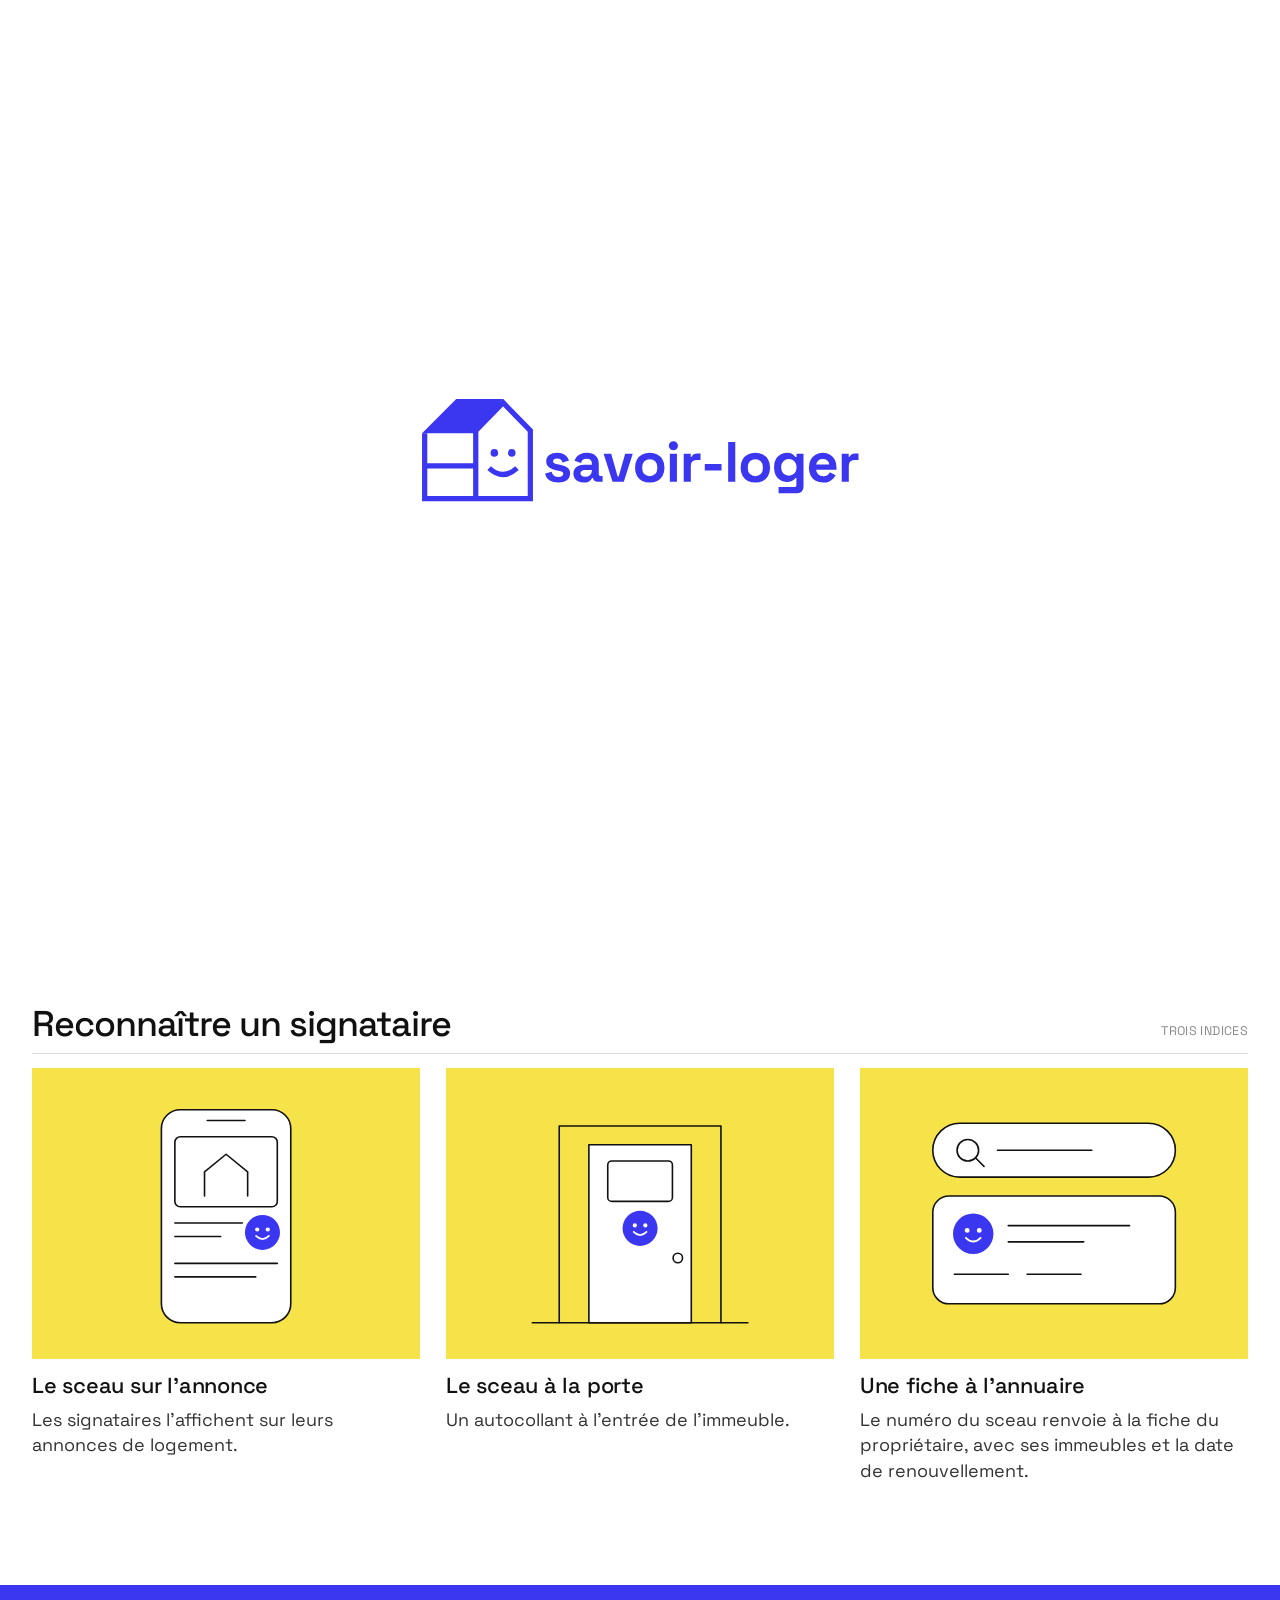
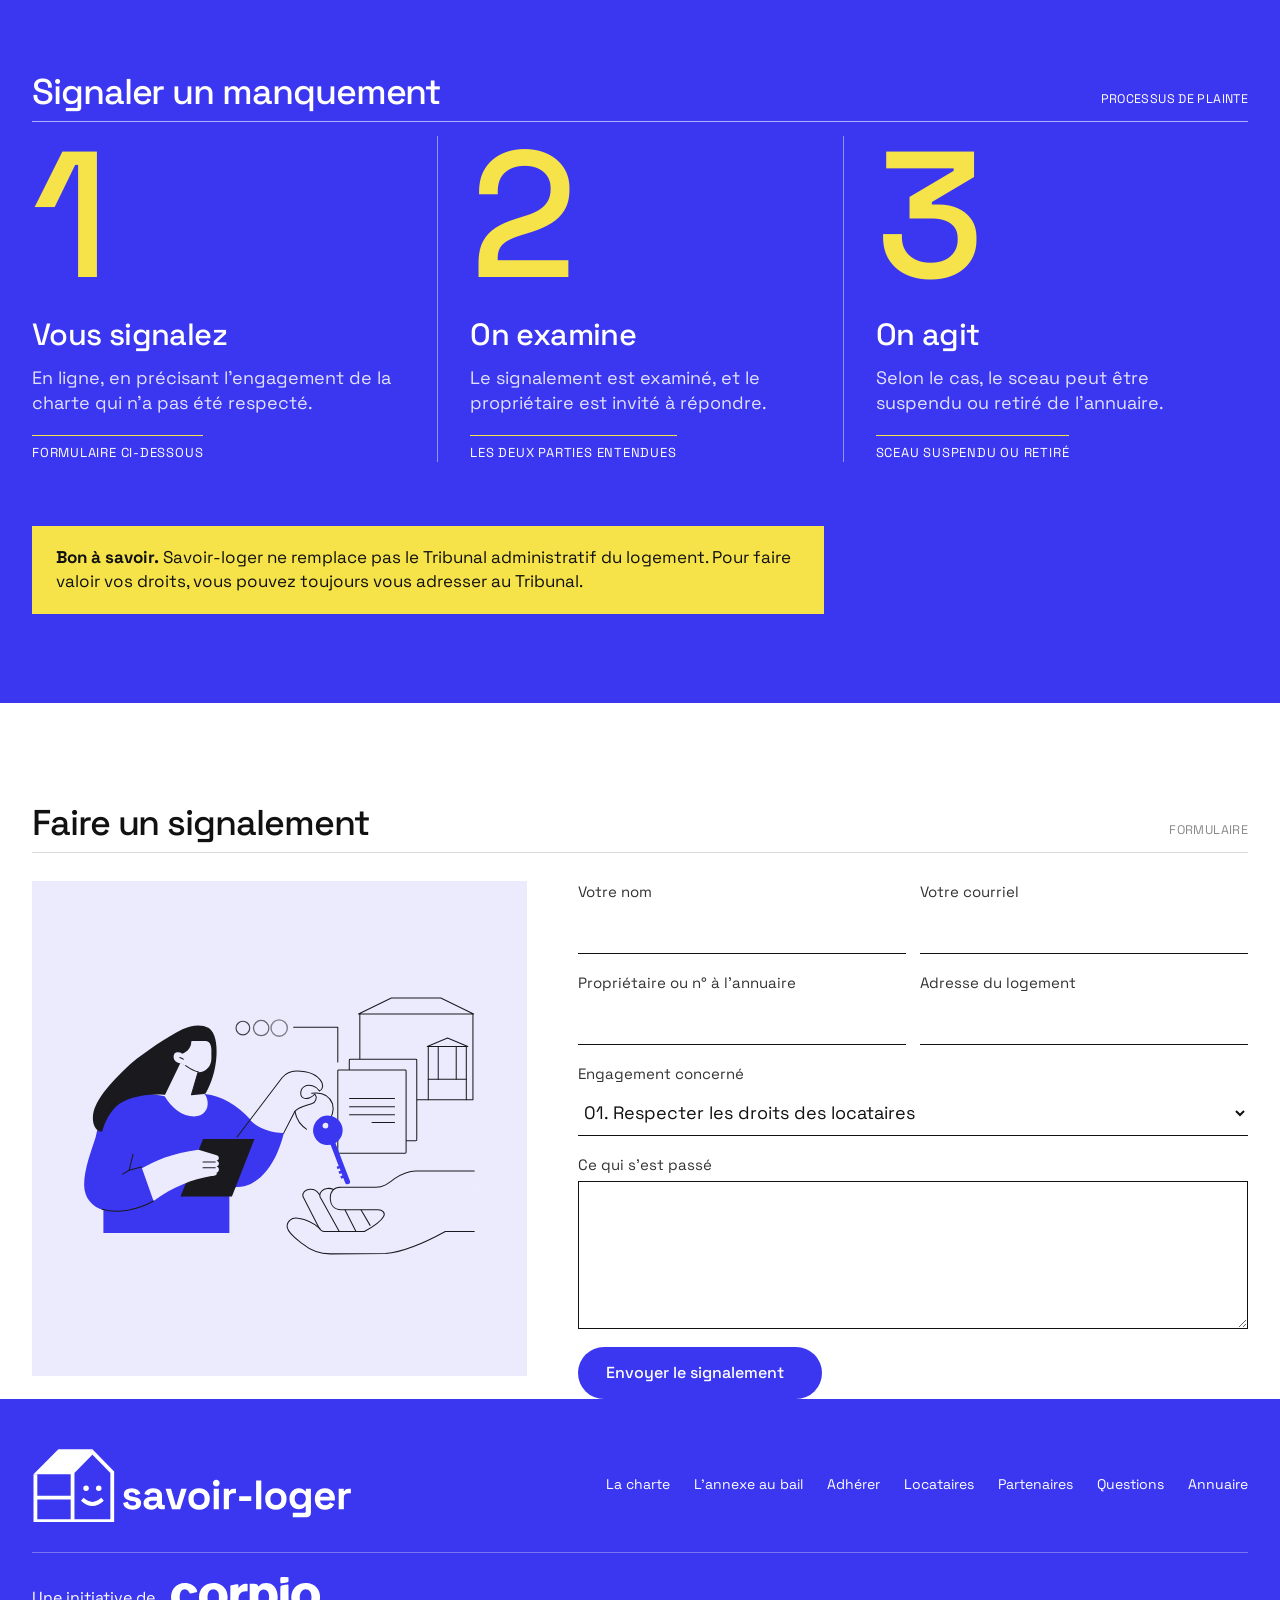
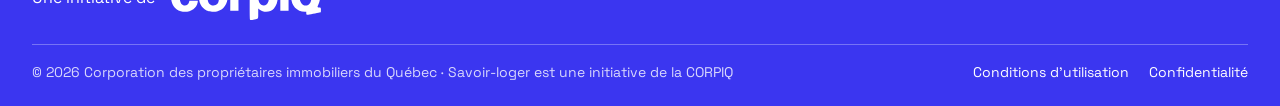
<file: savoirloger_website/locataires.html>
<!DOCTYPE html>

<html lang="fr-CA"><head><meta charset="utf-8"/><meta content="width=device-width,initial-scale=1" name="viewport"/>
<title>Locataires | Savoir-loger</title>
<meta content="Vous êtes locataire? Vérifiez si votre propriétaire est signataire de Savoir-loger, ou signalez un manquement à la charte." name="description"/>
<meta content="Locataires | Savoir-loger" property="og:title"/><meta content="Vous êtes locataire? Vérifiez si votre propriétaire est signataire de Savoir-loger, ou signalez un manquement à la charte." property="og:description"/><meta content="fr_CA" property="og:locale"/>
<link href="logo/maison-corail.svg" rel="icon" type="image/svg+xml"/>
<link href="https://fonts.googleapis.com" rel="preconnect"/><link crossorigin="" href="https://fonts.gstatic.com" rel="preconnect"/>
<link href="https://fonts.googleapis.com/css2?family=Space+Grotesk:wght@400;500;600;700&amp;display=swap" rel="stylesheet"/>
<link href="style.css" rel="stylesheet"/>
</head><body>
<svg aria-hidden="true" height="0" style="position:absolute" width="0"><symbol id="logo-h" viewbox="0 -4 780 183"><g transform="scale(1.0294) translate(-22 -60)"><polygon fill="currentColor" points="25.5,116.5 84.36,57.64 165,57.64 118,112 118,116.5"></polygon>
<g fill="none" stroke="currentColor" stroke-linejoin="miter" stroke-miterlimit="10" stroke-width="9">
<path d="M30 116.5V228H212V112L165 64L118 112V228"></path>
<path d="M30 172H118"></path>
<path d="M141 176q24 22 48 0"></path>
</g>
<g fill="currentColor"><circle cx="150" cy="150" r="6.5"></circle><circle cx="180" cy="150" r="6.5"></circle></g></g><path d="M27.6 1.4000000000000001Q17.900000000000002 1.4000000000000001 11.700000000000001 -2.8Q5.5 -7.0 4.2 -14.8L15.8 -17.8Q16.5 -14.3 18.15 -12.3Q19.8 -10.3 22.25 -9.45Q24.700000000000003 -8.6 27.6 -8.6Q32.0 -8.6 34.1 -10.15Q36.2 -11.700000000000001 36.2 -14.0Q36.2 -16.3 34.2 -17.55Q32.2 -18.8 27.8 -19.6L25.0 -20.1Q19.8 -21.1 15.5 -22.85Q11.200000000000001 -24.6 8.600000000000001 -27.700000000000003Q6.0 -30.8 6.0 -35.7Q6.0 -43.1 11.4 -47.05Q16.8 -51.0 25.6 -51.0Q33.9 -51.0 39.400000000000006 -47.3Q44.900000000000006 -43.6 46.6 -37.6L34.9 -34.0Q34.1 -37.800000000000004 31.650000000000002 -39.400000000000006Q29.200000000000003 -41.0 25.6 -41.0Q22.0 -41.0 20.1 -39.75Q18.2 -38.5 18.2 -36.300000000000004Q18.2 -33.9 20.200000000000003 -32.75Q22.200000000000003 -31.6 25.6 -31.0L28.400000000000002 -30.5Q34.0 -29.5 38.55 -27.85Q43.1 -26.200000000000003 45.75 -23.150000000000002Q48.400000000000006 -20.1 48.400000000000006 -14.9Q48.400000000000006 -7.1000000000000005 42.75 -2.85Q37.1 1.4000000000000001 27.6 1.4000000000000001ZM72.80000000000001 1.4000000000000001Q67.5 1.4000000000000001 63.300000000000004 -0.45000000000000007Q59.10000000000001 -2.3000000000000003 56.650000000000006 -5.8500000000000005Q54.2 -9.4 54.2 -14.5Q54.2 -19.6 56.650000000000006 -23.05Q59.10000000000001 -26.5 63.45000000000001 -28.25Q67.80000000000001 -30.0 73.4 -30.0H87.0V-32.800000000000004Q87.0 -36.300000000000004 84.80000000000001 -38.550000000000004Q82.60000000000001 -40.800000000000004 77.80000000000001 -40.800000000000004Q73.10000000000001 -40.800000000000004 70.80000000000001 -38.650000000000006Q68.5 -36.5 67.80000000000001 -33.1L56.2 -37.0Q57.400000000000006 -40.800000000000004 60.050000000000004 -43.95Q62.7 -47.1 67.15 -49.05Q71.60000000000001 -51.0 78.0 -51.0Q87.80000000000001 -51.0 93.50000000000001 -46.1Q99.20000000000002 -41.2 99.20000000000002 -31.900000000000002V-13.4Q99.20000000000002 -10.4 102.0 -10.4H106.0V0.0H97.60000000000001Q93.9 0.0 91.5 -1.8Q89.10000000000001 -3.6 89.10000000000001 -6.6000000000000005V-6.7H87.20000000000002Q86.80000000000001 -5.5 85.4 -3.55Q84.0 -1.6 81.0 -0.09999999999999998Q78.0 1.4000000000000001 72.80000000000001 1.4000000000000001ZM75.0 -8.8Q80.30000000000001 -8.8 83.65 -11.75Q87.0 -14.700000000000001 87.0 -19.6V-20.6H74.30000000000001Q70.80000000000001 -20.6 68.80000000000001 -19.1Q66.80000000000001 -17.6 66.80000000000001 -14.9Q66.80000000000001 -12.200000000000001 68.9 -10.5Q71.0 -8.8 75.0 -8.8ZM123.60000000000002 0.0 107.80000000000001 -49.6H121.20000000000002L132.70000000000002 -9.200000000000001H134.50000000000003L146.00000000000003 -49.6H159.40000000000003L143.60000000000002 0.0ZM189.60000000000002 1.4000000000000001Q182.20000000000005 1.4000000000000001 176.30000000000004 -1.6Q170.40000000000003 -4.6000000000000005 167.00000000000003 -10.3Q163.60000000000002 -16.0 163.60000000000002 -24.0V-25.6Q163.60000000000002 -33.6 167.00000000000003 -39.3Q170.40000000000003 -45.0 176.30000000000004 -48.0Q182.20000000000005 -51.0 189.60000000000002 -51.0Q197.00000000000003 -51.0 202.90000000000003 -48.0Q208.80000000000004 -45.0 212.20000000000005 -39.3Q215.60000000000002 -33.6 215.60000000000002 -25.6V-24.0Q215.60000000000002 -16.0 212.20000000000005 -10.3Q208.80000000000004 -4.6000000000000005 202.90000000000003 -1.6Q197.00000000000003 1.4000000000000001 189.60000000000002 1.4000000000000001ZM189.60000000000002 -9.8Q195.40000000000003 -9.8 199.20000000000005 -13.55Q203.00000000000003 -17.3 203.00000000000003 -24.3V-25.3Q203.00000000000003 -32.300000000000004 199.25000000000003 -36.050000000000004Q195.50000000000003 -39.800000000000004 189.60000000000002 -39.800000000000004Q183.80000000000004 -39.800000000000004 180.00000000000003 -36.050000000000004Q176.20000000000002 -32.300000000000004 176.20000000000002 -25.3V-24.3Q176.20000000000002 -17.3 180.00000000000003 -13.55Q183.80000000000004 -9.8 189.60000000000002 -9.8ZM225.20000000000005 0.0V-49.6H237.80000000000004V0.0ZM231.50000000000003 -55.400000000000006Q228.10000000000002 -55.400000000000006 225.75000000000003 -57.60000000000001Q223.40000000000003 -59.800000000000004 223.40000000000003 -63.400000000000006Q223.40000000000003 -67.0 225.75000000000003 -69.2Q228.10000000000002 -71.4 231.50000000000003 -71.4Q235.00000000000003 -71.4 237.3 -69.2Q239.60000000000002 -67.0 239.60000000000002 -63.400000000000006Q239.60000000000002 -59.800000000000004 237.3 -57.60000000000001Q235.00000000000003 -55.400000000000006 231.50000000000003 -55.400000000000006ZM249.80000000000004 0.0V-49.6H262.20000000000005V-44.0H264.00000000000006Q265.1 -47.0 267.65000000000003 -48.400000000000006Q270.20000000000005 -49.800000000000004 273.6 -49.800000000000004H279.6V-38.6H273.40000000000003Q268.6 -38.6 265.5 -36.05Q262.40000000000003 -33.5 262.40000000000003 -28.200000000000003V0.0ZM287.20000000000005 -19.8V-31.200000000000003H316.8V-19.8ZM328.6 0.0V-70.0H341.20000000000005V0.0ZM376.80000000000007 1.4000000000000001Q369.40000000000003 1.4000000000000001 363.5 -1.6Q357.6 -4.6000000000000005 354.20000000000005 -10.3Q350.80000000000007 -16.0 350.80000000000007 -24.0V-25.6Q350.80000000000007 -33.6 354.20000000000005 -39.3Q357.6 -45.0 363.5 -48.0Q369.40000000000003 -51.0 376.80000000000007 -51.0Q384.20000000000005 -51.0 390.1 -48.0Q396.00000000000006 -45.0 399.4000000000001 -39.3Q402.80000000000007 -33.6 402.80000000000007 -25.6V-24.0Q402.80000000000007 -16.0 399.4000000000001 -10.3Q396.00000000000006 -4.6000000000000005 390.1 -1.6Q384.20000000000005 1.4000000000000001 376.80000000000007 1.4000000000000001ZM376.80000000000007 -9.8Q382.6 -9.8 386.40000000000003 -13.55Q390.20000000000005 -17.3 390.20000000000005 -24.3V-25.3Q390.20000000000005 -32.300000000000004 386.45000000000005 -36.050000000000004Q382.70000000000005 -39.800000000000004 376.80000000000007 -39.800000000000004Q371.00000000000006 -39.800000000000004 367.20000000000005 -36.050000000000004Q363.40000000000003 -32.300000000000004 363.40000000000003 -25.3V-24.3Q363.40000000000003 -17.3 367.20000000000005 -13.55Q371.00000000000006 -9.8 376.80000000000007 -9.8ZM410.00000000000006 -24.6V-26.200000000000003Q410.00000000000006 -34.0 413.1 -39.55Q416.20000000000005 -45.1 421.35 -48.05Q426.50000000000006 -51.0 432.6 -51.0Q439.40000000000003 -51.0 442.90000000000003 -48.6Q446.40000000000003 -46.2 448.00000000000006 -43.6H449.80000000000007V-49.6H462.20000000000005V8.8Q462.20000000000005 13.9 459.20000000000005 16.95Q456.20000000000005 20.0 451.20000000000005 20.0H418.00000000000006V9.0H446.80000000000007Q449.6 9.0 449.6 6.0V-6.9H447.80000000000007Q446.80000000000007 -5.300000000000001 445.00000000000006 -3.6500000000000004Q443.20000000000005 -2.0 440.20000000000005 -0.9Q437.20000000000005 0.2 432.6 0.2Q426.50000000000006 0.2 421.35 -2.75Q416.20000000000005 -5.7 413.1 -11.25Q410.00000000000006 -16.8 410.00000000000006 -24.6ZM436.20000000000005 -10.8Q442.00000000000006 -10.8 445.9000000000001 -14.5Q449.80000000000007 -18.2 449.80000000000007 -24.900000000000002V-25.900000000000002Q449.80000000000007 -32.7 445.95000000000005 -36.35Q442.1 -40.0 436.20000000000005 -40.0Q430.40000000000003 -40.0 426.5 -36.35Q422.6 -32.7 422.6 -25.900000000000002V-24.900000000000002Q422.6 -18.2 426.5 -14.5Q430.40000000000003 -10.8 436.20000000000005 -10.8ZM496.80000000000007 1.4000000000000001Q489.40000000000003 1.4000000000000001 483.75 -1.75Q478.1 -4.9 474.95000000000005 -10.650000000000002Q471.80000000000007 -16.400000000000002 471.80000000000007 -24.200000000000003V-25.400000000000002Q471.80000000000007 -33.2 474.9000000000001 -38.95Q478.00000000000006 -44.7 483.6 -47.85Q489.20000000000005 -51.0 496.6 -51.0Q503.90000000000003 -51.0 509.30000000000007 -47.75Q514.7 -44.5 517.7 -38.75Q520.7 -33.0 520.7 -25.400000000000002V-21.1H484.6Q484.80000000000007 -16.0 488.4000000000001 -12.8Q492.00000000000006 -9.600000000000001 497.20000000000005 -9.600000000000001Q502.50000000000006 -9.600000000000001 505.00000000000006 -11.900000000000002Q507.50000000000006 -14.200000000000001 508.80000000000007 -17.0L519.1 -11.600000000000001Q517.7 -9.0 515.0500000000001 -5.95Q512.4000000000001 -2.9000000000000004 508.00000000000006 -0.7500000000000001Q503.6 1.4000000000000001 496.80000000000007 1.4000000000000001ZM484.70000000000005 -30.5H507.90000000000003Q507.50000000000006 -34.800000000000004 504.45000000000005 -37.400000000000006Q501.40000000000003 -40.0 496.50000000000006 -40.0Q491.40000000000003 -40.0 488.40000000000003 -37.400000000000006Q485.40000000000003 -34.800000000000004 484.70000000000005 -30.5ZM529.9000000000001 0.0V-49.6H542.3000000000001V-44.0H544.1000000000001Q545.2 -47.0 547.75 -48.400000000000006Q550.3000000000001 -49.800000000000004 553.7 -49.800000000000004H559.7V-38.6H553.5000000000001Q548.7 -38.6 545.6000000000001 -36.05Q542.5000000000001 -33.5 542.5000000000001 -28.200000000000003V0.0Z" fill="currentColor" transform="translate(217.7 143.5)"></path></symbol><symbol id="maison" viewbox="20 56 200 178"><polygon fill="currentColor" points="25.5,116.5 84.36,57.64 165,57.64 118,112 118,116.5"></polygon>
<g fill="none" stroke="currentColor" stroke-linejoin="miter" stroke-miterlimit="10" stroke-width="9">
<path d="M30 116.5V228H212V112L165 64L118 112V228"></path>
<path d="M30 172H118"></path>
<path d="M141 176q24 22 48 0"></path>
</g>
<g fill="currentColor"><circle cx="150" cy="150" r="6.5"></circle><circle cx="180" cy="150" r="6.5"></circle></g></symbol></svg>
<div aria-hidden="true" class="chargeur" id="chargeur"><img alt="" src="logo/logo-anime-bleu.svg"/></div>
<script>(function(){var c=document.getElementById('chargeur');var vu=false;try{vu=sessionStorage.getItem('sl-charge')==='1';sessionStorage.setItem('sl-charge','1')}catch(e){}
if(vu){c.remove();return}var rm=matchMedia('(prefers-reduced-motion: reduce)').matches;var t0=Date.now(),min=rm?300:2300;
function fin(){setTimeout(function(){c.classList.add('fini');setTimeout(function(){c.remove()},700)},Math.max(0,min-(Date.now()-t0)))}
if(document.readyState==='complete')fin();else addEventListener('load',fin);})();</script>
<a class="skip" href="#main">Aller au contenu</a>
<header class="entete" id="hdr">
<a aria-label="Savoir-loger, accueil" class="logo" href="index.html"><svg aria-label="Savoir-loger" role="img" viewbox="0 -4 780 183"><use href="#logo-h"></use></svg></a>
<nav aria-label="Principal" class="e-liens"><a href="la-charte.html">La charte</a><a href="annexe-au-bail.html">L’annexe au bail</a><a href="adherer.html">Adhérer</a><a aria-current="page" href="locataires.html">Locataires</a><a href="annuaire.html">Annuaire</a></nav>
<div class="e-actions"><a class="pil-bleu" href="signer.html">Signer la charte</a><button aria-controls="mega" aria-expanded="false" class="e-menu" id="ouvrir">Menu</button></div>
<div class="mega" hidden="" id="mega"><ul class="mega-liste"><li><a href="la-charte.html"><b>La charte</b><span>Six engagements envers les locataires</span></a></li><li><a href="annexe-au-bail.html"><b>L’annexe au bail</b><span>La charte, jointe à chaque bail</span></a></li><li><a href="adherer.html"><b>Adhérer</b><span>Signer, se former, afficher le sceau</span></a></li><li><a href="locataires.html"><b>Locataires</b><span>Vérifier un propriétaire, signaler un manquement</span></a></li><li><a href="partenaires.html"><b>Partenaires</b><span>Faire connaître Savoir-loger</span></a></li><li><a href="questions.html"><b>Questions</b><span>Tout ce qu’on nous demande</span></a></li><li><a href="annuaire.html"><b>Annuaire</b><span>Trouver un propriétaire signataire</span></a></li></ul></div>
</header>
<main id="main">
<section class="ch-hero lo-hero">
<div class="ch-hero-tx">
<span class="meta">Locataires</span>
<h1>Vous êtes locataire?</h1>
<p>Savoir-loger vous dit à quoi un propriétaire signataire s’engage, et quoi faire s’il ne respecte pas sa parole.</p>
<div class="boutons"><a class="pil-bleu" href="annuaire.html">Consulter l’annuaire</a><a class="pil-contour" href="#signaler">Signaler un manquement</a></div>
</div>
<a class="verif-carte" href="annuaire.html">
<span class="vc-champ"><svg aria-hidden="true" fill="none" height="22" stroke="currentColor" stroke-linecap="round" stroke-linejoin="round" stroke-width="1.8" viewbox="0 0 48 48" width="22"><circle cx="21" cy="21" r="12"></circle><path d="M30 30l11 11"></path></svg><span>Nom du propriétaire ou adresse</span><span class="vc-bt">Chercher</span></span>
<span class="vc-res"><svg aria-hidden="true" height="46" viewbox="-16 -16 32 32" width="46"><g class="m-sceau" transform="translate(0 0) scale(1.0)"><circle fill="#3B36F0" r="15" stroke="none"></circle><circle cx="-4.5" cy="-2.5" fill="#fff" r="1.8" stroke="none"></circle><circle cx="4.5" cy="-2.5" fill="#fff" r="1.8" stroke="none"></circle><path d="M-5.5 3q5.5 5.5 11 0" fill="none" stroke="#fff" stroke-width="1.8"></path></g></svg><span class="vc-tx"><span class="meta">Exemple de fiche</span><b>Propriétaire signataire</b><span>Sceau valide · formation à jour</span></span><span class="vc-ok">✓</span></span>
<span class="vc-lignes"><span>Immeubles inscrits</span><span>Dernier renouvellement</span></span>
</a>
</section>
<section class="bloc"><div class="titre"><h2>Ce que ça change pour vous</h2><span class="meta">Bénéfices pour le locataire</span></div><ol class="bn-ligne"><li><span class="bn-n">01</span><b>Savoir à quoi s’attendre</b><span class="bn-t">Six engagements clairs, écrits et joints au bail.</span></li><li><span class="bn-n">02</span><b>Vérifier en un clic</b><span class="bn-t">L’annuaire public confirme que le sceau du propriétaire est valide.</span></li><li><span class="bn-n">03</span><b>Des échanges plus simples</b><span class="bn-t">Des avis écrits, des hausses expliquées, une réponse à chaque demande.</span></li><li><span class="bn-n">04</span><b>Un recours de plus</b><span class="bn-t">Signaler un manquement, sans perdre aucun droit devant le Tribunal administratif du logement.</span></li></ol></section>
<section class="bloc">
<div class="titre"><h2>Reconnaître un signataire</h2><span class="meta">Trois indices</span></div>
<ul class="lieux"><li style="--d:0ms"><div class="li-mock"><svg aria-hidden="true" fill="none" stroke="#111" stroke-linecap="round" stroke-linejoin="round" stroke-width="1.6" viewbox="0 0 240 170"><rect fill="#fff" height="158" rx="14" width="96" x="72" y="8"></rect><path d="M106 16h28"></path>
<rect height="52" rx="4" width="76" x="82" y="28"></rect><path d="M104 72V54l16-13 16 13v18"></path><path d="M82 92h50M82 102h34M82 122h76M82 132h60"></path><g class="m-sceau" transform="translate(147 99) scale(0.8666666666666667)"><circle fill="#3B36F0" r="15" stroke="none"></circle><circle cx="-4.5" cy="-2.5" fill="#fff" r="1.8" stroke="none"></circle><circle cx="4.5" cy="-2.5" fill="#fff" r="1.8" stroke="none"></circle><path d="M-5.5 3q5.5 5.5 11 0" fill="none" stroke="#fff" stroke-width="1.8"></path></g></svg></div><h3>Le sceau sur l’annonce</h3><p>Les signataires l’affichent sur leurs annonces de logement.</p></li><li style="--d:110ms"><div class="li-mock"><svg aria-hidden="true" fill="none" stroke="#111" stroke-linecap="round" stroke-linejoin="round" stroke-width="1.6" viewbox="0 0 240 170"><path d="M60 166V20h120v146"></path><rect fill="#fff" height="132" width="76" x="82" y="34"></rect><rect height="30" rx="3" width="48" x="96" y="46"></rect><circle cx="148" cy="118" r="3.5"></circle><path d="M40 166h160"></path><g class="m-sceau" transform="translate(120 96) scale(0.8666666666666667)"><circle fill="#3B36F0" r="15" stroke="none"></circle><circle cx="-4.5" cy="-2.5" fill="#fff" r="1.8" stroke="none"></circle><circle cx="4.5" cy="-2.5" fill="#fff" r="1.8" stroke="none"></circle><path d="M-5.5 3q5.5 5.5 11 0" fill="none" stroke="#fff" stroke-width="1.8"></path></g></svg></div><h3>Le sceau à la porte</h3><p>Un autocollant à l’entrée de l’immeuble.</p></li><li style="--d:220ms"><div class="li-mock"><svg aria-hidden="true" fill="none" stroke="#111" stroke-linecap="round" stroke-linejoin="round" stroke-width="1.6" viewbox="0 0 240 170"><rect fill="#fff" height="40" rx="20" width="180" x="30" y="18"></rect><circle cx="56" cy="38" r="8"></circle><path d="M62 44l6 6"></path><path d="M78 38h70"></path>
<rect fill="#fff" height="80" rx="12" width="180" x="30" y="72"></rect><g class="m-sceau" transform="translate(60 100) scale(1.0)"><circle fill="#3B36F0" r="15" stroke="none"></circle><circle cx="-4.5" cy="-2.5" fill="#fff" r="1.8" stroke="none"></circle><circle cx="4.5" cy="-2.5" fill="#fff" r="1.8" stroke="none"></circle><path d="M-5.5 3q5.5 5.5 11 0" fill="none" stroke="#fff" stroke-width="1.8"></path></g><path d="M86 94h90M86 106h56M46 130h40M100 130h40"></path></svg></div><h3>Une fiche à l’annuaire</h3><p>Le numéro du sceau renvoie à la fiche du propriétaire, avec ses immeubles et la date de renouvellement.</p></li></ul>
</section>
<section class="bande" id="signaler">
<div class="titre"><h2>Signaler un manquement</h2><span class="meta">Processus de plainte</span></div>
<ol class="parcours"><li style="--d:0ms"><span class="pa-n">1</span><h3>Vous signalez</h3><p>En ligne, en précisant l’engagement de la charte qui n’a pas été respecté.</p><span class="pa-tag">Formulaire ci-dessous</span></li><li style="--d:120ms"><span class="pa-n">2</span><h3>On examine</h3><p>Le signalement est examiné, et le propriétaire est invité à répondre.</p><span class="pa-tag">Les deux parties entendues</span></li><li style="--d:240ms"><span class="pa-n">3</span><h3>On agit</h3><p>Selon le cas, le sceau peut être suspendu ou retiré de l’annuaire.</p><span class="pa-tag">Sceau suspendu ou retiré</span></li></ol>
<p class="encadre"><b>Bon à savoir.</b> Savoir-loger ne remplace pas le Tribunal administratif du logement. Pour faire valoir vos droits, vous pouvez toujours vous adresser au Tribunal.</p>
</section>
<section class="bloc">
<div class="titre"><h2>Faire un signalement</h2><span class="meta">Formulaire</span></div>
<div class="duo"><figure class="visuel" style="background:#ECEBFE"><img alt="Une propriétaire remet une clé à un locataire" loading="lazy" src="illustrations/cles-tablette-ecebfe.svg"/></figure><form action="#" class="formulaire form-carte" onsubmit="return false">
<label>Votre nom<input autocomplete="name" name="nom" type="text"/></label>
<label>Votre courriel<input autocomplete="email" name="courriel" type="email"/></label>
<label>Propriétaire ou n° à l’annuaire<input name="proprietaire" type="text"/></label>
<label>Adresse du logement<input autocomplete="street-address" name="adresse" type="text"/></label>
<label class="large">Engagement concerné<select name="engagement"><option>01. Respecter les droits des locataires</option><option>02. Offrir des logements sains et sécuritaires</option><option>03. Des hausses de loyer justifiées</option><option>04. Aucune pression pour faire partir un locataire</option><option>05. Communiquer avec respect</option><option>06. Se former et rester à jour</option></select></label>
<label class="large">Ce qui s’est passé<textarea name="details" rows="5"></textarea></label>
<button class="pil-bleu large" type="submit">Envoyer le signalement</button>
</form></div>

</section>
</main>
<footer class="pied"><div class="p-in"><a aria-label="Savoir-loger, accueil" class="logo" href="index.html"><svg aria-label="Savoir-loger" role="img" viewbox="0 -4 780 183"><use href="#logo-h"></use></svg></a><nav aria-label="Pied de page"><a href="la-charte.html">La charte</a><a href="annexe-au-bail.html">L’annexe au bail</a><a href="adherer.html">Adhérer</a><a href="locataires.html">Locataires</a><a href="partenaires.html">Partenaires</a><a href="questions.html">Questions</a><a href="annuaire.html">Annuaire</a></nav></div><div class="p-corpiq"><span>Une initiative de</span><a aria-label="CORPIQ" href="https://www.corpiq.com"><img alt="CORPIQ" height="43" src="logo/corpiq-blanc.svg" width="150"/></a></div><div class="p-bas"><span>© 2026 Corporation des propriétaires immobiliers du Québec · Savoir-loger est une initiative de la CORPIQ</span><nav aria-label="Liens légaux"><a href="https://www.corpiq.com/fr/conditions-utilisation.html">Conditions d’utilisation</a><a href="https://www.corpiq.com/fr/politique-de-confidentialite.html">Confidentialité</a></nav></div></footer>
<script src="site.js"></script>
</body></html>
</file>
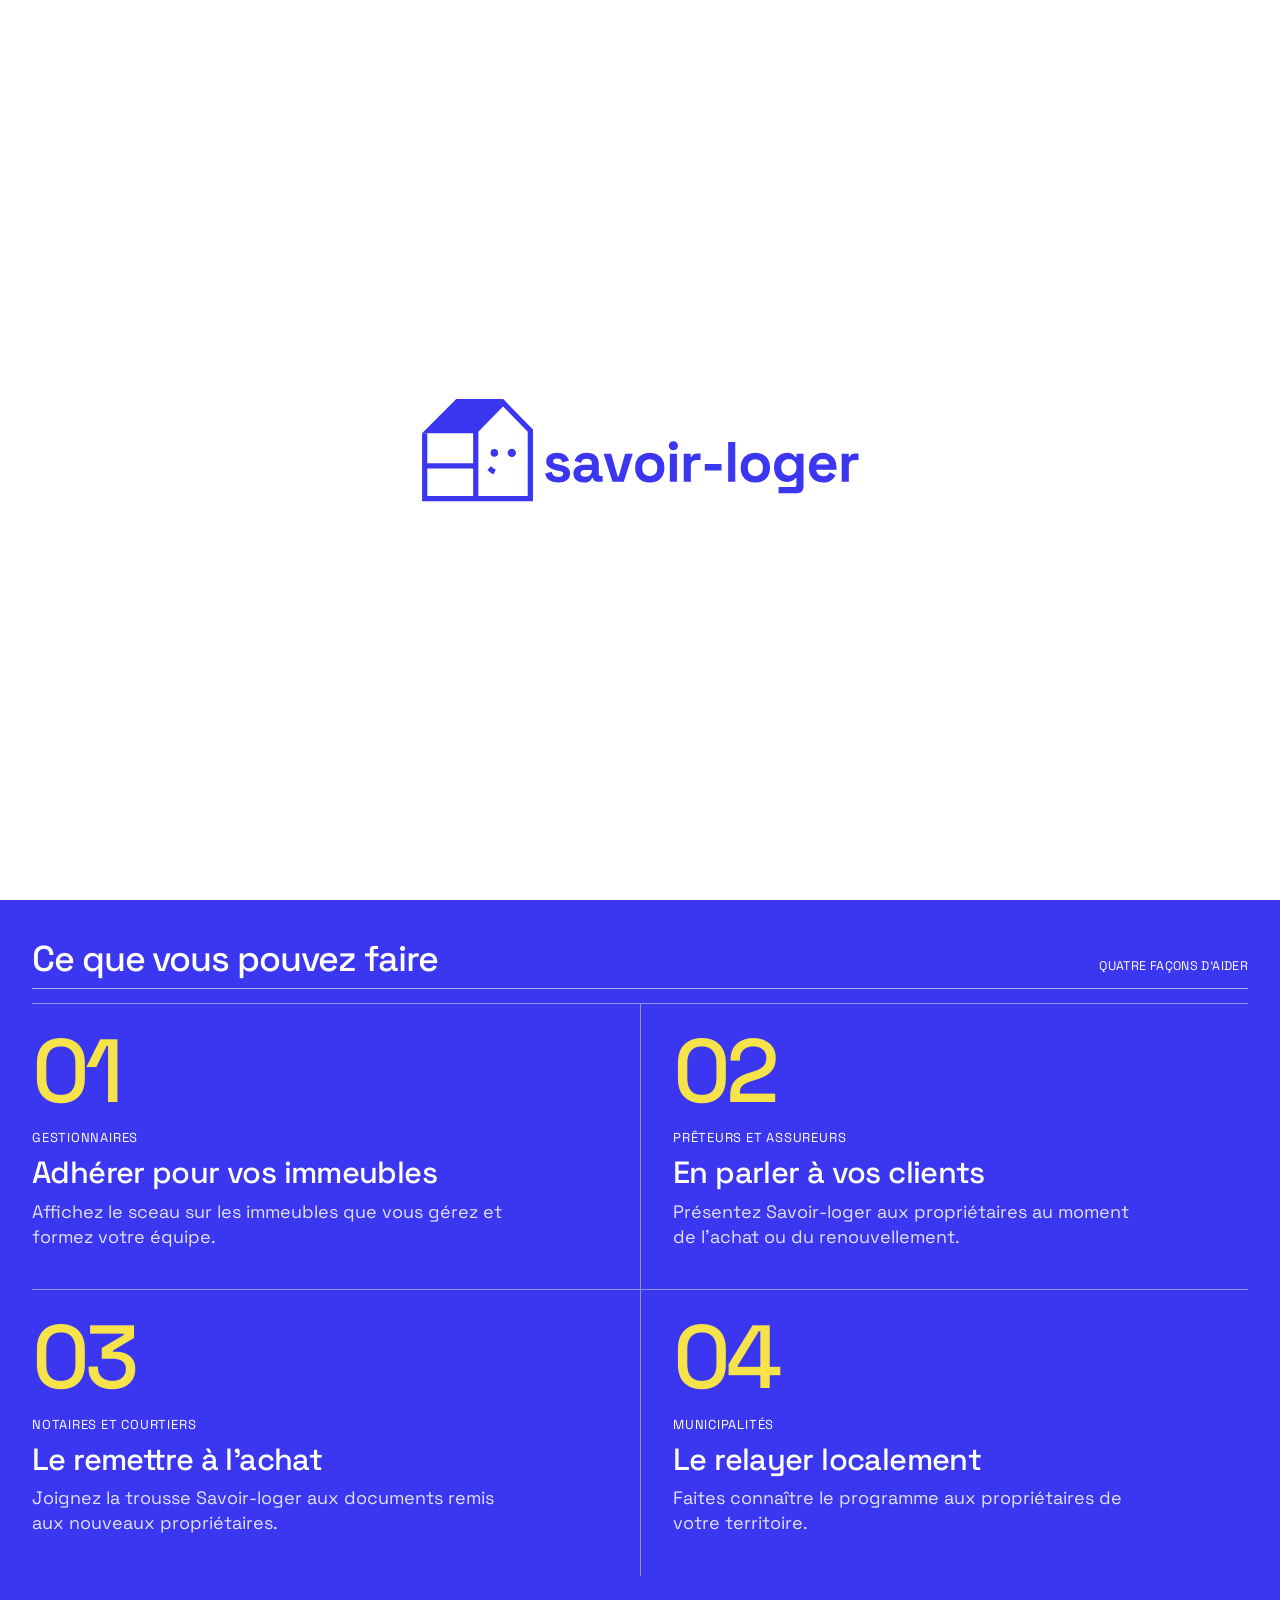
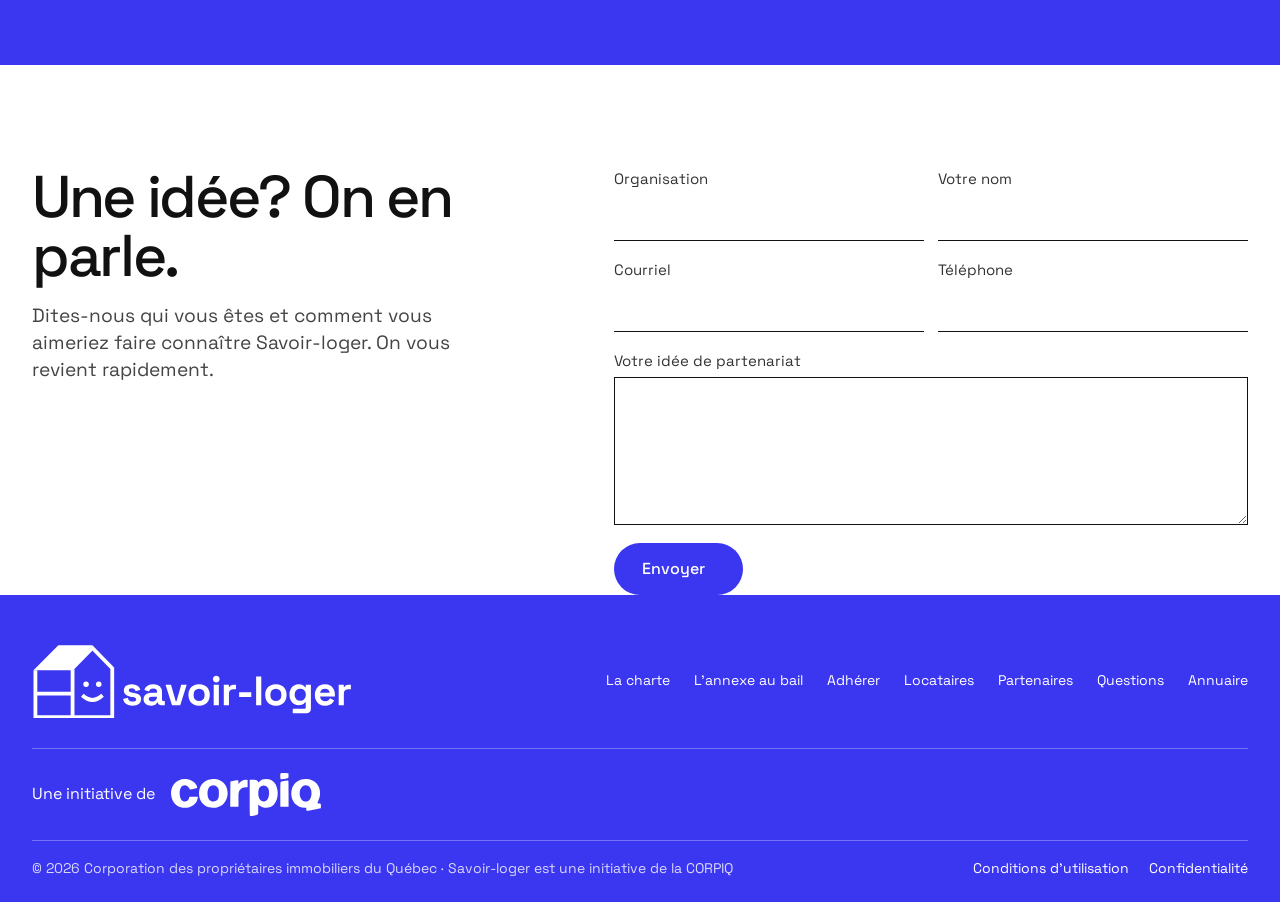
<file: savoirloger_website/partenaires.html>
<!DOCTYPE html>

<html lang="fr-CA"><head><meta charset="utf-8"/><meta content="width=device-width,initial-scale=1" name="viewport"/>
<title>Partenaires | Savoir-loger</title>
<meta content="Gestionnaires, prêteurs, assureurs, notaires, courtiers, municipalités : faites connaître Savoir-loger." name="description"/>
<meta content="Partenaires | Savoir-loger" property="og:title"/><meta content="Gestionnaires, prêteurs, assureurs, notaires, courtiers, municipalités : faites connaître Savoir-loger." property="og:description"/><meta content="fr_CA" property="og:locale"/>
<link href="logo/maison-corail.svg" rel="icon" type="image/svg+xml"/>
<link href="https://fonts.googleapis.com" rel="preconnect"/><link crossorigin="" href="https://fonts.gstatic.com" rel="preconnect"/>
<link href="https://fonts.googleapis.com/css2?family=Space+Grotesk:wght@400;500;600;700&amp;display=swap" rel="stylesheet"/>
<link href="style.css" rel="stylesheet"/>
</head><body>
<svg aria-hidden="true" height="0" style="position:absolute" width="0"><symbol id="logo-h" viewbox="0 -4 780 183"><g transform="scale(1.0294) translate(-22 -60)"><polygon fill="currentColor" points="25.5,116.5 84.36,57.64 165,57.64 118,112 118,116.5"></polygon>
<g fill="none" stroke="currentColor" stroke-linejoin="miter" stroke-miterlimit="10" stroke-width="9">
<path d="M30 116.5V228H212V112L165 64L118 112V228"></path>
<path d="M30 172H118"></path>
<path d="M141 176q24 22 48 0"></path>
</g>
<g fill="currentColor"><circle cx="150" cy="150" r="6.5"></circle><circle cx="180" cy="150" r="6.5"></circle></g></g><path d="M27.6 1.4000000000000001Q17.900000000000002 1.4000000000000001 11.700000000000001 -2.8Q5.5 -7.0 4.2 -14.8L15.8 -17.8Q16.5 -14.3 18.15 -12.3Q19.8 -10.3 22.25 -9.45Q24.700000000000003 -8.6 27.6 -8.6Q32.0 -8.6 34.1 -10.15Q36.2 -11.700000000000001 36.2 -14.0Q36.2 -16.3 34.2 -17.55Q32.2 -18.8 27.8 -19.6L25.0 -20.1Q19.8 -21.1 15.5 -22.85Q11.200000000000001 -24.6 8.600000000000001 -27.700000000000003Q6.0 -30.8 6.0 -35.7Q6.0 -43.1 11.4 -47.05Q16.8 -51.0 25.6 -51.0Q33.9 -51.0 39.400000000000006 -47.3Q44.900000000000006 -43.6 46.6 -37.6L34.9 -34.0Q34.1 -37.800000000000004 31.650000000000002 -39.400000000000006Q29.200000000000003 -41.0 25.6 -41.0Q22.0 -41.0 20.1 -39.75Q18.2 -38.5 18.2 -36.300000000000004Q18.2 -33.9 20.200000000000003 -32.75Q22.200000000000003 -31.6 25.6 -31.0L28.400000000000002 -30.5Q34.0 -29.5 38.55 -27.85Q43.1 -26.200000000000003 45.75 -23.150000000000002Q48.400000000000006 -20.1 48.400000000000006 -14.9Q48.400000000000006 -7.1000000000000005 42.75 -2.85Q37.1 1.4000000000000001 27.6 1.4000000000000001ZM72.80000000000001 1.4000000000000001Q67.5 1.4000000000000001 63.300000000000004 -0.45000000000000007Q59.10000000000001 -2.3000000000000003 56.650000000000006 -5.8500000000000005Q54.2 -9.4 54.2 -14.5Q54.2 -19.6 56.650000000000006 -23.05Q59.10000000000001 -26.5 63.45000000000001 -28.25Q67.80000000000001 -30.0 73.4 -30.0H87.0V-32.800000000000004Q87.0 -36.300000000000004 84.80000000000001 -38.550000000000004Q82.60000000000001 -40.800000000000004 77.80000000000001 -40.800000000000004Q73.10000000000001 -40.800000000000004 70.80000000000001 -38.650000000000006Q68.5 -36.5 67.80000000000001 -33.1L56.2 -37.0Q57.400000000000006 -40.800000000000004 60.050000000000004 -43.95Q62.7 -47.1 67.15 -49.05Q71.60000000000001 -51.0 78.0 -51.0Q87.80000000000001 -51.0 93.50000000000001 -46.1Q99.20000000000002 -41.2 99.20000000000002 -31.900000000000002V-13.4Q99.20000000000002 -10.4 102.0 -10.4H106.0V0.0H97.60000000000001Q93.9 0.0 91.5 -1.8Q89.10000000000001 -3.6 89.10000000000001 -6.6000000000000005V-6.7H87.20000000000002Q86.80000000000001 -5.5 85.4 -3.55Q84.0 -1.6 81.0 -0.09999999999999998Q78.0 1.4000000000000001 72.80000000000001 1.4000000000000001ZM75.0 -8.8Q80.30000000000001 -8.8 83.65 -11.75Q87.0 -14.700000000000001 87.0 -19.6V-20.6H74.30000000000001Q70.80000000000001 -20.6 68.80000000000001 -19.1Q66.80000000000001 -17.6 66.80000000000001 -14.9Q66.80000000000001 -12.200000000000001 68.9 -10.5Q71.0 -8.8 75.0 -8.8ZM123.60000000000002 0.0 107.80000000000001 -49.6H121.20000000000002L132.70000000000002 -9.200000000000001H134.50000000000003L146.00000000000003 -49.6H159.40000000000003L143.60000000000002 0.0ZM189.60000000000002 1.4000000000000001Q182.20000000000005 1.4000000000000001 176.30000000000004 -1.6Q170.40000000000003 -4.6000000000000005 167.00000000000003 -10.3Q163.60000000000002 -16.0 163.60000000000002 -24.0V-25.6Q163.60000000000002 -33.6 167.00000000000003 -39.3Q170.40000000000003 -45.0 176.30000000000004 -48.0Q182.20000000000005 -51.0 189.60000000000002 -51.0Q197.00000000000003 -51.0 202.90000000000003 -48.0Q208.80000000000004 -45.0 212.20000000000005 -39.3Q215.60000000000002 -33.6 215.60000000000002 -25.6V-24.0Q215.60000000000002 -16.0 212.20000000000005 -10.3Q208.80000000000004 -4.6000000000000005 202.90000000000003 -1.6Q197.00000000000003 1.4000000000000001 189.60000000000002 1.4000000000000001ZM189.60000000000002 -9.8Q195.40000000000003 -9.8 199.20000000000005 -13.55Q203.00000000000003 -17.3 203.00000000000003 -24.3V-25.3Q203.00000000000003 -32.300000000000004 199.25000000000003 -36.050000000000004Q195.50000000000003 -39.800000000000004 189.60000000000002 -39.800000000000004Q183.80000000000004 -39.800000000000004 180.00000000000003 -36.050000000000004Q176.20000000000002 -32.300000000000004 176.20000000000002 -25.3V-24.3Q176.20000000000002 -17.3 180.00000000000003 -13.55Q183.80000000000004 -9.8 189.60000000000002 -9.8ZM225.20000000000005 0.0V-49.6H237.80000000000004V0.0ZM231.50000000000003 -55.400000000000006Q228.10000000000002 -55.400000000000006 225.75000000000003 -57.60000000000001Q223.40000000000003 -59.800000000000004 223.40000000000003 -63.400000000000006Q223.40000000000003 -67.0 225.75000000000003 -69.2Q228.10000000000002 -71.4 231.50000000000003 -71.4Q235.00000000000003 -71.4 237.3 -69.2Q239.60000000000002 -67.0 239.60000000000002 -63.400000000000006Q239.60000000000002 -59.800000000000004 237.3 -57.60000000000001Q235.00000000000003 -55.400000000000006 231.50000000000003 -55.400000000000006ZM249.80000000000004 0.0V-49.6H262.20000000000005V-44.0H264.00000000000006Q265.1 -47.0 267.65000000000003 -48.400000000000006Q270.20000000000005 -49.800000000000004 273.6 -49.800000000000004H279.6V-38.6H273.40000000000003Q268.6 -38.6 265.5 -36.05Q262.40000000000003 -33.5 262.40000000000003 -28.200000000000003V0.0ZM287.20000000000005 -19.8V-31.200000000000003H316.8V-19.8ZM328.6 0.0V-70.0H341.20000000000005V0.0ZM376.80000000000007 1.4000000000000001Q369.40000000000003 1.4000000000000001 363.5 -1.6Q357.6 -4.6000000000000005 354.20000000000005 -10.3Q350.80000000000007 -16.0 350.80000000000007 -24.0V-25.6Q350.80000000000007 -33.6 354.20000000000005 -39.3Q357.6 -45.0 363.5 -48.0Q369.40000000000003 -51.0 376.80000000000007 -51.0Q384.20000000000005 -51.0 390.1 -48.0Q396.00000000000006 -45.0 399.4000000000001 -39.3Q402.80000000000007 -33.6 402.80000000000007 -25.6V-24.0Q402.80000000000007 -16.0 399.4000000000001 -10.3Q396.00000000000006 -4.6000000000000005 390.1 -1.6Q384.20000000000005 1.4000000000000001 376.80000000000007 1.4000000000000001ZM376.80000000000007 -9.8Q382.6 -9.8 386.40000000000003 -13.55Q390.20000000000005 -17.3 390.20000000000005 -24.3V-25.3Q390.20000000000005 -32.300000000000004 386.45000000000005 -36.050000000000004Q382.70000000000005 -39.800000000000004 376.80000000000007 -39.800000000000004Q371.00000000000006 -39.800000000000004 367.20000000000005 -36.050000000000004Q363.40000000000003 -32.300000000000004 363.40000000000003 -25.3V-24.3Q363.40000000000003 -17.3 367.20000000000005 -13.55Q371.00000000000006 -9.8 376.80000000000007 -9.8ZM410.00000000000006 -24.6V-26.200000000000003Q410.00000000000006 -34.0 413.1 -39.55Q416.20000000000005 -45.1 421.35 -48.05Q426.50000000000006 -51.0 432.6 -51.0Q439.40000000000003 -51.0 442.90000000000003 -48.6Q446.40000000000003 -46.2 448.00000000000006 -43.6H449.80000000000007V-49.6H462.20000000000005V8.8Q462.20000000000005 13.9 459.20000000000005 16.95Q456.20000000000005 20.0 451.20000000000005 20.0H418.00000000000006V9.0H446.80000000000007Q449.6 9.0 449.6 6.0V-6.9H447.80000000000007Q446.80000000000007 -5.300000000000001 445.00000000000006 -3.6500000000000004Q443.20000000000005 -2.0 440.20000000000005 -0.9Q437.20000000000005 0.2 432.6 0.2Q426.50000000000006 0.2 421.35 -2.75Q416.20000000000005 -5.7 413.1 -11.25Q410.00000000000006 -16.8 410.00000000000006 -24.6ZM436.20000000000005 -10.8Q442.00000000000006 -10.8 445.9000000000001 -14.5Q449.80000000000007 -18.2 449.80000000000007 -24.900000000000002V-25.900000000000002Q449.80000000000007 -32.7 445.95000000000005 -36.35Q442.1 -40.0 436.20000000000005 -40.0Q430.40000000000003 -40.0 426.5 -36.35Q422.6 -32.7 422.6 -25.900000000000002V-24.900000000000002Q422.6 -18.2 426.5 -14.5Q430.40000000000003 -10.8 436.20000000000005 -10.8ZM496.80000000000007 1.4000000000000001Q489.40000000000003 1.4000000000000001 483.75 -1.75Q478.1 -4.9 474.95000000000005 -10.650000000000002Q471.80000000000007 -16.400000000000002 471.80000000000007 -24.200000000000003V-25.400000000000002Q471.80000000000007 -33.2 474.9000000000001 -38.95Q478.00000000000006 -44.7 483.6 -47.85Q489.20000000000005 -51.0 496.6 -51.0Q503.90000000000003 -51.0 509.30000000000007 -47.75Q514.7 -44.5 517.7 -38.75Q520.7 -33.0 520.7 -25.400000000000002V-21.1H484.6Q484.80000000000007 -16.0 488.4000000000001 -12.8Q492.00000000000006 -9.600000000000001 497.20000000000005 -9.600000000000001Q502.50000000000006 -9.600000000000001 505.00000000000006 -11.900000000000002Q507.50000000000006 -14.200000000000001 508.80000000000007 -17.0L519.1 -11.600000000000001Q517.7 -9.0 515.0500000000001 -5.95Q512.4000000000001 -2.9000000000000004 508.00000000000006 -0.7500000000000001Q503.6 1.4000000000000001 496.80000000000007 1.4000000000000001ZM484.70000000000005 -30.5H507.90000000000003Q507.50000000000006 -34.800000000000004 504.45000000000005 -37.400000000000006Q501.40000000000003 -40.0 496.50000000000006 -40.0Q491.40000000000003 -40.0 488.40000000000003 -37.400000000000006Q485.40000000000003 -34.800000000000004 484.70000000000005 -30.5ZM529.9000000000001 0.0V-49.6H542.3000000000001V-44.0H544.1000000000001Q545.2 -47.0 547.75 -48.400000000000006Q550.3000000000001 -49.800000000000004 553.7 -49.800000000000004H559.7V-38.6H553.5000000000001Q548.7 -38.6 545.6000000000001 -36.05Q542.5000000000001 -33.5 542.5000000000001 -28.200000000000003V0.0Z" fill="currentColor" transform="translate(217.7 143.5)"></path></symbol><symbol id="maison" viewbox="20 56 200 178"><polygon fill="currentColor" points="25.5,116.5 84.36,57.64 165,57.64 118,112 118,116.5"></polygon>
<g fill="none" stroke="currentColor" stroke-linejoin="miter" stroke-miterlimit="10" stroke-width="9">
<path d="M30 116.5V228H212V112L165 64L118 112V228"></path>
<path d="M30 172H118"></path>
<path d="M141 176q24 22 48 0"></path>
</g>
<g fill="currentColor"><circle cx="150" cy="150" r="6.5"></circle><circle cx="180" cy="150" r="6.5"></circle></g></symbol></svg>
<div aria-hidden="true" class="chargeur" id="chargeur"><img alt="" src="logo/logo-anime-bleu.svg"/></div>
<script>(function(){var c=document.getElementById('chargeur');var vu=false;try{vu=sessionStorage.getItem('sl-charge')==='1';sessionStorage.setItem('sl-charge','1')}catch(e){}
if(vu){c.remove();return}var rm=matchMedia('(prefers-reduced-motion: reduce)').matches;var t0=Date.now(),min=rm?300:2300;
function fin(){setTimeout(function(){c.classList.add('fini');setTimeout(function(){c.remove()},700)},Math.max(0,min-(Date.now()-t0)))}
if(document.readyState==='complete')fin();else addEventListener('load',fin);})();</script>
<a class="skip" href="#main">Aller au contenu</a>
<header class="entete" id="hdr">
<a aria-label="Savoir-loger, accueil" class="logo" href="index.html"><svg aria-label="Savoir-loger" role="img" viewbox="0 -4 780 183"><use href="#logo-h"></use></svg></a>
<nav aria-label="Principal" class="e-liens"><a href="la-charte.html">La charte</a><a href="annexe-au-bail.html">L’annexe au bail</a><a href="adherer.html">Adhérer</a><a href="locataires.html">Locataires</a><a href="annuaire.html">Annuaire</a></nav>
<div class="e-actions"><a class="pil-bleu" href="signer.html">Signer la charte</a><button aria-controls="mega" aria-expanded="false" class="e-menu" id="ouvrir">Menu</button></div>
<div class="mega" hidden="" id="mega"><ul class="mega-liste"><li><a href="la-charte.html"><b>La charte</b><span>Six engagements envers les locataires</span></a></li><li><a href="annexe-au-bail.html"><b>L’annexe au bail</b><span>La charte, jointe à chaque bail</span></a></li><li><a href="adherer.html"><b>Adhérer</b><span>Signer, se former, afficher le sceau</span></a></li><li><a href="locataires.html"><b>Locataires</b><span>Vérifier un propriétaire, signaler un manquement</span></a></li><li><a href="partenaires.html"><b>Partenaires</b><span>Faire connaître Savoir-loger</span></a></li><li><a href="questions.html"><b>Questions</b><span>Tout ce qu’on nous demande</span></a></li><li><a href="annuaire.html"><b>Annuaire</b><span>Trouver un propriétaire signataire</span></a></li></ul></div>
</header>
<main id="main">
<section class="ch-hero">
<div class="ch-hero-tx">
<span class="meta">Partenaires</span>
<h1>Pour un marché locatif sain.</h1>
<p>Gestionnaires, prêteurs, assureurs, notaires, courtiers, municipalités : vous croisez les propriétaires à des moments clés. Aidez-nous à faire connaître Savoir-loger.</p>
<div class="boutons"><a class="pil-bleu" href="#devenir">Devenir partenaire</a><a class="pil-contour" href="la-charte.html">Lire la charte</a></div>
</div>
<figure class="hero-vis" style="background:#ECEBFE"><img alt="Une propriétaire gère ses logements sur une tablette" src="illustrations/gestion-ecebfe.svg"/></figure>
</section>
<section class="bande">
<div class="titre"><h2>Ce que vous pouvez faire</h2><span class="meta">Quatre façons d’aider</span></div>
<ol class="roles"><li><span class="ro-n">01</span><span class="ro-qui">Gestionnaires</span><h3>Adhérer pour vos immeubles</h3><p>Affichez le sceau sur les immeubles que vous gérez et formez votre équipe.</p></li><li><span class="ro-n">02</span><span class="ro-qui">Prêteurs et assureurs</span><h3>En parler à vos clients</h3><p>Présentez Savoir-loger aux propriétaires au moment de l’achat ou du renouvellement.</p></li><li><span class="ro-n">03</span><span class="ro-qui">Notaires et courtiers</span><h3>Le remettre à l’achat</h3><p>Joignez la trousse Savoir-loger aux documents remis aux nouveaux propriétaires.</p></li><li><span class="ro-n">04</span><span class="ro-qui">Municipalités</span><h3>Le relayer localement</h3><p>Faites connaître le programme aux propriétaires de votre territoire.</p></li></ol>
</section>
<section class="bloc" id="devenir">
<div class="deux-col">
<div class="dc-tx"><h2 class="grand-h2">Une idée? On en parle.</h2><p>Dites-nous qui vous êtes et comment vous aimeriez faire connaître Savoir-loger. On vous revient rapidement.</p></div>
<form action="#" class="formulaire form-carte" onsubmit="return false">
<label>Organisation<input autocomplete="organization" name="organisation" type="text"/></label>
<label>Votre nom<input autocomplete="name" name="nom" type="text"/></label>
<label>Courriel<input autocomplete="email" name="courriel" type="email"/></label>
<label>Téléphone<input autocomplete="tel" name="telephone" type="tel"/></label>
<label class="large">Votre idée de partenariat<textarea name="idee" rows="5"></textarea></label>
<button class="pil-bleu large" type="submit">Envoyer</button>
</form>
</div>
</section>
</main>
<footer class="pied"><div class="p-in"><a aria-label="Savoir-loger, accueil" class="logo" href="index.html"><svg aria-label="Savoir-loger" role="img" viewbox="0 -4 780 183"><use href="#logo-h"></use></svg></a><nav aria-label="Pied de page"><a href="la-charte.html">La charte</a><a href="annexe-au-bail.html">L’annexe au bail</a><a href="adherer.html">Adhérer</a><a href="locataires.html">Locataires</a><a href="partenaires.html">Partenaires</a><a href="questions.html">Questions</a><a href="annuaire.html">Annuaire</a></nav></div><div class="p-corpiq"><span>Une initiative de</span><a aria-label="CORPIQ" href="https://www.corpiq.com"><img alt="CORPIQ" height="43" src="logo/corpiq-blanc.svg" width="150"/></a></div><div class="p-bas"><span>© 2026 Corporation des propriétaires immobiliers du Québec · Savoir-loger est une initiative de la CORPIQ</span><nav aria-label="Liens légaux"><a href="https://www.corpiq.com/fr/conditions-utilisation.html">Conditions d’utilisation</a><a href="https://www.corpiq.com/fr/politique-de-confidentialite.html">Confidentialité</a></nav></div></footer>
<script src="site.js"></script>
</body></html>
</file>
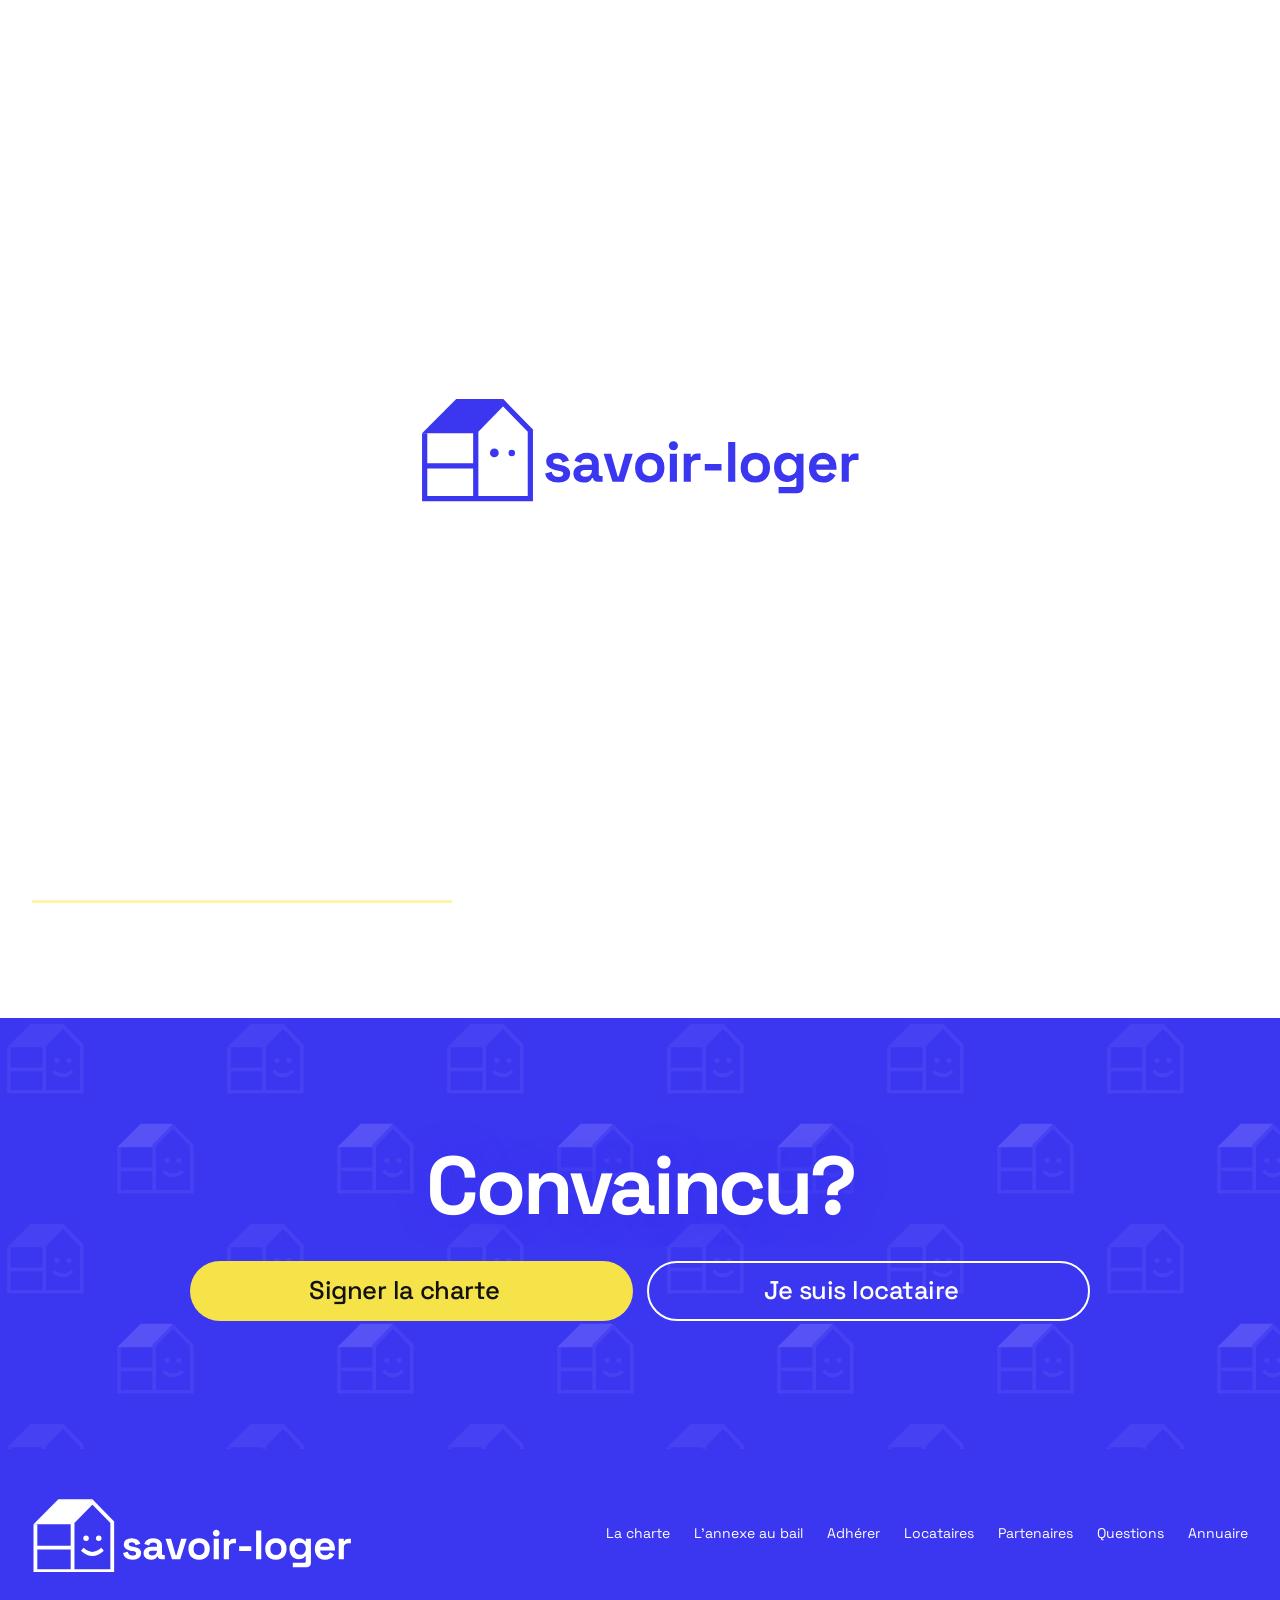
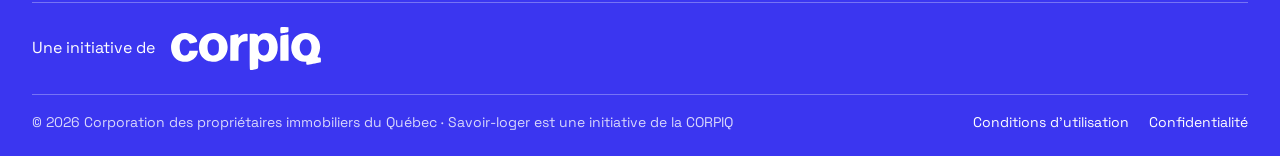
<file: savoirloger_website/questions.html>
<!DOCTYPE html>

<html lang="fr-CA"><head><meta charset="utf-8"/><meta content="width=device-width,initial-scale=1" name="viewport"/>
<title>Questions fréquentes | Savoir-loger</title>
<meta content="Les réponses aux questions fréquentes sur Savoir-loger : adhésion, coût, formation, annexe au bail, plaintes." name="description"/>
<meta content="Questions fréquentes | Savoir-loger" property="og:title"/><meta content="Les réponses aux questions fréquentes sur Savoir-loger : adhésion, coût, formation, annexe au bail, plaintes." property="og:description"/><meta content="fr_CA" property="og:locale"/>
<link href="logo/maison-corail.svg" rel="icon" type="image/svg+xml"/>
<link href="https://fonts.googleapis.com" rel="preconnect"/><link crossorigin="" href="https://fonts.gstatic.com" rel="preconnect"/>
<link href="https://fonts.googleapis.com/css2?family=Space+Grotesk:wght@400;500;600;700&amp;display=swap" rel="stylesheet"/>
<link href="style.css" rel="stylesheet"/>
</head><body>
<svg aria-hidden="true" height="0" style="position:absolute" width="0"><symbol id="logo-h" viewbox="0 -4 780 183"><g transform="scale(1.0294) translate(-22 -60)"><polygon fill="currentColor" points="25.5,116.5 84.36,57.64 165,57.64 118,112 118,116.5"></polygon>
<g fill="none" stroke="currentColor" stroke-linejoin="miter" stroke-miterlimit="10" stroke-width="9">
<path d="M30 116.5V228H212V112L165 64L118 112V228"></path>
<path d="M30 172H118"></path>
<path d="M141 176q24 22 48 0"></path>
</g>
<g fill="currentColor"><circle cx="150" cy="150" r="6.5"></circle><circle cx="180" cy="150" r="6.5"></circle></g></g><path d="M27.6 1.4000000000000001Q17.900000000000002 1.4000000000000001 11.700000000000001 -2.8Q5.5 -7.0 4.2 -14.8L15.8 -17.8Q16.5 -14.3 18.15 -12.3Q19.8 -10.3 22.25 -9.45Q24.700000000000003 -8.6 27.6 -8.6Q32.0 -8.6 34.1 -10.15Q36.2 -11.700000000000001 36.2 -14.0Q36.2 -16.3 34.2 -17.55Q32.2 -18.8 27.8 -19.6L25.0 -20.1Q19.8 -21.1 15.5 -22.85Q11.200000000000001 -24.6 8.600000000000001 -27.700000000000003Q6.0 -30.8 6.0 -35.7Q6.0 -43.1 11.4 -47.05Q16.8 -51.0 25.6 -51.0Q33.9 -51.0 39.400000000000006 -47.3Q44.900000000000006 -43.6 46.6 -37.6L34.9 -34.0Q34.1 -37.800000000000004 31.650000000000002 -39.400000000000006Q29.200000000000003 -41.0 25.6 -41.0Q22.0 -41.0 20.1 -39.75Q18.2 -38.5 18.2 -36.300000000000004Q18.2 -33.9 20.200000000000003 -32.75Q22.200000000000003 -31.6 25.6 -31.0L28.400000000000002 -30.5Q34.0 -29.5 38.55 -27.85Q43.1 -26.200000000000003 45.75 -23.150000000000002Q48.400000000000006 -20.1 48.400000000000006 -14.9Q48.400000000000006 -7.1000000000000005 42.75 -2.85Q37.1 1.4000000000000001 27.6 1.4000000000000001ZM72.80000000000001 1.4000000000000001Q67.5 1.4000000000000001 63.300000000000004 -0.45000000000000007Q59.10000000000001 -2.3000000000000003 56.650000000000006 -5.8500000000000005Q54.2 -9.4 54.2 -14.5Q54.2 -19.6 56.650000000000006 -23.05Q59.10000000000001 -26.5 63.45000000000001 -28.25Q67.80000000000001 -30.0 73.4 -30.0H87.0V-32.800000000000004Q87.0 -36.300000000000004 84.80000000000001 -38.550000000000004Q82.60000000000001 -40.800000000000004 77.80000000000001 -40.800000000000004Q73.10000000000001 -40.800000000000004 70.80000000000001 -38.650000000000006Q68.5 -36.5 67.80000000000001 -33.1L56.2 -37.0Q57.400000000000006 -40.800000000000004 60.050000000000004 -43.95Q62.7 -47.1 67.15 -49.05Q71.60000000000001 -51.0 78.0 -51.0Q87.80000000000001 -51.0 93.50000000000001 -46.1Q99.20000000000002 -41.2 99.20000000000002 -31.900000000000002V-13.4Q99.20000000000002 -10.4 102.0 -10.4H106.0V0.0H97.60000000000001Q93.9 0.0 91.5 -1.8Q89.10000000000001 -3.6 89.10000000000001 -6.6000000000000005V-6.7H87.20000000000002Q86.80000000000001 -5.5 85.4 -3.55Q84.0 -1.6 81.0 -0.09999999999999998Q78.0 1.4000000000000001 72.80000000000001 1.4000000000000001ZM75.0 -8.8Q80.30000000000001 -8.8 83.65 -11.75Q87.0 -14.700000000000001 87.0 -19.6V-20.6H74.30000000000001Q70.80000000000001 -20.6 68.80000000000001 -19.1Q66.80000000000001 -17.6 66.80000000000001 -14.9Q66.80000000000001 -12.200000000000001 68.9 -10.5Q71.0 -8.8 75.0 -8.8ZM123.60000000000002 0.0 107.80000000000001 -49.6H121.20000000000002L132.70000000000002 -9.200000000000001H134.50000000000003L146.00000000000003 -49.6H159.40000000000003L143.60000000000002 0.0ZM189.60000000000002 1.4000000000000001Q182.20000000000005 1.4000000000000001 176.30000000000004 -1.6Q170.40000000000003 -4.6000000000000005 167.00000000000003 -10.3Q163.60000000000002 -16.0 163.60000000000002 -24.0V-25.6Q163.60000000000002 -33.6 167.00000000000003 -39.3Q170.40000000000003 -45.0 176.30000000000004 -48.0Q182.20000000000005 -51.0 189.60000000000002 -51.0Q197.00000000000003 -51.0 202.90000000000003 -48.0Q208.80000000000004 -45.0 212.20000000000005 -39.3Q215.60000000000002 -33.6 215.60000000000002 -25.6V-24.0Q215.60000000000002 -16.0 212.20000000000005 -10.3Q208.80000000000004 -4.6000000000000005 202.90000000000003 -1.6Q197.00000000000003 1.4000000000000001 189.60000000000002 1.4000000000000001ZM189.60000000000002 -9.8Q195.40000000000003 -9.8 199.20000000000005 -13.55Q203.00000000000003 -17.3 203.00000000000003 -24.3V-25.3Q203.00000000000003 -32.300000000000004 199.25000000000003 -36.050000000000004Q195.50000000000003 -39.800000000000004 189.60000000000002 -39.800000000000004Q183.80000000000004 -39.800000000000004 180.00000000000003 -36.050000000000004Q176.20000000000002 -32.300000000000004 176.20000000000002 -25.3V-24.3Q176.20000000000002 -17.3 180.00000000000003 -13.55Q183.80000000000004 -9.8 189.60000000000002 -9.8ZM225.20000000000005 0.0V-49.6H237.80000000000004V0.0ZM231.50000000000003 -55.400000000000006Q228.10000000000002 -55.400000000000006 225.75000000000003 -57.60000000000001Q223.40000000000003 -59.800000000000004 223.40000000000003 -63.400000000000006Q223.40000000000003 -67.0 225.75000000000003 -69.2Q228.10000000000002 -71.4 231.50000000000003 -71.4Q235.00000000000003 -71.4 237.3 -69.2Q239.60000000000002 -67.0 239.60000000000002 -63.400000000000006Q239.60000000000002 -59.800000000000004 237.3 -57.60000000000001Q235.00000000000003 -55.400000000000006 231.50000000000003 -55.400000000000006ZM249.80000000000004 0.0V-49.6H262.20000000000005V-44.0H264.00000000000006Q265.1 -47.0 267.65000000000003 -48.400000000000006Q270.20000000000005 -49.800000000000004 273.6 -49.800000000000004H279.6V-38.6H273.40000000000003Q268.6 -38.6 265.5 -36.05Q262.40000000000003 -33.5 262.40000000000003 -28.200000000000003V0.0ZM287.20000000000005 -19.8V-31.200000000000003H316.8V-19.8ZM328.6 0.0V-70.0H341.20000000000005V0.0ZM376.80000000000007 1.4000000000000001Q369.40000000000003 1.4000000000000001 363.5 -1.6Q357.6 -4.6000000000000005 354.20000000000005 -10.3Q350.80000000000007 -16.0 350.80000000000007 -24.0V-25.6Q350.80000000000007 -33.6 354.20000000000005 -39.3Q357.6 -45.0 363.5 -48.0Q369.40000000000003 -51.0 376.80000000000007 -51.0Q384.20000000000005 -51.0 390.1 -48.0Q396.00000000000006 -45.0 399.4000000000001 -39.3Q402.80000000000007 -33.6 402.80000000000007 -25.6V-24.0Q402.80000000000007 -16.0 399.4000000000001 -10.3Q396.00000000000006 -4.6000000000000005 390.1 -1.6Q384.20000000000005 1.4000000000000001 376.80000000000007 1.4000000000000001ZM376.80000000000007 -9.8Q382.6 -9.8 386.40000000000003 -13.55Q390.20000000000005 -17.3 390.20000000000005 -24.3V-25.3Q390.20000000000005 -32.300000000000004 386.45000000000005 -36.050000000000004Q382.70000000000005 -39.800000000000004 376.80000000000007 -39.800000000000004Q371.00000000000006 -39.800000000000004 367.20000000000005 -36.050000000000004Q363.40000000000003 -32.300000000000004 363.40000000000003 -25.3V-24.3Q363.40000000000003 -17.3 367.20000000000005 -13.55Q371.00000000000006 -9.8 376.80000000000007 -9.8ZM410.00000000000006 -24.6V-26.200000000000003Q410.00000000000006 -34.0 413.1 -39.55Q416.20000000000005 -45.1 421.35 -48.05Q426.50000000000006 -51.0 432.6 -51.0Q439.40000000000003 -51.0 442.90000000000003 -48.6Q446.40000000000003 -46.2 448.00000000000006 -43.6H449.80000000000007V-49.6H462.20000000000005V8.8Q462.20000000000005 13.9 459.20000000000005 16.95Q456.20000000000005 20.0 451.20000000000005 20.0H418.00000000000006V9.0H446.80000000000007Q449.6 9.0 449.6 6.0V-6.9H447.80000000000007Q446.80000000000007 -5.300000000000001 445.00000000000006 -3.6500000000000004Q443.20000000000005 -2.0 440.20000000000005 -0.9Q437.20000000000005 0.2 432.6 0.2Q426.50000000000006 0.2 421.35 -2.75Q416.20000000000005 -5.7 413.1 -11.25Q410.00000000000006 -16.8 410.00000000000006 -24.6ZM436.20000000000005 -10.8Q442.00000000000006 -10.8 445.9000000000001 -14.5Q449.80000000000007 -18.2 449.80000000000007 -24.900000000000002V-25.900000000000002Q449.80000000000007 -32.7 445.95000000000005 -36.35Q442.1 -40.0 436.20000000000005 -40.0Q430.40000000000003 -40.0 426.5 -36.35Q422.6 -32.7 422.6 -25.900000000000002V-24.900000000000002Q422.6 -18.2 426.5 -14.5Q430.40000000000003 -10.8 436.20000000000005 -10.8ZM496.80000000000007 1.4000000000000001Q489.40000000000003 1.4000000000000001 483.75 -1.75Q478.1 -4.9 474.95000000000005 -10.650000000000002Q471.80000000000007 -16.400000000000002 471.80000000000007 -24.200000000000003V-25.400000000000002Q471.80000000000007 -33.2 474.9000000000001 -38.95Q478.00000000000006 -44.7 483.6 -47.85Q489.20000000000005 -51.0 496.6 -51.0Q503.90000000000003 -51.0 509.30000000000007 -47.75Q514.7 -44.5 517.7 -38.75Q520.7 -33.0 520.7 -25.400000000000002V-21.1H484.6Q484.80000000000007 -16.0 488.4000000000001 -12.8Q492.00000000000006 -9.600000000000001 497.20000000000005 -9.600000000000001Q502.50000000000006 -9.600000000000001 505.00000000000006 -11.900000000000002Q507.50000000000006 -14.200000000000001 508.80000000000007 -17.0L519.1 -11.600000000000001Q517.7 -9.0 515.0500000000001 -5.95Q512.4000000000001 -2.9000000000000004 508.00000000000006 -0.7500000000000001Q503.6 1.4000000000000001 496.80000000000007 1.4000000000000001ZM484.70000000000005 -30.5H507.90000000000003Q507.50000000000006 -34.800000000000004 504.45000000000005 -37.400000000000006Q501.40000000000003 -40.0 496.50000000000006 -40.0Q491.40000000000003 -40.0 488.40000000000003 -37.400000000000006Q485.40000000000003 -34.800000000000004 484.70000000000005 -30.5ZM529.9000000000001 0.0V-49.6H542.3000000000001V-44.0H544.1000000000001Q545.2 -47.0 547.75 -48.400000000000006Q550.3000000000001 -49.800000000000004 553.7 -49.800000000000004H559.7V-38.6H553.5000000000001Q548.7 -38.6 545.6000000000001 -36.05Q542.5000000000001 -33.5 542.5000000000001 -28.200000000000003V0.0Z" fill="currentColor" transform="translate(217.7 143.5)"></path></symbol><symbol id="maison" viewbox="20 56 200 178"><polygon fill="currentColor" points="25.5,116.5 84.36,57.64 165,57.64 118,112 118,116.5"></polygon>
<g fill="none" stroke="currentColor" stroke-linejoin="miter" stroke-miterlimit="10" stroke-width="9">
<path d="M30 116.5V228H212V112L165 64L118 112V228"></path>
<path d="M30 172H118"></path>
<path d="M141 176q24 22 48 0"></path>
</g>
<g fill="currentColor"><circle cx="150" cy="150" r="6.5"></circle><circle cx="180" cy="150" r="6.5"></circle></g></symbol></svg>
<div aria-hidden="true" class="chargeur" id="chargeur"><img alt="" src="logo/logo-anime-bleu.svg"/></div>
<script>(function(){var c=document.getElementById('chargeur');var vu=false;try{vu=sessionStorage.getItem('sl-charge')==='1';sessionStorage.setItem('sl-charge','1')}catch(e){}
if(vu){c.remove();return}var rm=matchMedia('(prefers-reduced-motion: reduce)').matches;var t0=Date.now(),min=rm?300:2300;
function fin(){setTimeout(function(){c.classList.add('fini');setTimeout(function(){c.remove()},700)},Math.max(0,min-(Date.now()-t0)))}
if(document.readyState==='complete')fin();else addEventListener('load',fin);})();</script>
<a class="skip" href="#main">Aller au contenu</a>
<header class="entete" id="hdr">
<a aria-label="Savoir-loger, accueil" class="logo" href="index.html"><svg aria-label="Savoir-loger" role="img" viewbox="0 -4 780 183"><use href="#logo-h"></use></svg></a>
<nav aria-label="Principal" class="e-liens"><a href="la-charte.html">La charte</a><a href="annexe-au-bail.html">L’annexe au bail</a><a href="adherer.html">Adhérer</a><a href="locataires.html">Locataires</a><a href="annuaire.html">Annuaire</a></nav>
<div class="e-actions"><a class="pil-bleu" href="signer.html">Signer la charte</a><button aria-controls="mega" aria-expanded="false" class="e-menu" id="ouvrir">Menu</button></div>
<div class="mega" hidden="" id="mega"><ul class="mega-liste"><li><a href="la-charte.html"><b>La charte</b><span>Six engagements envers les locataires</span></a></li><li><a href="annexe-au-bail.html"><b>L’annexe au bail</b><span>La charte, jointe à chaque bail</span></a></li><li><a href="adherer.html"><b>Adhérer</b><span>Signer, se former, afficher le sceau</span></a></li><li><a href="locataires.html"><b>Locataires</b><span>Vérifier un propriétaire, signaler un manquement</span></a></li><li><a href="partenaires.html"><b>Partenaires</b><span>Faire connaître Savoir-loger</span></a></li><li><a href="questions.html"><b>Questions</b><span>Tout ce qu’on nous demande</span></a></li><li><a href="annuaire.html"><b>Annuaire</b><span>Trouver un propriétaire signataire</span></a></li></ul></div>
</header>
<main id="main">
<section class="bloc q-page">
<div class="deux-col">
<div class="dc-tx dc-colle">
<span class="meta">Questions</span>
<h1 class="grand-h1">Questions fréquentes.</h1>
<p>Une question qui n’est pas ici? Écrivez-nous, on vous répond.</p>
<figure class="hero-vis" style="background:#FFF3B0"><img alt="Une propriétaire coche les engagements d’une liste devant son immeuble" src="illustrations/liste-fff3b0.svg"/></figure>
</div>
<div><div class="faq"><details class="qa"><summary>Qui peut adhérer?</summary><div class="r"><p>Tous les propriétaires de logements locatifs au Québec, peu importe le nombre de logements.</p></div></details><details class="qa"><summary>Combien ça coûte?</summary><div class="r"><p>Rien. L’adhésion à Savoir-loger, la formation et le sceau sont gratuits.</p></div></details><details class="qa"><summary>Comment participer au tirage de 1 000 $?</summary><div class="r"><p>Terminez la formation Savoir-loger pendant la période de lancement : vous êtes inscrit automatiquement au tirage d’une carte-cadeau RONA de 1 000 $. Aucun achat requis. Les détails du tirage seront publiés au lancement.</p></div></details><details class="qa"><summary>Combien de temps prend la formation?</summary><div class="r"><p>La formation se fait en ligne, à votre rythme. Elle couvre le bail, les hausses de loyer, l’entretien, les travaux et les reprises de logement, et les communications avec les locataires.</p></div></details><details class="qa"><summary>Qu’est-ce que l’annexe au bail?</summary><div class="r"><p>Un document joint au bail qui reprend les engagements de la charte. Elle ajoute des engagements du propriétaire. Elle ne modifie pas le bail ni les droits du locataire.</p></div></details><details class="qa"><summary>Que se passe-t-il en cas de manquement?</summary><div class="r"><p>Un locataire peut signaler un manquement. La plainte est examinée selon un processus publié, et le sceau peut être suspendu ou retiré.</p></div></details><details class="qa"><summary>Est-ce une certification officielle?</summary><div class="r"><p>Non. Savoir-loger est un engagement volontaire porté par la CORPIQ. Il ne remplace pas les règles du Tribunal administratif du logement ni les règlements municipaux.</p></div></details><details class="qa"><summary>Le sceau doit-il être renouvelé?</summary><div class="r"><p>Oui, chaque année, en suivant la mise à jour de la formation. L’annuaire public indique la date du dernier renouvellement.</p></div></details><details class="qa"><summary>Je suis locataire. Comment savoir si mon propriétaire est signataire?</summary><div class="r"><p>Cherchez le sceau sur l’annonce ou dans l’immeuble, ou consultez l’annuaire public des signataires.</p></div></details></div></div>
</div>
</section>
<section class="fin">
<p class="gros">Convaincu?</p>
<div class="gp"><a class="gpil" href="signer.html">Signer la charte</a><a class="gpil contour" href="locataires.html">Je suis locataire</a></div>
</section>
</main>
<footer class="pied"><div class="p-in"><a aria-label="Savoir-loger, accueil" class="logo" href="index.html"><svg aria-label="Savoir-loger" role="img" viewbox="0 -4 780 183"><use href="#logo-h"></use></svg></a><nav aria-label="Pied de page"><a href="la-charte.html">La charte</a><a href="annexe-au-bail.html">L’annexe au bail</a><a href="adherer.html">Adhérer</a><a href="locataires.html">Locataires</a><a href="partenaires.html">Partenaires</a><a href="questions.html">Questions</a><a href="annuaire.html">Annuaire</a></nav></div><div class="p-corpiq"><span>Une initiative de</span><a aria-label="CORPIQ" href="https://www.corpiq.com"><img alt="CORPIQ" height="43" src="logo/corpiq-blanc.svg" width="150"/></a></div><div class="p-bas"><span>© 2026 Corporation des propriétaires immobiliers du Québec · Savoir-loger est une initiative de la CORPIQ</span><nav aria-label="Liens légaux"><a href="https://www.corpiq.com/fr/conditions-utilisation.html">Conditions d’utilisation</a><a href="https://www.corpiq.com/fr/politique-de-confidentialite.html">Confidentialité</a></nav></div></footer>
<script src="site.js"></script>
</body></html>
</file>
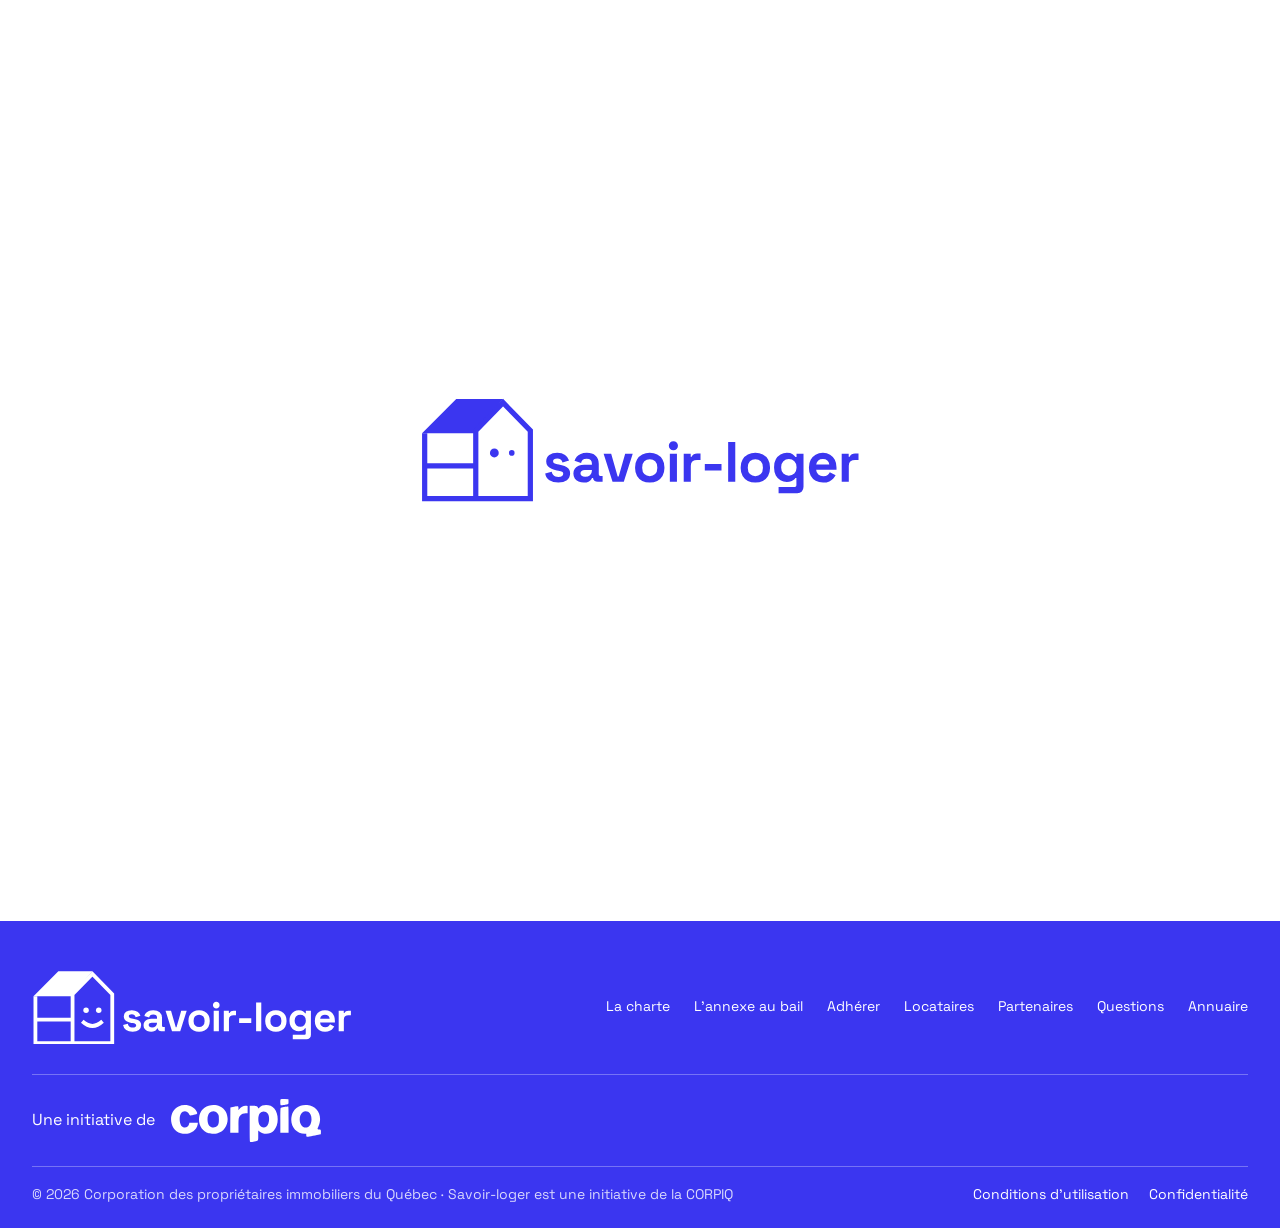
<file: savoirloger_website/signer.html>
<!DOCTYPE html>

<html lang="fr-CA"><head><meta charset="utf-8"/><meta content="width=device-width,initial-scale=1" name="viewport"/>
<title>Signer la charte | Savoir-loger</title>
<meta content="Signez la charte Savoir-loger en ligne, gratuitement, en quelques minutes." name="description"/>
<meta content="Signer la charte | Savoir-loger" property="og:title"/><meta content="Signez la charte Savoir-loger en ligne, gratuitement, en quelques minutes." property="og:description"/><meta content="fr_CA" property="og:locale"/>
<link href="logo/maison-corail.svg" rel="icon" type="image/svg+xml"/>
<link href="https://fonts.googleapis.com" rel="preconnect"/><link crossorigin="" href="https://fonts.gstatic.com" rel="preconnect"/>
<link href="https://fonts.googleapis.com/css2?family=Space+Grotesk:wght@400;500;600;700&amp;display=swap" rel="stylesheet"/>
<link href="style.css" rel="stylesheet"/>
</head><body>
<svg aria-hidden="true" height="0" style="position:absolute" width="0"><symbol id="logo-h" viewbox="0 -4 780 183"><g transform="scale(1.0294) translate(-22 -60)"><polygon fill="currentColor" points="25.5,116.5 84.36,57.64 165,57.64 118,112 118,116.5"></polygon>
<g fill="none" stroke="currentColor" stroke-linejoin="miter" stroke-miterlimit="10" stroke-width="9">
<path d="M30 116.5V228H212V112L165 64L118 112V228"></path>
<path d="M30 172H118"></path>
<path d="M141 176q24 22 48 0"></path>
</g>
<g fill="currentColor"><circle cx="150" cy="150" r="6.5"></circle><circle cx="180" cy="150" r="6.5"></circle></g></g><path d="M27.6 1.4000000000000001Q17.900000000000002 1.4000000000000001 11.700000000000001 -2.8Q5.5 -7.0 4.2 -14.8L15.8 -17.8Q16.5 -14.3 18.15 -12.3Q19.8 -10.3 22.25 -9.45Q24.700000000000003 -8.6 27.6 -8.6Q32.0 -8.6 34.1 -10.15Q36.2 -11.700000000000001 36.2 -14.0Q36.2 -16.3 34.2 -17.55Q32.2 -18.8 27.8 -19.6L25.0 -20.1Q19.8 -21.1 15.5 -22.85Q11.200000000000001 -24.6 8.600000000000001 -27.700000000000003Q6.0 -30.8 6.0 -35.7Q6.0 -43.1 11.4 -47.05Q16.8 -51.0 25.6 -51.0Q33.9 -51.0 39.400000000000006 -47.3Q44.900000000000006 -43.6 46.6 -37.6L34.9 -34.0Q34.1 -37.800000000000004 31.650000000000002 -39.400000000000006Q29.200000000000003 -41.0 25.6 -41.0Q22.0 -41.0 20.1 -39.75Q18.2 -38.5 18.2 -36.300000000000004Q18.2 -33.9 20.200000000000003 -32.75Q22.200000000000003 -31.6 25.6 -31.0L28.400000000000002 -30.5Q34.0 -29.5 38.55 -27.85Q43.1 -26.200000000000003 45.75 -23.150000000000002Q48.400000000000006 -20.1 48.400000000000006 -14.9Q48.400000000000006 -7.1000000000000005 42.75 -2.85Q37.1 1.4000000000000001 27.6 1.4000000000000001ZM72.80000000000001 1.4000000000000001Q67.5 1.4000000000000001 63.300000000000004 -0.45000000000000007Q59.10000000000001 -2.3000000000000003 56.650000000000006 -5.8500000000000005Q54.2 -9.4 54.2 -14.5Q54.2 -19.6 56.650000000000006 -23.05Q59.10000000000001 -26.5 63.45000000000001 -28.25Q67.80000000000001 -30.0 73.4 -30.0H87.0V-32.800000000000004Q87.0 -36.300000000000004 84.80000000000001 -38.550000000000004Q82.60000000000001 -40.800000000000004 77.80000000000001 -40.800000000000004Q73.10000000000001 -40.800000000000004 70.80000000000001 -38.650000000000006Q68.5 -36.5 67.80000000000001 -33.1L56.2 -37.0Q57.400000000000006 -40.800000000000004 60.050000000000004 -43.95Q62.7 -47.1 67.15 -49.05Q71.60000000000001 -51.0 78.0 -51.0Q87.80000000000001 -51.0 93.50000000000001 -46.1Q99.20000000000002 -41.2 99.20000000000002 -31.900000000000002V-13.4Q99.20000000000002 -10.4 102.0 -10.4H106.0V0.0H97.60000000000001Q93.9 0.0 91.5 -1.8Q89.10000000000001 -3.6 89.10000000000001 -6.6000000000000005V-6.7H87.20000000000002Q86.80000000000001 -5.5 85.4 -3.55Q84.0 -1.6 81.0 -0.09999999999999998Q78.0 1.4000000000000001 72.80000000000001 1.4000000000000001ZM75.0 -8.8Q80.30000000000001 -8.8 83.65 -11.75Q87.0 -14.700000000000001 87.0 -19.6V-20.6H74.30000000000001Q70.80000000000001 -20.6 68.80000000000001 -19.1Q66.80000000000001 -17.6 66.80000000000001 -14.9Q66.80000000000001 -12.200000000000001 68.9 -10.5Q71.0 -8.8 75.0 -8.8ZM123.60000000000002 0.0 107.80000000000001 -49.6H121.20000000000002L132.70000000000002 -9.200000000000001H134.50000000000003L146.00000000000003 -49.6H159.40000000000003L143.60000000000002 0.0ZM189.60000000000002 1.4000000000000001Q182.20000000000005 1.4000000000000001 176.30000000000004 -1.6Q170.40000000000003 -4.6000000000000005 167.00000000000003 -10.3Q163.60000000000002 -16.0 163.60000000000002 -24.0V-25.6Q163.60000000000002 -33.6 167.00000000000003 -39.3Q170.40000000000003 -45.0 176.30000000000004 -48.0Q182.20000000000005 -51.0 189.60000000000002 -51.0Q197.00000000000003 -51.0 202.90000000000003 -48.0Q208.80000000000004 -45.0 212.20000000000005 -39.3Q215.60000000000002 -33.6 215.60000000000002 -25.6V-24.0Q215.60000000000002 -16.0 212.20000000000005 -10.3Q208.80000000000004 -4.6000000000000005 202.90000000000003 -1.6Q197.00000000000003 1.4000000000000001 189.60000000000002 1.4000000000000001ZM189.60000000000002 -9.8Q195.40000000000003 -9.8 199.20000000000005 -13.55Q203.00000000000003 -17.3 203.00000000000003 -24.3V-25.3Q203.00000000000003 -32.300000000000004 199.25000000000003 -36.050000000000004Q195.50000000000003 -39.800000000000004 189.60000000000002 -39.800000000000004Q183.80000000000004 -39.800000000000004 180.00000000000003 -36.050000000000004Q176.20000000000002 -32.300000000000004 176.20000000000002 -25.3V-24.3Q176.20000000000002 -17.3 180.00000000000003 -13.55Q183.80000000000004 -9.8 189.60000000000002 -9.8ZM225.20000000000005 0.0V-49.6H237.80000000000004V0.0ZM231.50000000000003 -55.400000000000006Q228.10000000000002 -55.400000000000006 225.75000000000003 -57.60000000000001Q223.40000000000003 -59.800000000000004 223.40000000000003 -63.400000000000006Q223.40000000000003 -67.0 225.75000000000003 -69.2Q228.10000000000002 -71.4 231.50000000000003 -71.4Q235.00000000000003 -71.4 237.3 -69.2Q239.60000000000002 -67.0 239.60000000000002 -63.400000000000006Q239.60000000000002 -59.800000000000004 237.3 -57.60000000000001Q235.00000000000003 -55.400000000000006 231.50000000000003 -55.400000000000006ZM249.80000000000004 0.0V-49.6H262.20000000000005V-44.0H264.00000000000006Q265.1 -47.0 267.65000000000003 -48.400000000000006Q270.20000000000005 -49.800000000000004 273.6 -49.800000000000004H279.6V-38.6H273.40000000000003Q268.6 -38.6 265.5 -36.05Q262.40000000000003 -33.5 262.40000000000003 -28.200000000000003V0.0ZM287.20000000000005 -19.8V-31.200000000000003H316.8V-19.8ZM328.6 0.0V-70.0H341.20000000000005V0.0ZM376.80000000000007 1.4000000000000001Q369.40000000000003 1.4000000000000001 363.5 -1.6Q357.6 -4.6000000000000005 354.20000000000005 -10.3Q350.80000000000007 -16.0 350.80000000000007 -24.0V-25.6Q350.80000000000007 -33.6 354.20000000000005 -39.3Q357.6 -45.0 363.5 -48.0Q369.40000000000003 -51.0 376.80000000000007 -51.0Q384.20000000000005 -51.0 390.1 -48.0Q396.00000000000006 -45.0 399.4000000000001 -39.3Q402.80000000000007 -33.6 402.80000000000007 -25.6V-24.0Q402.80000000000007 -16.0 399.4000000000001 -10.3Q396.00000000000006 -4.6000000000000005 390.1 -1.6Q384.20000000000005 1.4000000000000001 376.80000000000007 1.4000000000000001ZM376.80000000000007 -9.8Q382.6 -9.8 386.40000000000003 -13.55Q390.20000000000005 -17.3 390.20000000000005 -24.3V-25.3Q390.20000000000005 -32.300000000000004 386.45000000000005 -36.050000000000004Q382.70000000000005 -39.800000000000004 376.80000000000007 -39.800000000000004Q371.00000000000006 -39.800000000000004 367.20000000000005 -36.050000000000004Q363.40000000000003 -32.300000000000004 363.40000000000003 -25.3V-24.3Q363.40000000000003 -17.3 367.20000000000005 -13.55Q371.00000000000006 -9.8 376.80000000000007 -9.8ZM410.00000000000006 -24.6V-26.200000000000003Q410.00000000000006 -34.0 413.1 -39.55Q416.20000000000005 -45.1 421.35 -48.05Q426.50000000000006 -51.0 432.6 -51.0Q439.40000000000003 -51.0 442.90000000000003 -48.6Q446.40000000000003 -46.2 448.00000000000006 -43.6H449.80000000000007V-49.6H462.20000000000005V8.8Q462.20000000000005 13.9 459.20000000000005 16.95Q456.20000000000005 20.0 451.20000000000005 20.0H418.00000000000006V9.0H446.80000000000007Q449.6 9.0 449.6 6.0V-6.9H447.80000000000007Q446.80000000000007 -5.300000000000001 445.00000000000006 -3.6500000000000004Q443.20000000000005 -2.0 440.20000000000005 -0.9Q437.20000000000005 0.2 432.6 0.2Q426.50000000000006 0.2 421.35 -2.75Q416.20000000000005 -5.7 413.1 -11.25Q410.00000000000006 -16.8 410.00000000000006 -24.6ZM436.20000000000005 -10.8Q442.00000000000006 -10.8 445.9000000000001 -14.5Q449.80000000000007 -18.2 449.80000000000007 -24.900000000000002V-25.900000000000002Q449.80000000000007 -32.7 445.95000000000005 -36.35Q442.1 -40.0 436.20000000000005 -40.0Q430.40000000000003 -40.0 426.5 -36.35Q422.6 -32.7 422.6 -25.900000000000002V-24.900000000000002Q422.6 -18.2 426.5 -14.5Q430.40000000000003 -10.8 436.20000000000005 -10.8ZM496.80000000000007 1.4000000000000001Q489.40000000000003 1.4000000000000001 483.75 -1.75Q478.1 -4.9 474.95000000000005 -10.650000000000002Q471.80000000000007 -16.400000000000002 471.80000000000007 -24.200000000000003V-25.400000000000002Q471.80000000000007 -33.2 474.9000000000001 -38.95Q478.00000000000006 -44.7 483.6 -47.85Q489.20000000000005 -51.0 496.6 -51.0Q503.90000000000003 -51.0 509.30000000000007 -47.75Q514.7 -44.5 517.7 -38.75Q520.7 -33.0 520.7 -25.400000000000002V-21.1H484.6Q484.80000000000007 -16.0 488.4000000000001 -12.8Q492.00000000000006 -9.600000000000001 497.20000000000005 -9.600000000000001Q502.50000000000006 -9.600000000000001 505.00000000000006 -11.900000000000002Q507.50000000000006 -14.200000000000001 508.80000000000007 -17.0L519.1 -11.600000000000001Q517.7 -9.0 515.0500000000001 -5.95Q512.4000000000001 -2.9000000000000004 508.00000000000006 -0.7500000000000001Q503.6 1.4000000000000001 496.80000000000007 1.4000000000000001ZM484.70000000000005 -30.5H507.90000000000003Q507.50000000000006 -34.800000000000004 504.45000000000005 -37.400000000000006Q501.40000000000003 -40.0 496.50000000000006 -40.0Q491.40000000000003 -40.0 488.40000000000003 -37.400000000000006Q485.40000000000003 -34.800000000000004 484.70000000000005 -30.5ZM529.9000000000001 0.0V-49.6H542.3000000000001V-44.0H544.1000000000001Q545.2 -47.0 547.75 -48.400000000000006Q550.3000000000001 -49.800000000000004 553.7 -49.800000000000004H559.7V-38.6H553.5000000000001Q548.7 -38.6 545.6000000000001 -36.05Q542.5000000000001 -33.5 542.5000000000001 -28.200000000000003V0.0Z" fill="currentColor" transform="translate(217.7 143.5)"></path></symbol><symbol id="maison" viewbox="20 56 200 178"><polygon fill="currentColor" points="25.5,116.5 84.36,57.64 165,57.64 118,112 118,116.5"></polygon>
<g fill="none" stroke="currentColor" stroke-linejoin="miter" stroke-miterlimit="10" stroke-width="9">
<path d="M30 116.5V228H212V112L165 64L118 112V228"></path>
<path d="M30 172H118"></path>
<path d="M141 176q24 22 48 0"></path>
</g>
<g fill="currentColor"><circle cx="150" cy="150" r="6.5"></circle><circle cx="180" cy="150" r="6.5"></circle></g></symbol></svg>
<div aria-hidden="true" class="chargeur" id="chargeur"><img alt="" src="logo/logo-anime-bleu.svg"/></div>
<script>(function(){var c=document.getElementById('chargeur');var vu=false;try{vu=sessionStorage.getItem('sl-charge')==='1';sessionStorage.setItem('sl-charge','1')}catch(e){}
if(vu){c.remove();return}var rm=matchMedia('(prefers-reduced-motion: reduce)').matches;var t0=Date.now(),min=rm?300:2300;
function fin(){setTimeout(function(){c.classList.add('fini');setTimeout(function(){c.remove()},700)},Math.max(0,min-(Date.now()-t0)))}
if(document.readyState==='complete')fin();else addEventListener('load',fin);})();</script>
<a class="skip" href="#main">Aller au contenu</a>
<header class="entete" id="hdr">
<a aria-label="Savoir-loger, accueil" class="logo" href="index.html"><svg aria-label="Savoir-loger" role="img" viewbox="0 -4 780 183"><use href="#logo-h"></use></svg></a>
<nav aria-label="Principal" class="e-liens"><a href="la-charte.html">La charte</a><a href="annexe-au-bail.html">L’annexe au bail</a><a href="adherer.html">Adhérer</a><a href="locataires.html">Locataires</a><a href="annuaire.html">Annuaire</a></nav>
<div class="e-actions"><a class="pil-bleu" href="signer.html">Signer la charte</a><button aria-controls="mega" aria-expanded="false" class="e-menu" id="ouvrir">Menu</button></div>
<div class="mega" hidden="" id="mega"><ul class="mega-liste"><li><a href="la-charte.html"><b>La charte</b><span>Six engagements envers les locataires</span></a></li><li><a href="annexe-au-bail.html"><b>L’annexe au bail</b><span>La charte, jointe à chaque bail</span></a></li><li><a href="adherer.html"><b>Adhérer</b><span>Signer, se former, afficher le sceau</span></a></li><li><a href="locataires.html"><b>Locataires</b><span>Vérifier un propriétaire, signaler un manquement</span></a></li><li><a href="partenaires.html"><b>Partenaires</b><span>Faire connaître Savoir-loger</span></a></li><li><a href="questions.html"><b>Questions</b><span>Tout ce qu’on nous demande</span></a></li><li><a href="annuaire.html"><b>Annuaire</b><span>Trouver un propriétaire signataire</span></a></li></ul></div>
</header>
<main id="main">
<section class="bloc s-page">
<div class="deux-col">
<div>
<span class="meta">Inscription</span>
<h1 class="grand-h1">Signer la charte.</h1>
<p class="s-intro">Gratuit, en quelques minutes. Après votre inscription, vous recevez l’accès à la formation par courriel.</p>
<form action="#" class="formulaire form-carte" onsubmit="return false">
<label>Prénom et nom<input autocomplete="name" name="nom" type="text"/></label>
<label>Courriel<input autocomplete="email" name="courriel" type="email"/></label>
<label>Téléphone<input autocomplete="tel" name="telephone" type="tel"/></label>
<label>Nombre de logements<input inputmode="numeric" min="1" name="logements" type="number"/></label>
<label>Ville ou région<input name="region" type="text"/></label>
<label>Membre de la CORPIQ?<select name="membre"><option>Non</option><option>Oui</option></select></label>
<label class="large case"><input name="charte" type="checkbox"/> J’ai lu la <a href="la-charte.html">charte Savoir-loger</a> et je m’engage à la respecter.</label>
<button class="pil-bleu large" type="submit">Signer la charte</button>
</form>
</div>
<aside class="dc-colle s-panneau">
<div class="sp-tete"><h2>Et ensuite?</h2><div aria-hidden="true" class="sceau-xl"><svg viewbox="0 0 320 320">
<defs><path d="M160 160m-118 0a118 118 0 1 1 236 0a118 118 0 1 1-236 0" id="cercle-sceau2"></path></defs>
<circle cx="160" cy="160" fill="#3B36F0" r="156"></circle><circle cx="160" cy="160" fill="none" r="96" stroke="#fff" stroke-width="1.6"></circle>
<g class="sx-tourne"><text fill="#fff" font-family="Space Grotesk, system-ui, sans-serif" font-size="19" font-weight="600"><textpath href="#cercle-sceau2" lengthadjust="spacingAndGlyphs" textlength="736">SAVOIR-LOGER · PROPRIÉTAIRE SIGNATAIRE · CHARTE · FORMATION ·</textpath></text></g>
<g class="sx-maison" style="color:#F6E34A"><use height="107" href="#maison" width="120" x="100" y="106"></use></g>
</svg></div></div>
<ol class="sp-etapes">
<li><span class="sp-n">1</span><div><span class="sp-quand">Aujourd’hui</span><b>Vous signez la charte</b><p>Votre engagement est inscrit à l’annuaire public.</p></div></li>
<li><span class="sp-n">2</span><div><span class="sp-quand">À votre rythme</span><b>Vous suivez la formation</b><p>L’accès au module en ligne arrive par courriel.</p></div></li>
<li><span class="sp-n">3</span><div><span class="sp-quand">Chaque année</span><b>Vous affichez le sceau</b><p>Sur vos annonces, vos immeubles et vos baux. Il se renouvelle avec la mise à jour de la formation.</p></div></li>
</ol>
<p class="sp-pied"><span>Gratuit</span><span>Ouvert à tous les propriétaires</span><span>Aucun droit retiré aux locataires</span></p>
</aside>
</div>
</section>
</main>
<footer class="pied"><div class="p-in"><a aria-label="Savoir-loger, accueil" class="logo" href="index.html"><svg aria-label="Savoir-loger" role="img" viewbox="0 -4 780 183"><use href="#logo-h"></use></svg></a><nav aria-label="Pied de page"><a href="la-charte.html">La charte</a><a href="annexe-au-bail.html">L’annexe au bail</a><a href="adherer.html">Adhérer</a><a href="locataires.html">Locataires</a><a href="partenaires.html">Partenaires</a><a href="questions.html">Questions</a><a href="annuaire.html">Annuaire</a></nav></div><div class="p-corpiq"><span>Une initiative de</span><a aria-label="CORPIQ" href="https://www.corpiq.com"><img alt="CORPIQ" height="43" src="logo/corpiq-blanc.svg" width="150"/></a></div><div class="p-bas"><span>© 2026 Corporation des propriétaires immobiliers du Québec · Savoir-loger est une initiative de la CORPIQ</span><nav aria-label="Liens légaux"><a href="https://www.corpiq.com/fr/conditions-utilisation.html">Conditions d’utilisation</a><a href="https://www.corpiq.com/fr/politique-de-confidentialite.html">Confidentialité</a></nav></div></footer>
<script src="site.js"></script>
</body></html>
</file>
<file: savoirloger_website/style.css>
/* Savoir-loger — v2 : éditorial noir et blanc, la couleur vient des illustrations */
:root{
--noir:#111111; --gris:#5B5B5B; --pale:#F4F2EE; --blanc:#FFFFFF;
--peche:#FBE9D7; --rose:#F8CDD5; --pervenche:#7E87C9; --moutarde:#F7C948; --corail:#E4573D;
--texte:"Schibsted Grotesk",Arial,sans-serif;
--large:"Archivo",Arial Black,sans-serif;
--col:250px; --g:14px;
}
*{box-sizing:border-box}
[hidden]{display:none!important}
html{-webkit-text-size-adjust:100%;scroll-padding-top:24px}
@media (prefers-reduced-motion:no-preference){html{scroll-behavior:smooth}}
body{margin:0;background:var(--blanc);color:var(--noir);font:400 18px/1.4 var(--texte);-webkit-font-smoothing:antialiased}
a{color:inherit}
img{display:block;max-width:100%;height:auto}
p{margin:0}
h1,h2,h3{margin:0;font-weight:500;letter-spacing:-.025em;line-height:1.02}
:focus-visible{outline:3px solid var(--corail);outline-offset:2px}
.skip{position:absolute;left:-9999px}.skip:focus{left:12px;top:12px;z-index:100;background:var(--noir);color:#fff;padding:8px 14px;border-radius:99px}
.pointille{border:0;border-top:1.5px dotted var(--noir);margin:0}

/* ---------- colonne de menu (toujours visible) ---------- */
.cote{position:fixed;inset:0 auto 0 0;width:var(--col);padding:18px 18px 18px 20px;display:flex;flex-direction:column;border-right:1.5px solid var(--noir);background:#fff;z-index:40}
.cote .etat{font-size:17px;line-height:1.25;padding-bottom:12px}
.cote nav ul{list-style:none;margin:0;padding:12px 0;border-block:1.5px dotted var(--noir)}
.cote nav a{display:flex;justify-content:space-between;align-items:center;text-decoration:none;font-size:20px;line-height:1.3}
.cote nav a:hover{text-decoration:underline;text-underline-offset:3px;text-decoration-thickness:1.5px}
.cote nav a[aria-current="true"]::after{content:"";width:12px;height:12px;border-radius:50%;background:var(--noir)}
.cote .pilules{display:flex;flex-direction:column;align-items:flex-start;gap:8px;padding-top:14px}
.logo{margin-top:auto;text-decoration:none;display:block}
.logo svg{width:100%;height:auto;display:block}
.cote .logo{color:var(--noir)}

/* petites pilules noires */
.pil{display:inline-flex;align-items:center;gap:6px;background:var(--noir);color:#fff;text-decoration:none;border-radius:99px;padding:6px 13px;font-size:14px;font-weight:500;line-height:1.2;border:0;cursor:pointer;font-family:inherit}
.pil:hover{background:#333}
.pil.clair{background:#ECEAE6;color:var(--noir)}.pil.clair:hover{background:#DDDAD4}

/* très grandes pilules */
.gp{display:grid;grid-template-columns:repeat(2,minmax(0,1fr));gap:var(--g);margin-top:var(--g)}
.gpil{display:flex;justify-content:center;align-items:center;min-height:68px;border-radius:99px;background:var(--noir);color:#fff;text-decoration:none;font-size:clamp(24px,2.6vw,38px);font-weight:500;letter-spacing:-.02em;transition:background .2s}
.gpil:hover{background:#333}
.gpil.contour{background:#fff;color:var(--noir);box-shadow:inset 0 0 0 2px var(--noir)}.gpil.contour:hover{background:var(--pale)}

/* ---------- contenu ---------- */
main{margin-left:var(--col);padding:16px 20px 0 20px}
.tete{display:grid;grid-template-columns:minmax(0,1fr) 260px;gap:30px;align-items:start;margin-bottom:56px}
.tete h1{font-size:clamp(46px,5.6vw,84px);line-height:.98}
.tete p{font-size:17px;line-height:1.3}
.hero-ill{width:100%;aspect-ratio:16/8.4;object-fit:cover;background:var(--pervenche)}

section.bloc{padding-top:clamp(80px,9vw,140px)}
.titre{display:flex;justify-content:space-between;align-items:end;gap:16px;padding-bottom:12px;border-bottom:1.5px dotted var(--noir);margin-bottom:var(--g)}
.titre h2{font-family:var(--large);font-weight:900;font-stretch:125%;font-variation-settings:"wdth" 125;text-transform:uppercase;letter-spacing:-.01em;font-size:clamp(30px,3.4vw,50px);line-height:.95}
.meta{font-size:12.5px;letter-spacing:.03em;text-transform:uppercase;color:var(--gris);display:flex;gap:14px}

/* manifeste */
.manif{display:grid;grid-template-columns:minmax(0,1fr) minmax(0,1fr);gap:var(--g)}
.manif .gros{font-size:clamp(28px,2.9vw,44px);line-height:1.08;letter-spacing:-.02em}
.manif .gros em{font-style:normal;background:var(--moutarde);padding:0 .12em}
.manif .petit{display:grid;gap:14px;font-size:18px;line-height:1.45;color:#222;align-content:start;max-width:52ch}
.manif figure{margin:0}

/* charte */
.charte{list-style:none;margin:0;padding:0;display:grid;grid-template-columns:repeat(2,minmax(0,1fr));column-gap:var(--g)}
.charte li{padding:18px 0 34px;border-bottom:1.5px dotted var(--noir);display:grid;gap:10px;align-content:start}
.charte h3{font-size:clamp(28px,2.6vw,40px)}
.charte p{color:#333;max-width:46ch}

/* annexe au bail */
.annexe{display:grid;grid-template-columns:minmax(0,1fr) minmax(0,1fr);gap:var(--g)}
.annexe .panneau{background:var(--peche);display:grid;place-items:center;padding:clamp(36px,6vw,80px) 24px;min-height:520px}
.feuille{position:relative;width:min(100%,380px);background:#fff;padding:34px 32px 38px;box-shadow:0 30px 60px -30px rgba(17,17,17,.45);transform:rotate(2deg)}
.feuille .meta{margin-bottom:8px}
.feuille b{display:block;font-size:30px;font-weight:500;letter-spacing:-.02em;line-height:1.05;margin-bottom:14px}
.feuille ol{margin:0;padding-left:22px;display:grid;gap:6px;font-size:15.5px}
.feuille .sig{display:grid;grid-template-columns:1fr 1fr;gap:18px;margin-top:30px;font-size:12px;color:var(--gris)}
.feuille .sig span{border-top:1.5px solid var(--noir);padding-top:6px}
.feuille .sceau{position:absolute;right:-30px;top:-34px;width:104px;height:104px;border-radius:50%;background:var(--corail);color:#fff;display:grid;place-items:center;text-align:center;font:900 12px/1.05 var(--large);font-stretch:125%;font-variation-settings:"wdth" 125;text-transform:uppercase;transform:rotate(-12deg)}
.annexe .texte{display:grid;gap:16px;align-content:start;padding-top:6px}
.annexe .texte .gros{font-size:clamp(28px,2.9vw,44px);line-height:1.08;letter-spacing:-.02em}
.annexe .texte p{max-width:50ch}
.lignes{list-style:none;margin:8px 0 0;padding:0}
.lignes li{padding:12px 0;border-top:1.5px dotted var(--noir);display:grid;grid-template-columns:150px 1fr;gap:12px;font-size:16.5px}
.lignes li:last-child{border-bottom:1.5px dotted var(--noir)}
.lignes b{font-weight:500}

/* étapes */
.etapes{list-style:none;margin:0;padding:0;display:grid;grid-template-columns:repeat(3,minmax(0,1fr));gap:var(--g)}
.etapes li{display:grid;gap:10px;align-content:start;padding-bottom:28px;border-bottom:1.5px dotted var(--noir)}
.etapes .num{font-family:var(--large);font-weight:900;font-stretch:125%;font-variation-settings:"wdth" 125;font-size:clamp(80px,9vw,140px);line-height:.85;letter-spacing:-.03em}
.etapes li:nth-child(1) .num{color:var(--rose)}.etapes li:nth-child(2) .num{color:var(--moutarde)}.etapes li:nth-child(3) .num{color:var(--pervenche)}
.etapes h3{font-size:clamp(28px,2.6vw,40px)}
.etapes p{color:#333;max-width:34ch}

/* cartes (comme des expositions) */
.cartes{display:grid;grid-template-columns:repeat(2,minmax(0,1fr));gap:var(--g)}
.carte{display:grid;gap:8px;align-content:start;text-decoration:none;padding-bottom:30px;border-bottom:1.5px dotted var(--noir)}
.carte img{width:100%;aspect-ratio:3/2;object-fit:cover}
.carte .im-rose{background:var(--rose)}.carte .im-peche{background:var(--peche)}
.carte h3{font-size:clamp(28px,2.6vw,40px)}
.carte p{color:#333;max-width:48ch}
.carte:hover h3{text-decoration:underline;text-decoration-thickness:2px;text-underline-offset:4px}

/* FAQ */
.faq{max-width:1000px}
.qa{border-bottom:1.5px dotted var(--noir)}
.qa summary{list-style:none;cursor:pointer;display:flex;justify-content:space-between;gap:24px;padding:18px 0;font-size:clamp(22px,2vw,30px);letter-spacing:-.02em;line-height:1.15}
.qa summary::-webkit-details-marker{display:none}
.qa summary::after{content:"+";flex:none;width:30px;height:30px;border-radius:50%;background:var(--noir);color:#fff;display:grid;place-items:center;font-size:20px;line-height:1;transition:transform .25s}
.qa[open] summary::after{transform:rotate(45deg)}
.qa .r{padding:0 0 22px;color:#333;max-width:64ch}

/* fin */
.fin{padding-top:clamp(80px,9vw,140px)}
.fin .gros{font-size:clamp(44px,5.6vw,84px);line-height:.98;letter-spacing:-.03em;max-width:18ch;margin-bottom:28px}
footer{margin-left:var(--col);padding:60px 20px 24px;display:flex;flex-wrap:wrap;justify-content:space-between;gap:12px 32px;font-size:14px;color:var(--gris)}
footer a{color:var(--gris)}
footer nav{display:flex;gap:20px;flex-wrap:wrap}

.aremplir{background:var(--moutarde);padding:0 6px;font-size:.85em;font-weight:500;border-radius:3px}

/* ---------- mobile ---------- */
.barre{display:none}
@media (max-width:900px){
:root{--col:0px}
.cote{display:none}
.barre{display:flex;position:sticky;top:0;z-index:40;background:#fff;justify-content:space-between;align-items:center;padding:12px 16px;border-bottom:1.5px solid var(--noir)}
.barre .logo{margin:0;width:130px}
main{padding:16px 16px 0}
footer{padding-inline:16px}
.tete{grid-template-columns:minmax(0,1fr);gap:16px}
.manif,.annexe,.cartes,.charte,.etapes,.gp{grid-template-columns:minmax(0,1fr)}
.hero-ill{aspect-ratio:4/3}
.lignes li{grid-template-columns:minmax(0,1fr);gap:2px}
.mnav{position:fixed;inset:0;z-index:90;background:#fff;padding:12px 16px 24px;display:flex;flex-direction:column;overflow:auto}
.mnav .mh{display:flex;justify-content:space-between;align-items:center;padding-bottom:12px;border-bottom:1.5px solid var(--noir)}
.mnav .mh .logo{width:130px;margin:0}
.mnav nav a{display:block;text-decoration:none;font-size:34px;letter-spacing:-.02em;padding:10px 0;border-bottom:1.5px dotted var(--noir)}
.mnav .pilules{display:flex;gap:8px;flex-wrap:wrap;margin-top:20px}
}

/* ---------- v2.1 : menu en couleur, panneaux empilés, légendes ---------- */
.cote{transition:background-color .7s cubic-bezier(.22,1,.36,1);background:var(--menu,#FBE9D7);border-right:0}
.cote nav ul{border-color:rgba(17,17,17,.55)}
.logo{color:var(--noir)}
.panneau-im{overflow:hidden}
.hero-ill{display:block;width:100%;height:auto;aspect-ratio:auto;max-height:78vh;object-fit:contain;margin-inline:auto}
.legende{display:flex;gap:28px;justify-content:flex-start;font-size:14.5px;padding:10px 0 0}
.legende .d{margin-left:auto}
/* panneaux empilés façon diaporama au défilement */
.pile{margin-top:clamp(80px,9vw,140px)}
.scene{position:sticky;top:0;height:100vh;margin:0;display:grid;grid-template-rows:1fr auto;padding:24px 24px 14px;overflow:hidden}
.scene img{width:100%;height:100%;object-fit:contain;min-height:0}
.scene .legende{padding:12px 0 0}
.carte>div{aspect-ratio:3/2;overflow:hidden;display:grid;place-items:center}
.carte>div img{width:100%;height:100%;object-fit:contain;aspect-ratio:auto}
.barre{background:var(--menu,#FBE9D7);transition:background-color .7s cubic-bezier(.22,1,.36,1)}
@media (prefers-reduced-motion:no-preference){
.reveal{opacity:0;transform:translateY(28px);transition:opacity .9s cubic-bezier(.22,1,.36,1),transform .9s cubic-bezier(.22,1,.36,1)}
.reveal.vu{opacity:1;transform:none}
}
@media (max-width:900px){.scene{height:80vh;padding:16px}.legende{gap:14px;font-size:13px;flex-wrap:wrap}}

/* v4 : illustration fournie, posée sur un aplat pêche (le blanc se fond dans la couleur) */
.panneau-im{background:#FBE9D7;display:grid;place-items:center;padding:clamp(20px,4vw,56px)}
.panneau-im .hero-ill{mix-blend-mode:multiply;max-height:72vh;width:auto;max-width:100%}
.carte{border-top:1.5px dotted var(--noir);padding-top:18px}

/* ---------- v6 : pages ---------- */
.cote nav a[aria-current="page"]::after{content:"";width:12px;height:12px;border-radius:50%;background:var(--noir)}
.cote .logo-anime img{width:100%;height:auto;display:block}
main>section:first-child{padding-top:0}
.liens{display:grid;grid-template-columns:repeat(3,minmax(0,1fr));gap:var(--g)}
.liens a{display:grid;gap:8px;align-content:start;text-decoration:none;padding:16px 0 30px;border-bottom:1.5px dotted var(--noir)}
.liens b{font-weight:500;font-size:clamp(28px,2.6vw,40px);letter-spacing:-.02em;line-height:1.02}
.liens span:last-child{color:#333}
.liens a:hover b{text-decoration:underline;text-decoration-thickness:2px;text-underline-offset:4px}
.puces{margin:6px 0 0;padding-left:20px;display:grid;gap:4px;color:#333}
.lignes.larges li{grid-template-columns:150px 1fr;font-size:clamp(20px,1.8vw,26px)}
.formulaire{display:grid;grid-template-columns:repeat(2,minmax(0,1fr));gap:18px var(--g);max-width:1000px}
.formulaire label{display:grid;gap:6px;font-size:15px;color:#333}
.formulaire .large{grid-column:1/-1}
.formulaire input,.formulaire select,.formulaire textarea{font:inherit;font-size:18px;color:var(--noir);background:#fff;border:0;border-bottom:1.5px solid var(--noir);padding:10px 2px;border-radius:0}
.formulaire textarea{border:1.5px solid var(--noir);padding:10px}
.formulaire input:focus,.formulaire select:focus,.formulaire textarea:focus{outline:3px solid var(--corail);outline-offset:2px}
.formulaire .case{display:flex;gap:10px;align-items:center;font-size:17px;color:var(--noir)}
.formulaire .case input{width:22px;height:22px}
.formulaire button{grid-column:1/-1;border:0;cursor:pointer;font-family:inherit}
.recherche{display:grid;gap:10px;max-width:1000px}
.recherche div{display:grid;grid-template-columns:1fr auto;gap:var(--g)}
.recherche input{font:inherit;font-size:clamp(22px,2.2vw,32px);border:0;border-bottom:2px solid var(--noir);padding:10px 2px}
.recherche button{border:0;cursor:pointer;padding:0 40px;font-family:inherit}
.note-bas{margin-top:22px;color:var(--gris);font-size:15px;max-width:70ch}
@media (max-width:900px){.liens,.formulaire{grid-template-columns:minmax(0,1fr)}.lignes.larges li{grid-template-columns:minmax(0,1fr)}.recherche div{grid-template-columns:minmax(0,1fr)}.recherche button{min-height:60px}}
.panneau-im .hero-ill{background:none}
.charte .puces li{padding:0;border:0;display:list-item;font-size:16.5px}

/* chargement : le logo animé en plein écran */
.chargeur{position:fixed;inset:0;z-index:200;background:#FBE9D7;display:grid;place-items:center;transition:opacity .6s ease,visibility .6s}
.chargeur img{width:min(64vw,420px);height:auto}
.chargeur.fini{opacity:0;visibility:hidden}
html.deja-vu .chargeur{display:none}

/* visuels de section */
.visuel{margin:0 0 var(--g);display:grid;place-items:center;padding:clamp(20px,4vw,48px);min-height:280px}
.visuel img{mix-blend-mode:multiply;width:100%;max-width:760px;height:auto;max-height:460px;object-fit:contain}

/* ======================================================================
   v7 — inspiration musees.qc.ca : en-tête horizontal, méga-menu, bleu électrique + jaune
   ====================================================================== */
:root{--bleu:#3B36F0;--bleu-f:#2C27C9;--bleu-p:#ECEBFE;--jaune:#F6E34A;--col:0px}
body{background:#fff}
main{margin-left:0;padding:0 clamp(16px,2.5vw,32px)}
.cote,.barre{display:none!important}
.titre h2,.tete h1{color:var(--bleu)}
.charte h3,.etapes h3,.liens b,.carte h3{color:var(--noir)}
a{text-underline-offset:3px}

/* boutons */
.pil-bleu,.pil-contour,.pil{display:inline-flex;align-items:center;gap:10px;height:44px;padding:0 20px;border-radius:999px;font:500 15px/1 var(--texte);text-decoration:none;cursor:pointer;white-space:nowrap;transition:background .2s,color .2s}
.pil-bleu,.pil{background:var(--bleu);color:#fff;border:0}
.pil-bleu:hover,.pil:hover{background:var(--bleu-f)}
.pil-contour{background:#fff;color:var(--bleu);border:1.5px solid var(--bleu)}
.pil-contour:hover{background:var(--bleu-p)}
.pil-bleu svg{width:20px;height:18px;color:#fff}
.chev{width:8px;height:8px;border-right:2px solid currentColor;border-bottom:2px solid currentColor;transform:translateY(-2px) rotate(45deg);transition:transform .25s}
#ouvrir[aria-expanded="true"] .chev{transform:translateY(2px) rotate(-135deg)}
.gpil{background:var(--bleu)}
.gpil:hover{background:var(--bleu-f)}
.gpil.contour{background:#fff;color:var(--bleu);box-shadow:inset 0 0 0 2px var(--bleu)}

/* en-tête */
.entete{position:sticky;top:0;z-index:60;background:#fff;border-bottom:1px solid #E4E3F5}
.e-haut{display:grid;grid-template-columns:1fr auto 1fr;align-items:center;padding:14px clamp(16px,2.5vw,32px) 6px;font-size:13px;color:var(--gris);transition:padding .3s,max-height .3s,opacity .3s;max-height:90px;overflow:hidden}
.e-haut .logo{color:var(--bleu);display:block;width:min(340px,42vw)}
.e-haut .logo svg{display:block;width:100%;height:auto}
.e-haut nav{justify-self:end;display:flex;gap:18px}
.e-haut nav a{color:var(--bleu);text-decoration:none;font-weight:500}
.e-haut nav a:hover{text-decoration:underline}
.e-bas{display:grid;grid-template-columns:auto auto 1fr auto;align-items:center;gap:16px;padding:10px clamp(16px,2.5vw,32px) 14px}
.e-bas .mini{display:block;width:0;overflow:hidden;color:var(--bleu);transition:width .3s}
.e-bas .mini svg{width:40px;height:36px;display:block}
.e-liens{display:flex;justify-content:center;gap:clamp(14px,2.4vw,34px)}
.e-liens a{color:var(--bleu);text-decoration:none;font-weight:500;font-size:15.5px;padding:6px 0;border-bottom:2px solid transparent}
.e-liens a:hover,.e-liens a[aria-current="page"]{border-bottom-color:var(--bleu)}
.e-actions{display:flex;gap:10px}
.entete.compact .e-haut{max-height:0;padding-block:0;opacity:0}
.entete.compact .e-bas .mini{width:44px}

/* méga-menu */
.mega{position:absolute;left:0;right:0;top:100%;background:#fff;border-bottom:1px solid #E4E3F5;box-shadow:0 30px 60px -40px rgba(30,25,120,.5)}
.mega-in{display:grid;grid-template-columns:minmax(0,1fr) minmax(0,1.1fr);gap:clamp(24px,4vw,64px);padding:26px clamp(16px,2.5vw,32px) 34px}
.mega .meta{margin-bottom:10px}
.mega-liste{list-style:none;margin:0;padding:0}
.mega-liste li{border-top:1px solid #D9D8F2}
.mega-liste a{display:grid;gap:2px;padding:14px 0;text-decoration:none}
.mega-liste b{color:var(--bleu);font-weight:500;font-size:20px;letter-spacing:-.01em}
.mega-liste span{font-size:14px;color:var(--gris)}
.mega-liste a:hover b{text-decoration:underline}
.mega-cartes{display:grid;grid-template-columns:1fr 1fr;gap:16px}
.mcarte{display:grid;gap:6px;text-decoration:none;align-content:start}
.mcarte .mim{display:grid;place-items:center;aspect-ratio:4/3;padding:12px}
.mcarte .mim img{width:100%;height:100%;object-fit:contain;mix-blend-mode:multiply}
.mcarte b{font-weight:600;font-size:17px}
.mcarte span{font-size:14px;color:var(--gris)}
.mega-mobile{display:none}

/* bloc à motif : aplat bleu + maisons qui sourient */
.fin{position:relative;background:var(--bleu) url("logo/motif.svg") 0 0/220px 200px repeat;color:#fff;text-align:center;margin:clamp(80px,9vw,140px) calc(-1*clamp(16px,2.5vw,32px)) 0;padding:clamp(80px,10vw,150px) clamp(16px,4vw,60px)}
.fin .gros{color:#fff;margin:0 auto 34px;font-family:var(--large);font-weight:900;font-stretch:125%;font-variation-settings:"wdth" 125;text-transform:uppercase;font-size:clamp(40px,6vw,88px);line-height:.95;letter-spacing:-.02em;max-width:16ch}
.fin .gp{max-width:900px;margin-inline:auto}
.fin .gpil{background:var(--jaune);color:var(--noir)}
.fin .gpil:hover{background:#fff}
.fin .gpil.contour{background:transparent;color:#fff;box-shadow:inset 0 0 0 2px #fff}
.fin .gpil.contour:hover{background:rgba(255,255,255,.12)}

/* chargeur */
.chargeur{background:#fff}

/* pied de page */
footer.pied{margin:0;padding:48px clamp(16px,2.5vw,32px) 24px;display:block;background:var(--bleu);color:#fff;font-size:14px}
.p-in{display:flex;flex-wrap:wrap;justify-content:space-between;gap:28px;align-items:center;padding-bottom:30px;border-bottom:1px solid rgba(255,255,255,.3)}
.p-in .logo{color:#fff;width:min(320px,70vw)}.p-in .logo svg{width:100%;height:auto;display:block}
.p-in nav{display:flex;flex-wrap:wrap;gap:10px 24px}
.pied a{color:#fff;text-decoration:none}.pied a:hover{text-decoration:underline}
.p-bas{display:flex;flex-wrap:wrap;justify-content:space-between;gap:12px 28px;padding-top:18px;color:rgba(255,255,255,.8)}
.p-bas nav{display:flex;gap:20px}
.fin+*{margin-top:0}
main>section:last-child.fin{margin-bottom:0}

@media (max-width:1000px){
.e-haut{grid-template-columns:1fr auto;padding-bottom:10px}
.e-haut>span,.e-haut nav{display:none}
.e-haut .logo{width:min(260px,60vw)}
.e-bas{grid-template-columns:1fr}
.e-liens,.e-actions{display:none}
#ouvrir{justify-self:stretch;justify-content:center}
.entete.compact .e-haut{max-height:90px;padding-block:12px 6px;opacity:1}
.entete.compact .e-bas .mini{width:0}
.mega{position:fixed;top:auto;bottom:0;max-height:calc(100vh - 120px);overflow:auto}
.mega-in{grid-template-columns:1fr}
.mega-cartes{display:none}
.mega-mobile{display:flex;gap:10px;flex-wrap:wrap}
}
.qa summary::after{background:var(--bleu)}
.qa summary{color:var(--noir)}
.fin .gros{text-shadow:0 0 30px var(--bleu),0 0 12px var(--bleu)}
@media (max-width:1000px){.e-bas .mini{display:none}.e-bas{padding-top:4px}#ouvrir{height:46px}}

/* ======================================================================
   v8 — épuré
   ====================================================================== */
.entete{display:grid;grid-template-columns:auto 1fr auto;align-items:center;gap:32px;padding:18px clamp(16px,2.5vw,32px);border-bottom:1px solid #EDEDED;background:rgba(255,255,255,.96);-webkit-backdrop-filter:blur(8px);backdrop-filter:blur(8px)}
.entete .logo{display:block;width:210px;color:var(--bleu)}
.entete .logo svg{display:block;width:100%;height:auto}
.e-liens{display:flex;justify-content:flex-end;gap:clamp(16px,2.2vw,30px)}
.e-liens a{color:var(--noir);font-size:15px;font-weight:400;border:0;padding:4px 0;text-decoration:none}
.e-liens a:hover,.e-liens a[aria-current="page"]{text-decoration:underline;text-decoration-thickness:1.5px;text-underline-offset:6px}
.e-actions{display:flex;gap:10px;align-items:center}
.e-actions .pil-bleu{height:40px;padding:0 18px;font-size:14.5px}
.e-menu{display:none;font:500 15px var(--texte);background:none;border:1.5px solid var(--noir);border-radius:999px;height:40px;padding:0 16px;cursor:pointer;color:var(--noir)}
.mega{position:absolute;left:0;right:0;top:100%;background:#fff;border-bottom:1px solid #EDEDED;padding:8px clamp(16px,2.5vw,32px) 24px}
.mega-liste li{border-top:1px solid #EDEDED}
.mega-liste b{color:var(--noir);font-size:22px}

/* typographie plus sobre */
.tete{margin:clamp(56px,8vw,120px) 0 clamp(40px,5vw,72px)}
.tete h1{color:var(--noir);font-size:clamp(44px,5.4vw,80px);letter-spacing:-.035em}
.tete p{color:var(--gris)}
.titre h2{color:var(--noir);font-family:var(--texte);font-weight:500;font-stretch:100%;font-variation-settings:normal;text-transform:none;letter-spacing:-.025em;font-size:clamp(28px,2.8vw,40px)}
.titre{border-bottom:1px solid #DADADA}
.charte li,.etapes li,.carte,.liens a,.qa,.lignes li{border-color:#DADADA!important;border-style:solid!important;border-width:0 0 1px 0}
.qa summary::after{background:none;color:var(--noir);border:1px solid var(--noir)}
.meta{color:#8A8A8A}
.gpil{min-height:60px;font-size:clamp(20px,2vw,28px)}
.manif .gros em{background:none;color:var(--bleu);font-style:normal}

@media (max-width:1000px){
.entete{grid-template-columns:1fr auto;gap:12px;padding:12px 16px}
.entete .logo{width:170px}
.e-liens{display:none}
.e-actions .pil-bleu{display:none}
.e-menu{display:inline-block}
.mega{position:fixed;top:64px;bottom:0;overflow:auto}
.mega-liste b{font-size:28px}
}
@media (min-width:1001px){.mega{display:none!important}}

/* v8.1 — Space Grotesk */
:root{--texte:"Space Grotesk",Arial,sans-serif;--large:"Space Grotesk",Arial,sans-serif}
body{font-family:var(--texte)}
.entete .logo{margin:0;align-self:center}
.tete h1,.titre h2,.charte h3,.etapes h3,.liens b,.carte h3,.qa summary,.manif .gros,.annexe .gros,.mega-liste b{font-family:var(--texte);letter-spacing:-.03em}
.tete h1{font-weight:500}
.fin .gros{font-family:var(--texte);font-weight:700;font-stretch:100%;font-variation-settings:normal;text-transform:none;letter-spacing:-.04em;font-size:clamp(44px,6.4vw,96px);line-height:.98}
.etapes .num{font-family:var(--texte);font-weight:700;font-stretch:100%;font-variation-settings:normal}
.entete .logo{width:190px}
.chargeur img{width:min(70vw,440px)}
@media (max-width:1000px){.entete .logo{width:160px}}
/* menu au centre */
.entete{grid-template-columns:1fr auto 1fr}
.e-liens{justify-content:center}
.e-actions{justify-self:end}
.entete .logo{width:200px;justify-self:start}

/* page charte : index collant + icônes */
.ch{display:grid;grid-template-columns:minmax(240px,320px) minmax(0,1fr);gap:clamp(32px,6vw,96px);align-items:start}
.ch-index{position:sticky;top:96px}
.ch-index .meta{margin-bottom:14px}
.ch-index ol{list-style:none;margin:0;padding:0;border-left:1px solid #DADADA}
.ch-index a{display:grid;grid-template-columns:22px 26px 1fr;gap:10px;align-items:center;padding:10px 0 10px 16px;margin-left:-1px;border-left:2px solid transparent;text-decoration:none;color:#8A8A8A;font-size:15px;line-height:1.25;transition:color .2s,border-color .2s}
.ch-index .ix-ic{color:currentColor;display:grid}
.ch-index .ix-n{font-size:12px;letter-spacing:.04em}
.ch-index a:hover{color:var(--noir)}
.ch-index a.actif{color:var(--noir);border-left-color:var(--bleu)}
.ch-index a.actif .ix-ic{color:var(--bleu)}
.ch-liste{display:grid;gap:0}
.eng{padding:clamp(36px,5vw,64px) 0;border-bottom:1px solid #DADADA;display:grid;gap:12px;scroll-margin-top:110px}
.eng:first-child{padding-top:0}
.eng-ic{width:96px;height:96px;border-radius:50%;display:grid;place-items:center;color:var(--noir);margin-bottom:10px}
.eng h3{font-size:clamp(30px,3.4vw,48px);font-weight:500;letter-spacing:-.03em;line-height:1.05;max-width:18ch}
.eng-d{font-size:clamp(18px,1.5vw,21px);color:#333;max-width:44ch}
.eng .puces{list-style:none;padding:0;margin:8px 0 0;display:grid;gap:0;max-width:56ch}
.eng .puces li{padding:12px 0 12px 28px;border-top:1px solid #EDEDED;position:relative;font-size:16.5px;color:#333}
.eng .puces li::before{content:"";position:absolute;left:4px;top:19px;width:10px;height:6px;border-left:2px solid var(--bleu);border-bottom:2px solid var(--bleu);transform:rotate(-45deg)}
@media (max-width:900px){.ch{grid-template-columns:minmax(0,1fr)}.ch-index{position:sticky;top:64px;z-index:5;background:#fff;margin:0 -16px;padding:8px 16px;border-bottom:1px solid #EDEDED}.ch-index .meta{display:none}.ch-index ol{display:flex;overflow-x:auto;border:0;gap:6px}.ch-index a{border:0;padding:6px 10px;grid-template-columns:22px auto;white-space:nowrap;border-radius:99px}.ch-index .ix-t{display:none}.ch-index a.actif{background:var(--bleu-p)}.eng-ic{width:76px;height:76px}}

/* étapes : pastille numérotée, comme les icônes de la charte */
.etapes .num,.etapes li:nth-child(n) .num{display:grid;place-items:center;width:84px;height:84px;border-radius:50%;font-size:34px;line-height:1;font-weight:600;letter-spacing:-.02em;color:var(--noir);margin-bottom:10px}
.etapes li:nth-child(1) .num{background:#ECEBFE}
.etapes li:nth-child(2) .num{background:#FBE9D7}
.etapes li:nth-child(3) .num{background:#FFF3B0}
.etapes h3{font-weight:500;letter-spacing:-.03em}

/* en-tête mobile */
@media (max-width:1000px){
.entete{grid-template-columns:1fr auto}
.entete .logo{width:150px}
.ch-index{top:62px}
}
.titre+.etapes,.titre+.visuel+.etapes{margin-top:28px}

/* visuel à côté du contenu */
.duo{display:grid;grid-template-columns:minmax(0,.85fr) minmax(0,1.15fr);gap:clamp(28px,4vw,64px);align-items:start;margin-top:28px}
.duo.inverse{grid-template-columns:minmax(0,1.15fr) minmax(0,.85fr)}
.duo.inverse>.visuel{order:2}
.duo>.visuel{position:sticky;top:100px;margin:0;min-height:0;aspect-ratio:1/1;padding:clamp(20px,3vw,40px)}
.duo>.visuel img{max-height:none;height:100%}
.duo .charte,.duo .cartes,.duo .liens{grid-template-columns:minmax(0,1fr)}
.duo .etapes{grid-template-columns:minmax(0,1fr);gap:0}
.duo .etapes li{display:grid;grid-template-columns:84px 1fr;column-gap:24px;align-items:start;padding:22px 0}
.duo .etapes li .num{grid-row:span 2;margin:0}
.duo .manif{grid-template-columns:minmax(0,1fr);gap:24px}
.duo .formulaire{grid-template-columns:minmax(0,1fr) minmax(0,1fr)}
.duo .charte li:first-child,.duo .cartes .carte:first-child{padding-top:0}
@media (max-width:900px){.duo,.duo.inverse{grid-template-columns:minmax(0,1fr)}.duo>.visuel{position:static;aspect-ratio:4/3;order:0!important}.duo .formulaire{grid-template-columns:minmax(0,1fr)}}
.visuel img,.panneau-im .hero-ill,.mcarte .mim img{mix-blend-mode:normal}

/* ===== survol des boutons ===== */
/* pilule bleue : un reflet passe et une petite maison monte */
.pil-bleu,.pil,.gpil{position:relative;overflow:hidden;isolation:isolate;transition:transform .35s cubic-bezier(.34,1.56,.64,1),background .25s,box-shadow .35s}
.pil-bleu::after,.pil::after,.gpil::after{content:"";position:absolute;inset:0;z-index:-1;background:linear-gradient(110deg,transparent 30%,rgba(255,255,255,.35) 50%,transparent 70%);transform:translateX(-120%);transition:transform .7s cubic-bezier(.22,1,.36,1)}
.pil-bleu:hover::after,.pil:hover::after,.gpil:hover::after{transform:translateX(120%)}
.pil-bleu:hover,.pil:hover,.gpil:hover{transform:translateY(-2px);box-shadow:0 10px 22px -10px rgba(59,54,240,.7)}
.pil-bleu:active,.pil:active,.gpil:active{transform:translateY(0) scale(.97)}
/* bouton principal de l'en-tête : la maison qui sourit apparaît */
.e-actions .pil-bleu{padding-right:18px;transition:padding .35s cubic-bezier(.34,1.56,.64,1),transform .35s cubic-bezier(.34,1.56,.64,1),box-shadow .35s}
.e-actions .pil-bleu::before{content:"";width:0;height:16px;background:url("logo/maison-blanche.svg") center/contain no-repeat;transition:width .35s cubic-bezier(.34,1.56,.64,1),margin .35s;margin-right:-10px;transform:rotate(-12deg) scale(.6)}
.e-actions .pil-bleu:hover::before{width:18px;margin-right:0;transform:none;transition:width .35s cubic-bezier(.34,1.56,.64,1),margin .35s,transform .45s cubic-bezier(.34,1.8,.5,1)}
/* grands boutons : la flèche glisse */
.gpil{gap:14px}
.gpil::before{content:"→";order:2;display:inline-block;width:0;opacity:0;transform:translateX(-14px);transition:width .35s,opacity .3s,transform .4s cubic-bezier(.34,1.56,.64,1)}
.gpil:hover::before{width:1em;opacity:1;transform:none}
/* bouton contour */
.pil-contour,.gpil.contour{transition:background .25s,color .25s,transform .35s cubic-bezier(.34,1.56,.64,1)}
.pil-contour:hover{background:var(--bleu);color:#fff;transform:translateY(-2px)}
/* jaune du bloc à motif : léger rebond */
.fin .gpil:hover{background:#fff;box-shadow:0 14px 30px -12px rgba(0,0,0,.45)}
/* liens du menu : soulignement qui se dessine */
.e-liens a{text-decoration:none!important;background:linear-gradient(currentColor,currentColor) 0 100%/0 1.5px no-repeat;transition:background-size .35s cubic-bezier(.22,1,.36,1)}
.e-liens a:hover,.e-liens a[aria-current="page"]{background-size:100% 1.5px}
/* cartes et liens de liste : petite poussée */
.mega-liste a,.liens a,.carte{transition:transform .35s cubic-bezier(.34,1.56,.64,1)}
.mega-liste a:hover,.liens a:hover{transform:translateX(6px)}
@media (prefers-reduced-motion:reduce){.pil-bleu,.pil,.gpil,.pil-contour,.e-liens a,.mega-liste a,.liens a{transition:none!important}.pil-bleu::after,.pil::after,.gpil::after{display:none}}

/* intro de la charte */
.ch-hero{display:grid;grid-template-columns:minmax(0,1fr) minmax(0,1fr);gap:clamp(32px,5vw,80px);align-items:center;margin:clamp(48px,7vw,104px) 0 clamp(24px,4vw,56px)}
.ch-hero-tx{display:grid;gap:22px;align-content:start;justify-items:start}
.ch-hero h1{font-size:clamp(44px,5.6vw,84px);font-weight:500;letter-spacing:-.04em;line-height:.98;max-width:12ch}
.ch-hero p{font-size:clamp(18px,1.5vw,21px);color:#444;max-width:40ch}
.ch-tuiles{list-style:none;margin:0;padding:0;display:grid;grid-template-columns:repeat(3,minmax(0,1fr));gap:12px}
.ch-tuiles a{position:relative;display:grid;align-content:space-between;gap:28px;aspect-ratio:1/1.05;padding:18px;border-radius:22px;background:var(--t);text-decoration:none;color:var(--noir);transition:transform .45s cubic-bezier(.34,1.56,.64,1),box-shadow .35s;animation:tuile .7s var(--d) cubic-bezier(.34,1.56,.64,1) both}
.ch-tuiles .tu-ic{display:grid;place-items:start}
.ch-tuiles .tu-n{position:absolute;top:18px;right:18px;font-size:13px;color:rgba(0,0,0,.45)}
.ch-tuiles .tu-t{font-size:clamp(15px,1.25vw,18px);font-weight:500;line-height:1.15;letter-spacing:-.01em}
.ch-tuiles a:hover{transform:translateY(-6px) rotate(-1.2deg);box-shadow:0 18px 30px -18px rgba(30,25,120,.45)}
.ch-tuiles a:hover .tu-ic svg{animation:sautille .5s cubic-bezier(.34,1.8,.5,1)}
@keyframes tuile{from{opacity:0;transform:translateY(24px) scale(.94)}to{opacity:1;transform:none}}
@keyframes sautille{30%{transform:translateY(-6px) rotate(-6deg)}}
@media (max-width:900px){.ch-hero{grid-template-columns:minmax(0,1fr)}.ch-tuiles{grid-template-columns:repeat(2,minmax(0,1fr))}}
@media (prefers-reduced-motion:reduce){.ch-tuiles a{animation:none}}

/* annexe : équation + trois cartes */
.equation{display:grid;grid-template-columns:1fr auto 1fr;align-items:stretch;gap:12px;margin:6px 0 4px}
.equation>span:not(.eq-plus){display:grid;gap:4px;padding:18px 20px;border-radius:18px}
.eq-b{background:#F4F4F6}
.eq-a{background:var(--bleu);color:#fff}
.equation b{font-size:clamp(20px,1.8vw,26px);font-weight:500;letter-spacing:-.02em}
.equation small{font-size:14px;opacity:.75}
.eq-plus{display:grid;place-items:center;width:44px;height:44px;align-self:center;border-radius:50%;background:var(--jaune);font-size:26px;font-weight:600;line-height:1}
.trio{list-style:none;margin:10px 0 0;padding:0;display:grid;grid-template-columns:repeat(3,minmax(0,1fr));gap:12px}
.trio li{display:grid;gap:8px;align-content:start;padding:18px;border:1px solid #E4E4E4;border-radius:18px;transition:transform .4s cubic-bezier(.34,1.56,.64,1),border-color .3s}
.trio li:hover{transform:translateY(-4px);border-color:var(--bleu)}
.trio .tr-ic{width:52px;height:52px;border-radius:50%;display:grid;place-items:center;margin-bottom:4px}
.trio b{font-weight:600;font-size:16px}
.trio span:last-child{font-size:15px;color:#444;line-height:1.4}
@media (max-width:1100px){.trio{grid-template-columns:minmax(0,1fr)}}
@media (max-width:600px){.equation{grid-template-columns:minmax(0,1fr)}.eq-plus{justify-self:center}}
.ch-hero h1{font-size:clamp(40px,4.4vw,68px);max-width:15ch}
.feuille .sceau{background:var(--bleu)}
.annexe .texte .gros{font-size:clamp(28px,2.6vw,40px);letter-spacing:-.03em}

/* annexe : trois scènes animées */
.trio2{list-style:none;margin:var(--g) 0 0;padding:0;display:grid;grid-template-columns:repeat(3,minmax(0,1fr));gap:var(--g)}
.trio2 li{display:grid;gap:8px;align-content:start}
.t2-scene{display:grid;place-items:center;aspect-ratio:12/7;margin-bottom:10px;overflow:hidden}
.t2-scene svg{width:86%;height:auto}
.trio2 h3{font-size:clamp(28px,2.8vw,40px);font-weight:500;letter-spacing:-.035em;line-height:1}
.trio2 p{color:#444;max-width:34ch}
/* 1. le clic active la bascule */
.sc-clic .b-fond{fill:#C9C8D6;animation:bfond 4s infinite}
.sc-clic .b-rond{animation:brond 4s cubic-bezier(.34,1.56,.64,1) infinite}
.sc-clic .curseur{animation:curseur 4s cubic-bezier(.45,0,.35,1) infinite}
@keyframes curseur{0%{transform:translate(30px,26px);opacity:0}15%{opacity:1}35%,40%{transform:translate(0,0)}42%{transform:translate(0,0) scale(.88)}46%,80%{transform:translate(0,0)}100%{transform:translate(30px,26px);opacity:0}}
@keyframes bfond{0%,42%{fill:#C9C8D6}46%,92%{fill:#3B36F0}100%{fill:#C9C8D6}}
@keyframes brond{0%,42%{transform:translateX(0)}50%,92%{transform:translateX(16px)}100%{transform:translateX(0)}}
/* 2. deux signatures puis le crochet */
.sc-sign .sig{stroke-dasharray:1;stroke-dashoffset:1;animation:sig 4.5s ease-in-out infinite}
.sc-sign .s2{animation-delay:.9s}
.sc-sign .ok{transform-box:fill-box;transform-origin:center;transform:scale(0);animation:ok 4.5s cubic-bezier(.34,1.8,.5,1) infinite}
@keyframes sig{0%,8%{stroke-dashoffset:1}35%,90%{stroke-dashoffset:0}100%{stroke-dashoffset:1}}
@keyframes ok{0%,55%{transform:scale(0)}65%,90%{transform:scale(1)}100%{transform:scale(0)}}
/* 3. le drapeau flotte, la bulle apparaît */
.sc-flag .drapeau{transform-box:fill-box;transform-origin:left center;animation:flotte-d 1.6s ease-in-out infinite}
@keyframes flotte-d{0%,100%{transform:skewY(0) scaleX(1)}50%{transform:skewY(-4deg) scaleX(.94)}}
.sc-flag .bulle{transform-box:fill-box;transform-origin:10% 100%;animation:bulle 4s cubic-bezier(.34,1.56,.64,1) infinite}
@keyframes bulle{0%,20%{transform:scale(0);opacity:0}32%,85%{transform:scale(1);opacity:1}100%{transform:scale(0);opacity:0}}
.trio2 li:hover .t2-scene{transform:translateY(-4px)}
.t2-scene{transition:transform .4s cubic-bezier(.34,1.56,.64,1)}
@media (max-width:900px){.trio2{grid-template-columns:minmax(0,1fr)}}
@media (prefers-reduced-motion:reduce){.trio2 *{animation:none!important}.sc-sign .sig{stroke-dashoffset:0}.sc-sign .ok{transform:none}.sc-clic .b-fond{fill:#3B36F0}.sc-clic .b-rond{transform:translateX(16px)}}

/* épaisseur de trait identique partout : 1,6 px à l'écran */
.t2-scene svg [stroke],.eng-ic svg [stroke],.eng-ic svg *,.ch-tuiles svg *,.ch-index svg *,.trio2 svg *{vector-effect:non-scaling-stroke}
.t2-scene svg [stroke]{stroke-width:1.6px}
.eng-ic svg,.ch-tuiles svg,.ch-index svg{stroke-width:1.6px}
.t2-scene .sig{stroke-width:2px!important}
.t2-scene .ok path{stroke-width:2.2px!important}

/* pas d'ombres */
.ch-tuiles a:hover,.pil-bleu:hover,.pil:hover,.gpil:hover,.fin .gpil:hover,.trio li:hover,.trio2 li:hover{box-shadow:none!important}
.ch-tuiles a:hover{filter:saturate(1.15) brightness(.97)}
.feuille{box-shadow:none;border:1px solid #E4E4E4}
.mega{box-shadow:none}

/* ===== v9 Adhérer / Locataires : plat, éditorial ===== */
.ch-hero .boutons{display:flex;flex-wrap:wrap;gap:10px}
.sceau-xl{position:relative;justify-self:center;width:min(100%,460px);aspect-ratio:1}
.sceau-xl>svg{width:100%;height:100%;display:block;animation:sx-entre .9s cubic-bezier(.34,1.56,.64,1) both}
.sx-tourne{transform-origin:160px 160px;animation:sx-tour 28s linear infinite}
.sx-maison{animation:sx-hop 3.2s 1s ease-in-out infinite;transform-origin:160px 200px;transform-box:view-box}
.sx-badge{position:absolute;right:2%;top:6%;background:var(--jaune);color:var(--noir);font:600 clamp(16px,1.5vw,20px)/1 var(--texte);padding:14px 18px;border-radius:999px;transform:rotate(12deg);animation:sx-badge .6s .6s cubic-bezier(.34,1.56,.64,1) both}
.sceau-xl:hover .sx-tourne{animation-duration:6s}
@keyframes sx-entre{from{transform:scale(.6) rotate(-25deg);opacity:0}}
@keyframes sx-tour{to{transform:rotate(360deg)}}
@keyframes sx-hop{0%,70%,100%{transform:translateY(0)}80%{transform:translateY(-8px)}90%{transform:translateY(0)}}
@keyframes sx-badge{from{transform:rotate(-30deg) scale(0)}}

/* bande bleue pleine largeur */
.bande{background:var(--bleu);color:#fff;margin:clamp(56px,8vw,120px) calc(-1*clamp(16px,2.5vw,32px));padding:clamp(56px,7vw,104px) clamp(16px,2.5vw,32px)}
.bande .titre{border-color:rgba(255,255,255,.6)}.bande .titre h2,.bande .meta{color:#fff}
.parcours{list-style:none;margin:0;padding:0;display:grid;grid-template-columns:repeat(3,minmax(0,1fr));gap:0}
.parcours li{display:grid;align-content:start;gap:14px;padding:8px clamp(16px,2.5vw,36px) 0;border-left:1.6px solid rgba(255,255,255,.45)}
.parcours li:first-child{border-left:0;padding-left:0}
.parcours .pa-n{font:500 clamp(120px,14vw,220px)/.8 var(--texte);letter-spacing:-.06em;color:var(--jaune);display:inline-block;transition:transform .5s cubic-bezier(.34,1.56,.64,1)}
.parcours li:hover .pa-n{transform:translateY(-10px) rotate(-4deg)}
.parcours h3{font-size:clamp(26px,2.4vw,36px);font-weight:500;letter-spacing:-.02em;margin-top:18px}
.parcours p{color:rgba(255,255,255,.85);max-width:32ch}
.parcours .pa-tag{justify-self:start;font-size:13px;letter-spacing:.06em;text-transform:uppercase;border-top:1.6px solid var(--jaune);padding-top:8px;margin-top:6px}
.bande .encadre{margin-top:clamp(40px,5vw,64px);background:var(--jaune);color:var(--noir);padding:20px 24px;max-width:72ch;font-size:17px}

/* modules : liste à filets */
.modules-bloc{display:grid;gap:24px;align-content:start}
.modules-bloc .gros,.intro-gros{font-size:clamp(28px,2.9vw,44px);line-height:1.08;letter-spacing:-.02em;max-width:22ch}
.modules{list-style:none;margin:0;padding:0;border-top:1.6px solid var(--noir)}
.modules li{display:grid;grid-template-columns:56px 1fr 32px;align-items:center;gap:12px;padding:20px 10px;border-bottom:1.6px solid var(--noir);transition:background .25s,padding .35s cubic-bezier(.34,1.56,.64,1)}
.modules .mo-n{font-size:15px;color:var(--gris)}
.modules b{font-weight:500;font-size:clamp(19px,1.6vw,24px);letter-spacing:-.01em}
.modules .mo-fl{font-size:22px;opacity:0;transform:translateX(-10px);transition:.3s}
.modules li:hover{background:var(--jaune);padding-left:22px}
.modules li:hover .mo-fl{opacity:1;transform:none}

/* lieux : maquettes sur jaune, coins droits */
.intro-gros{margin-bottom:clamp(28px,4vw,48px)}
.lieux{list-style:none;margin:0;padding:0;display:grid;grid-template-columns:repeat(3,minmax(0,1fr));gap:clamp(16px,2vw,28px)}
.lieux li{display:grid;gap:10px;align-content:start}
.li-mock{background:var(--jaune);aspect-ratio:4/3;display:grid;place-items:center;padding:8%;overflow:hidden}
.li-mock svg{width:100%;height:100%;transition:transform .5s cubic-bezier(.34,1.56,.64,1)}
.li-mock svg *{vector-effect:non-scaling-stroke}
.lieux li:hover .li-mock svg{transform:translateY(-6px) rotate(-2deg)}
.m-sceau{transition:transform .4s}
.lieux li:hover .m-sceau{animation:m-pop .6s cubic-bezier(.34,1.56,.64,1)}
@keyframes m-pop{50%{transform:var(--x,translate(0,0)) scale(1.35)}}
.lieux h3{font-size:clamp(20px,1.7vw,26px);font-weight:500;letter-spacing:-.01em;margin-top:6px}
.lieux p{color:#333;max-width:34ch}

/* carte de vérification (locataires) */
.verif-carte{display:grid;gap:14px;background:var(--jaune);padding:clamp(22px,3vw,40px);text-decoration:none;color:var(--noir);transition:transform .45s cubic-bezier(.34,1.56,.64,1)}
.verif-carte:hover{transform:rotate(-1deg) translateY(-4px)}
.vc-champ{display:flex;align-items:center;gap:12px;background:#fff;border:1.6px solid var(--noir);border-radius:999px;padding:8px 8px 8px 18px;font-size:16px;color:var(--gris)}
.vc-champ>span:nth-of-type(1){flex:1}
.vc-bt{background:var(--bleu);color:#fff;border-radius:999px;padding:10px 18px;font-size:14px;font-weight:500}
.vc-res{display:grid;grid-template-columns:auto 1fr auto;gap:16px;align-items:center;background:#fff;border:1.6px solid var(--noir);padding:18px}
.vc-tx{display:grid;gap:2px}.vc-tx b{font-weight:500;font-size:20px}.vc-tx>span:last-child{color:var(--gris);font-size:15px}
.vc-ok{width:36px;height:36px;border-radius:50%;background:var(--bleu);color:#fff;display:grid;place-items:center;font-size:18px;animation:m-ok 2.4s 1s ease-in-out infinite}
@keyframes m-ok{0%,80%,100%{transform:scale(1)}88%{transform:scale(1.25)}}
.vc-lignes{display:grid;grid-template-columns:1fr 1fr;gap:14px}
.vc-lignes span{border-top:1.6px solid var(--noir);padding-top:8px;font-size:14px}

/* formulaire */
.form-carte{max-width:none}
.form-carte .pil-bleu{justify-self:start;height:52px;padding:0 28px;font-size:16px}

@media (max-width:900px){
 .parcours,.lieux{grid-template-columns:minmax(0,1fr)}
 .parcours li{border-left:0;border-top:1.6px solid rgba(255,255,255,.45);padding:24px 0}
 .parcours li:first-child{border-top:0}
 .sceau-xl{width:min(80%,360px)}
}
@media (prefers-reduced-motion:reduce){.sx-tourne,.sx-maison,.vc-ok,.sceau-xl>svg,.sx-badge{animation:none}}
.bande{margin-bottom:clamp(24px,3vw,40px)}
.bande+.bloc{padding-top:clamp(40px,5vw,72px)}

/* ===== v10 harmonisation : plat, bleu + jaune, coins droits ===== */
/* charte : tuiles en damier */
.ch-tuiles a{border-radius:0;background:var(--jaune)}
.ch-tuiles li:nth-child(even) a{background:var(--bleu);color:#fff}
.ch-tuiles li:nth-child(even) .tu-n{color:rgba(255,255,255,.7)}
.ch-tuiles li:nth-child(even) svg{color:#fff}
.ch-tuiles a:hover{transform:translateY(-6px) rotate(-1.5deg)}
.eng-ic{background:none!important;border-radius:0!important;width:auto!important;height:auto!important;color:var(--bleu);justify-content:start}
.eng-ic svg{width:64px;height:64px}
/* étapes : gros chiffres bleus, pas de pastilles */
.etapes .num,.etapes li:nth-child(n) .num{background:none!important;width:auto;height:auto;border-radius:0;display:block;font:500 clamp(84px,9vw,132px)/.8 var(--texte);letter-spacing:-.06em;color:var(--bleu);margin-bottom:6px;transition:transform .5s cubic-bezier(.34,1.56,.64,1)}
.etapes li:hover .num{transform:translateY(-6px) rotate(-4deg)}
.etapes li{border-bottom:1.6px solid var(--noir)}
/* annexe */
.annexe .panneau{background:var(--jaune)}
.feuille{box-shadow:none;border:1.6px solid var(--noir)}
.feuille .sceau{background:var(--bleu)}
.trio2 .t2-scene{background:var(--jaune)!important}
/* visuel de héros */
.hero-vis{margin:0;aspect-ratio:1/1;display:grid;place-items:center;padding:clamp(20px,3vw,40px)}
.hero-vis img{width:100%;height:100%;object-fit:contain}
/* rôles (partenaires) */
.roles{list-style:none;margin:0;padding:0;display:grid;grid-template-columns:repeat(2,minmax(0,1fr));gap:0}
.roles li{display:grid;gap:10px;align-content:start;padding:32px clamp(0px,2.5vw,36px) 40px 0;border-top:1.6px solid rgba(255,255,255,.45)}
.roles li:nth-child(even){padding-left:clamp(16px,2.5vw,36px);border-left:1.6px solid rgba(255,255,255,.45)}
.roles .ro-n{font:500 clamp(64px,7vw,104px)/.8 var(--texte);letter-spacing:-.06em;color:var(--jaune);transition:transform .5s cubic-bezier(.34,1.56,.64,1);justify-self:start}
.roles li:hover .ro-n{transform:translateY(-6px) rotate(-4deg)}
.roles .ro-qui{font-size:13px;letter-spacing:.06em;text-transform:uppercase;margin-top:12px}
.roles h3{font-size:clamp(26px,2.4vw,36px);font-weight:500;letter-spacing:-.02em}
.roles p{color:rgba(255,255,255,.85);max-width:40ch}
/* deux colonnes génériques */
.deux-col{display:grid;grid-template-columns:minmax(0,.9fr) minmax(0,1.1fr);gap:clamp(32px,5vw,80px);align-items:start}
.dc-tx{display:grid;gap:18px;align-content:start}
.dc-tx p,.s-intro{font-size:clamp(18px,1.5vw,21px);color:#444;max-width:40ch}
.dc-colle{position:sticky;top:110px}
.grand-h2{font-size:clamp(40px,4.6vw,68px);font-weight:500;letter-spacing:-.04em;line-height:1}
.grand-h1{font-size:clamp(48px,5.6vw,84px);font-weight:500;letter-spacing:-.045em;line-height:.98;margin:14px 0 18px}
.q-page,.s-page{padding-top:clamp(48px,7vw,104px)}
.q-page .hero-vis{max-width:420px;margin-top:12px}
.s-intro{margin-bottom:clamp(28px,3vw,40px)}
.s-cote{display:grid;gap:28px;justify-items:center}
.s-cote .sceau-xl{width:min(100%,380px)}
.ensuite{list-style:none;margin:0;padding:0;counter-reset:e;width:100%;border-top:1.6px solid var(--noir)}
.ensuite li{counter-increment:e;display:grid;grid-template-columns:48px 1fr;gap:2px 12px;padding:16px 0;border-bottom:1.6px solid var(--noir);color:#444}
.ensuite li::before{content:counter(e,decimal-leading-zero);grid-row:span 2;font-size:15px;color:var(--bleu);font-weight:600}
.ensuite b{font-weight:500;color:var(--noir);font-size:19px}
.case a{color:var(--bleu)}
/* recherche annuaire */
.recherche-jaune{background:var(--jaune);padding:clamp(24px,3.5vw,48px);display:grid;gap:14px}
.recherche-jaune label{font-size:15px}
.rj-champ{display:flex;align-items:center;gap:12px;background:#fff;border:1.6px solid var(--noir);border-radius:999px;padding:6px 6px 6px 20px}
.rj-champ input{flex:1;min-width:0;border:0;font:inherit;font-size:19px;padding:10px 0;background:none}
.rj-champ input:focus{outline:none}
.rj-champ:focus-within{outline:3px solid var(--bleu);outline-offset:3px}
.rj-champ .pil-bleu{height:48px}
.recherche-jaune p{font-size:14px;color:#333}
@media (max-width:900px){.roles,.deux-col{grid-template-columns:minmax(0,1fr)}.roles li:nth-child(even){padding-left:0;border-left:0}.dc-colle{position:static}}
main>section.q-page,main>section.s-page{padding-top:clamp(56px,7vw,104px)}

/* ===== v11 boutons : remplissage latéral + flèche, sans rebond ni reflet ===== */
.pil-bleu,.pil,.pil-contour,.gpil{transform:none!important;box-shadow:none!important;--rempli:var(--noir);background-image:linear-gradient(var(--rempli),var(--rempli))!important;background-repeat:no-repeat!important;background-position:0 0!important;background-size:0% 100%!important;transition:background-size .45s cubic-bezier(.65,0,.35,1),color .3s,border-color .3s!important}
.pil-bleu:hover,.pil:hover,.pil-contour:hover,.gpil:hover{background-size:100% 100%!important}
.pil-bleu:active,.pil:active,.pil-contour:active,.gpil:active{transform:scale(.98)!important}
.pil-bleu::after,.pil::after,.pil-contour::after,.gpil::after{content:"→";position:static;inset:auto;z-index:auto;background:none!important;transform:none!important;display:inline-block;max-width:0;opacity:0;overflow:hidden;margin-left:0;transition:max-width .4s cubic-bezier(.65,0,.35,1),opacity .3s,margin .4s!important}
.pil-bleu:hover::after,.pil:hover::after,.pil-contour:hover::after,.gpil:hover::after{max-width:1.2em;opacity:1;margin-left:.35em}
.pil-bleu:hover,.pil:hover{background-color:var(--bleu)!important;color:#fff}
.pil-contour{--rempli:var(--bleu)}
.pil-contour:hover{background-color:#fff!important;color:#fff!important}
.fin .gpil{--rempli:#fff}
.fin .gpil:hover{background-color:var(--jaune)!important;color:var(--noir)}
.fin .gpil.contour{--rempli:#fff}
.fin .gpil.contour:hover{background-color:transparent!important;color:var(--bleu)!important}
.e-actions .pil-bleu::after{display:none}
.gpil::before{display:none!important;content:none!important}
.panneau-im{background:var(--jaune)!important}
/* accueil : appels à l'action visibles dès l'arrivée */
#accueil .tete{grid-template-columns:minmax(0,1fr) minmax(280px,340px);align-items:end;margin:clamp(40px,5.5vw,84px) 0 clamp(28px,3.5vw,48px)}
.tete-d{display:grid;gap:20px}
.accueil-bt{display:flex;flex-wrap:wrap;gap:10px}
.accueil-bt .pil-bleu,.accueil-bt .pil-contour{height:52px;padding:0 24px;font-size:16px}
#accueil .hero-ill{max-height:64vh}
@media (max-width:900px){#accueil .tete{grid-template-columns:minmax(0,1fr)}}

/* ===== v12 bénéfices ===== */
.bn-duo{display:grid;grid-template-columns:1fr 1fr;gap:0}
.bn{display:grid;align-content:start;gap:22px;padding:clamp(28px,4vw,56px)}
.bn h3{font-size:clamp(28px,2.8vw,42px);font-weight:500;letter-spacing:-.03em;line-height:1}
.bn-proprio{background:var(--bleu);color:#fff}
.bn-loc{background:var(--jaune);color:var(--noir)}
.bn-ol{list-style:none;margin:0;padding:0;border-top:1.6px solid currentColor}
.bn-ol li{display:grid;grid-template-columns:52px 1fr;gap:4px 12px;padding:16px 0;border-bottom:1.6px solid currentColor}
.bn-proprio .bn-ol,.bn-proprio .bn-ol li{border-color:rgba(255,255,255,.5)}
.bn-ol .bn-n{grid-row:span 2;font-size:28px;font-weight:500;letter-spacing:-.04em;line-height:1}
.bn-proprio .bn-n{color:var(--jaune)}.bn-loc .bn-n{color:var(--bleu)}
.bn-ol b{font-weight:500;font-size:clamp(18px,1.5vw,21px);letter-spacing:-.01em}
.bn-ol .bn-t{font-size:15.5px;opacity:.88;max-width:42ch}
.bn .pil-jaune,.bn .pil-bleu{justify-self:start;height:50px;padding:0 24px;font-size:16px}
.pil-jaune{display:inline-flex;align-items:center;gap:10px;border-radius:999px;font:500 15px/1 var(--texte);text-decoration:none;white-space:nowrap;background-color:var(--jaune);color:var(--noir);--rempli:#fff;background-image:linear-gradient(var(--rempli),var(--rempli));background-repeat:no-repeat;background-size:0% 100%;transition:background-size .45s cubic-bezier(.65,0,.35,1)}
.pil-jaune:hover{background-size:100% 100%}
.pil-jaune::after{content:"→";display:inline-block;max-width:0;opacity:0;overflow:hidden;transition:max-width .4s cubic-bezier(.65,0,.35,1),opacity .3s,margin .4s}
.pil-jaune:hover::after{max-width:1.2em;opacity:1;margin-left:.35em}
.bn-loc .pil-bleu{--rempli:var(--noir)}
.bn-ligne{list-style:none;margin:0;padding:0;display:grid;grid-template-columns:repeat(4,minmax(0,1fr));gap:clamp(16px,2vw,28px)}
.bn-ligne li{display:grid;gap:8px;align-content:start;border-top:1.6px solid var(--noir);padding-top:16px}
.bn-ligne .bn-n{font-size:clamp(48px,5vw,72px);font-weight:500;letter-spacing:-.06em;line-height:.85;color:var(--bleu);transition:transform .5s cubic-bezier(.34,1.56,.64,1);justify-self:start}
.bn-ligne li:hover .bn-n{transform:translateY(-6px) rotate(-4deg)}
.bn-ligne b{font-weight:500;font-size:clamp(19px,1.6vw,23px);letter-spacing:-.015em;margin-top:8px}
.bn-ligne .bn-t{color:#444;font-size:16px;max-width:32ch}
@media (max-width:900px){.bn-duo,.bn-ligne{grid-template-columns:minmax(0,1fr)}}

/* ===== v13 page signer : panneau « Et ensuite? » ===== */
.s-panneau{background:var(--bleu);color:#fff;padding:clamp(28px,3.5vw,48px);display:grid;gap:28px}
.sp-tete{display:flex;justify-content:space-between;align-items:center;gap:16px}
.sp-tete h2{font-size:clamp(34px,3.4vw,52px);font-weight:500;letter-spacing:-.04em;line-height:1}
.sp-tete .sceau-xl{width:120px;flex:none;justify-self:auto}
.sp-tete .sceau-xl>svg circle:first-of-type{fill:#2C27D8}
.sp-etapes{list-style:none;margin:0;padding:0;display:grid;gap:0;position:relative}
.sp-etapes li{display:grid;grid-template-columns:64px 1fr;gap:18px;padding-bottom:28px;position:relative}
.sp-etapes li:last-child{padding-bottom:0}
.sp-etapes li:not(:last-child)::before{content:"";position:absolute;left:31px;top:64px;bottom:4px;border-left:1.6px dashed rgba(255,255,255,.55)}
.sp-n{width:64px;height:64px;border-radius:50%;background:var(--jaune);color:var(--noir);display:grid;place-items:center;font-size:28px;font-weight:500;letter-spacing:-.04em;transition:transform .5s cubic-bezier(.34,1.56,.64,1)}
.sp-etapes li:hover .sp-n{transform:rotate(-12deg) scale(1.08)}
.sp-etapes div{display:grid;gap:4px;padding-top:4px}
.sp-quand{font-size:12.5px;letter-spacing:.08em;text-transform:uppercase;color:var(--jaune)}
.sp-etapes b{display:block;font-weight:500;font-size:clamp(20px,1.7vw,24px);letter-spacing:-.015em}
.sp-etapes p{color:rgba(255,255,255,.85);font-size:16px;max-width:38ch}
.sp-pied{display:flex;flex-wrap:wrap;gap:8px;border-top:1.6px solid rgba(255,255,255,.45);padding-top:20px}
.sp-pied span{font-size:13.5px;border:1.6px solid rgba(255,255,255,.7);border-radius:999px;padding:6px 12px}
.s-page .deux-col{align-items:start}
main>section.s-page{padding-bottom:clamp(64px,8vw,120px)}

/* ===== v14 tirage ===== */
.tr-bande{background:var(--jaune);margin:clamp(40px,6vw,88px) calc(-1*clamp(16px,2.5vw,32px));padding:clamp(40px,5vw,72px) clamp(16px,2.5vw,32px)}
.tr-in{display:grid;grid-template-columns:minmax(0,1.2fr) minmax(0,.8fr);gap:clamp(28px,4vw,64px);align-items:center;max-width:1376px}
.tr-tx{display:grid;gap:16px;justify-items:start}
.tr-tag{font-size:12.5px;letter-spacing:.1em;text-transform:uppercase;border:1.6px solid var(--noir);border-radius:999px;padding:6px 12px}
.tr-tx h2{font-size:clamp(36px,4.4vw,68px);font-weight:500;letter-spacing:-.045em;line-height:.98;max-width:14ch}
.tr-tx p{font-size:clamp(17px,1.4vw,20px);max-width:46ch}
.tr-lien{font-size:15px;color:var(--noir);align-self:center;margin-left:6px}
.tr-etapes{list-style:none;margin:4px 0;padding:0;display:flex;flex-wrap:wrap;gap:10px}
.tr-etapes li{display:flex;align-items:center;gap:10px;background:#fff;border:1.6px solid var(--noir);border-radius:999px;padding:6px 16px 6px 6px;font-size:15.5px}
.tr-etapes b{width:30px;height:30px;border-radius:50%;background:var(--bleu);color:#fff;display:grid;place-items:center;font-weight:500;font-size:14px}
.tr-petit{font-size:14px!important;color:#333}
.tr-petit a{color:var(--noir)}
.tr-vis{display:grid;place-items:center}
.tr-carte{width:min(100%,380px);height:auto;transform:rotate(-6deg);animation:tr-flotte 5s ease-in-out infinite;transition:transform .5s cubic-bezier(.34,1.56,.64,1)}
.tr-vis:hover .tr-carte{transform:rotate(2deg) scale(1.04);animation-play-state:paused}
.tr-outil{transform-box:fill-box;transform-origin:50% 50%;animation:tr-outil 3s ease-in-out infinite}
@keyframes tr-flotte{0%,100%{transform:rotate(-6deg) translateY(0)}50%{transform:rotate(-4deg) translateY(-10px)}}
@keyframes tr-outil{0%,70%,100%{transform:rotate(0)}80%{transform:rotate(-25deg)}90%{transform:rotate(10deg)}}
@media (max-width:900px){.tr-in{grid-template-columns:minmax(0,1fr)}.tr-carte{width:min(80%,320px)}}
@media (prefers-reduced-motion:reduce){.tr-carte,.tr-outil{animation:none}}
/* règlement */
.reg .reg-avis{background:var(--jaune);padding:12px 16px;max-width:72ch;margin:8px 0 28px;font-size:15.5px}
.reg-liste{list-style:none;margin:0;padding:0;counter-reset:r;max-width:820px;border-top:1.6px solid var(--noir)}
.reg-liste li{counter-increment:r;display:grid;grid-template-columns:56px 1fr;gap:4px 12px;padding:18px 0;border-bottom:1.6px solid var(--noir)}
.reg-liste li::before{content:counter(r,decimal-leading-zero);grid-row:span 2;color:var(--bleu);font-weight:600;font-size:15px;padding-top:4px}
.reg-liste h3{font-size:20px;font-weight:500;letter-spacing:-.01em}
.reg-liste p{color:#333;font-size:16px;max-width:64ch}
.a-conf{background:var(--jaune);padding:0 4px}

/* ===== v15 « Ce que chacun y gagne » ===== */
.gg-grille{display:grid;grid-template-columns:minmax(0,1fr) 120px minmax(0,1fr);align-items:stretch}
.gg-col{display:grid;align-content:start;gap:22px;justify-items:start}
.gg-qui{font-size:13px;letter-spacing:.1em;text-transform:uppercase;border-radius:999px;padding:7px 14px;font-weight:500}
.gg-p .gg-qui{background:var(--bleu);color:#fff}
.gg-l2 .gg-qui{background:var(--jaune);color:var(--noir)}
.gg-l{list-style:none;margin:0;padding:0;width:100%;border-top:1.6px solid var(--noir)}
.gg-l li{display:grid;gap:4px;padding:18px 0;border-bottom:1.6px solid var(--noir);transition:padding .35s cubic-bezier(.34,1.56,.64,1),background .25s}
.gg-l b{font-weight:500;font-size:clamp(22px,2.2vw,32px);letter-spacing:-.03em;line-height:1.05}
.gg-l span{color:#555;font-size:16px}
.gg-p .gg-l li:hover{background:#ECEBFE;padding-left:14px}
.gg-l2 .gg-l li:hover{background:#FFF8C4;padding-left:14px}
.gg-mil{position:relative;display:flex;justify-content:center}
.gg-mil::before{content:"";position:absolute;top:0;bottom:0;left:50%;border-left:1.6px solid var(--noir)}
.gg-mil svg{position:sticky;top:45%;width:64px;height:57px;color:var(--bleu);background:#fff;padding:8px;box-sizing:content-box;margin-top:60px;transition:transform .5s cubic-bezier(.34,1.56,.64,1)}
.gg-grille:hover .gg-mil svg{transform:rotate(-8deg) scale(1.08)}
@media (max-width:900px){.gg-grille{grid-template-columns:minmax(0,1fr);gap:40px}.gg-mil{display:none}}
/* liens « suite » de l'accueil */
.lien-suite{display:inline-flex;align-items:center;gap:8px;margin-top:22px;font-size:17px;font-weight:500;color:var(--bleu);text-decoration:none;border-bottom:1.6px solid currentColor;padding-bottom:2px}
.lien-suite::after{content:"→";transition:transform .3s cubic-bezier(.34,1.56,.64,1)}
.lien-suite:hover::after{transform:translateX(5px)}
#charte ol.charte li{padding-block:14px}
.gpil.contour{border:2px solid var(--noir)}.fin .gpil.contour{border:2px solid #fff}
/* accueil : tuiles de la charte sur une rangée */
.acc-tuiles{grid-template-columns:repeat(6,minmax(0,1fr))!important}
.acc-tuiles a{aspect-ratio:1/1.15;padding:16px}
.acc-tuiles .tu-t{font-size:clamp(15px,1.2vw,18px)}
@media (max-width:1100px){.acc-tuiles{grid-template-columns:repeat(3,minmax(0,1fr))!important}}
@media (max-width:600px){.acc-tuiles{grid-template-columns:repeat(2,minmax(0,1fr))!important}}
.tr-tx .boutons{display:flex;flex-wrap:wrap;align-items:center;gap:14px 28px}.tr-lien{margin-left:0;text-underline-offset:4px}

/* v16 logo CORPIQ pied */
.p-corpiq{display:flex;align-items:center;gap:16px;padding:24px 0;border-bottom:1px solid rgba(255,255,255,.3);font-size:16px}
.p-corpiq img{display:block;width:150px;height:auto}
.p-corpiq a:hover{opacity:.85;text-decoration:none}
</file>
